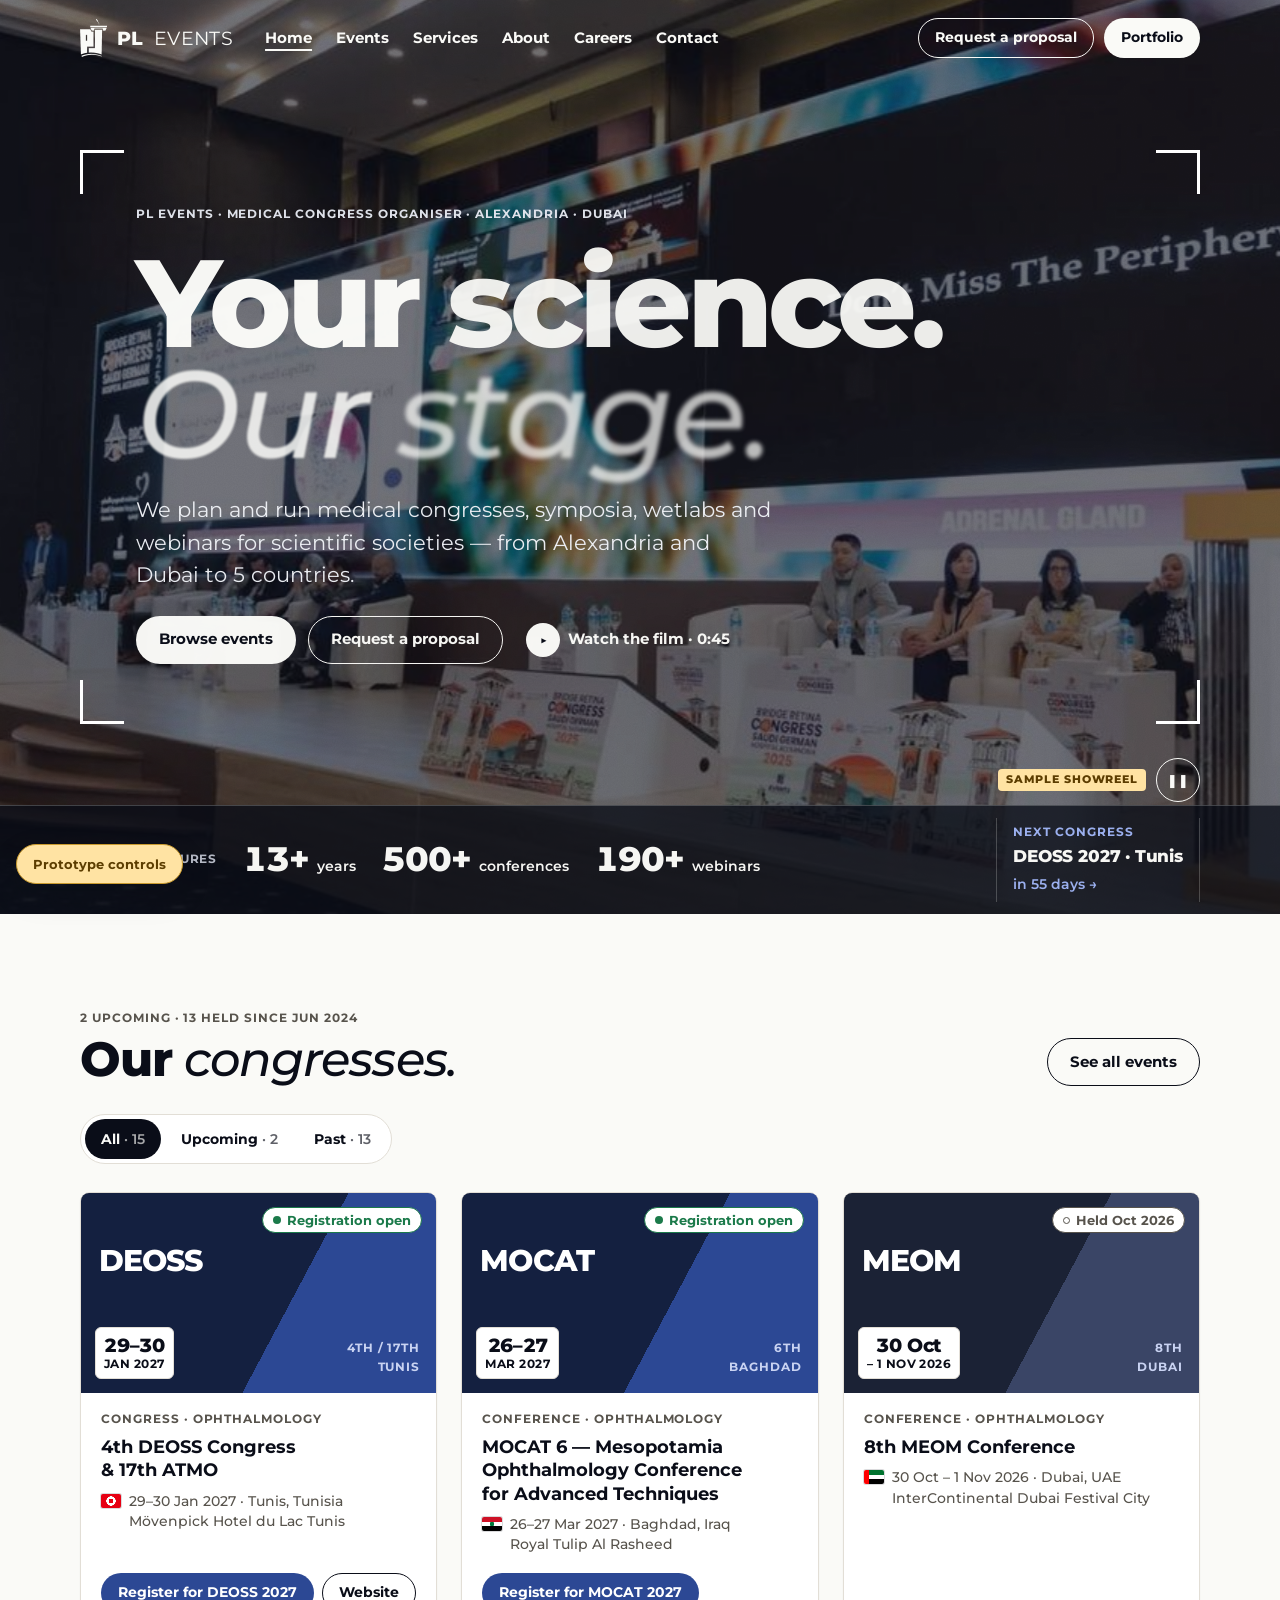
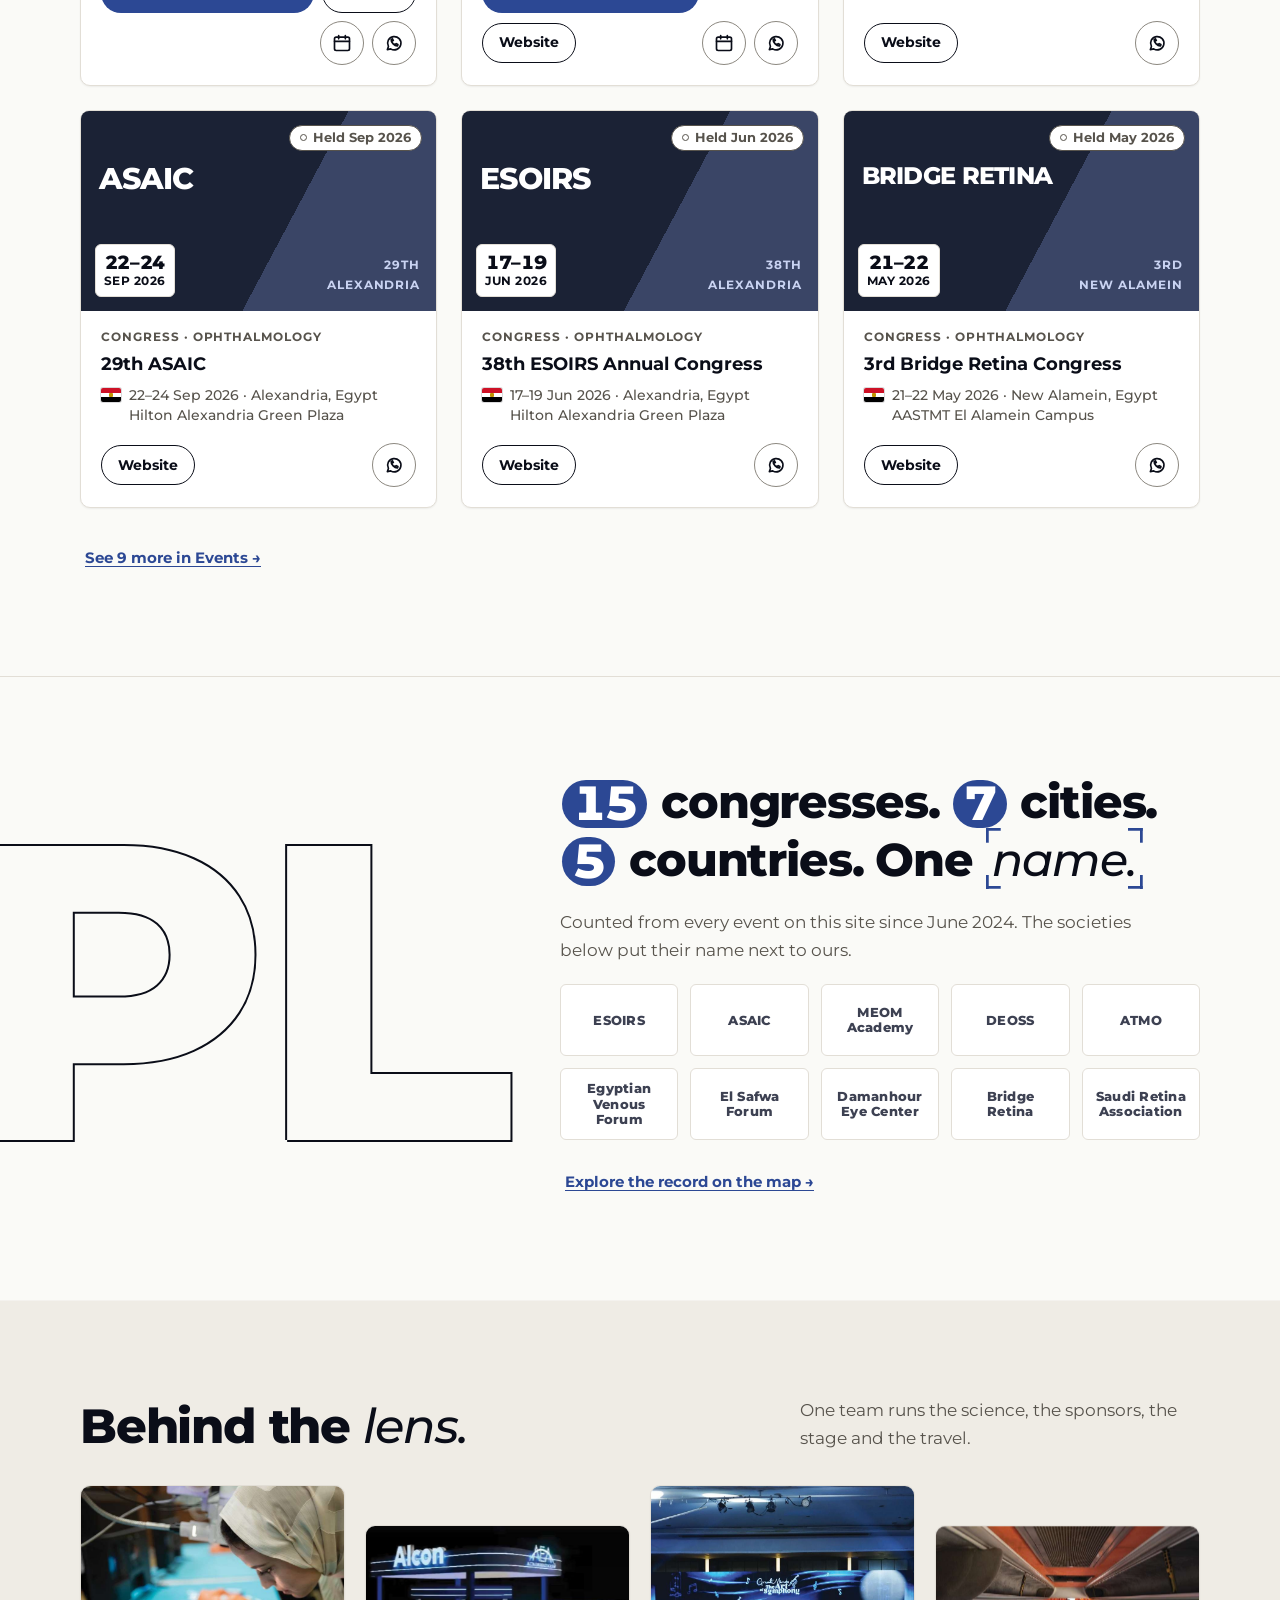
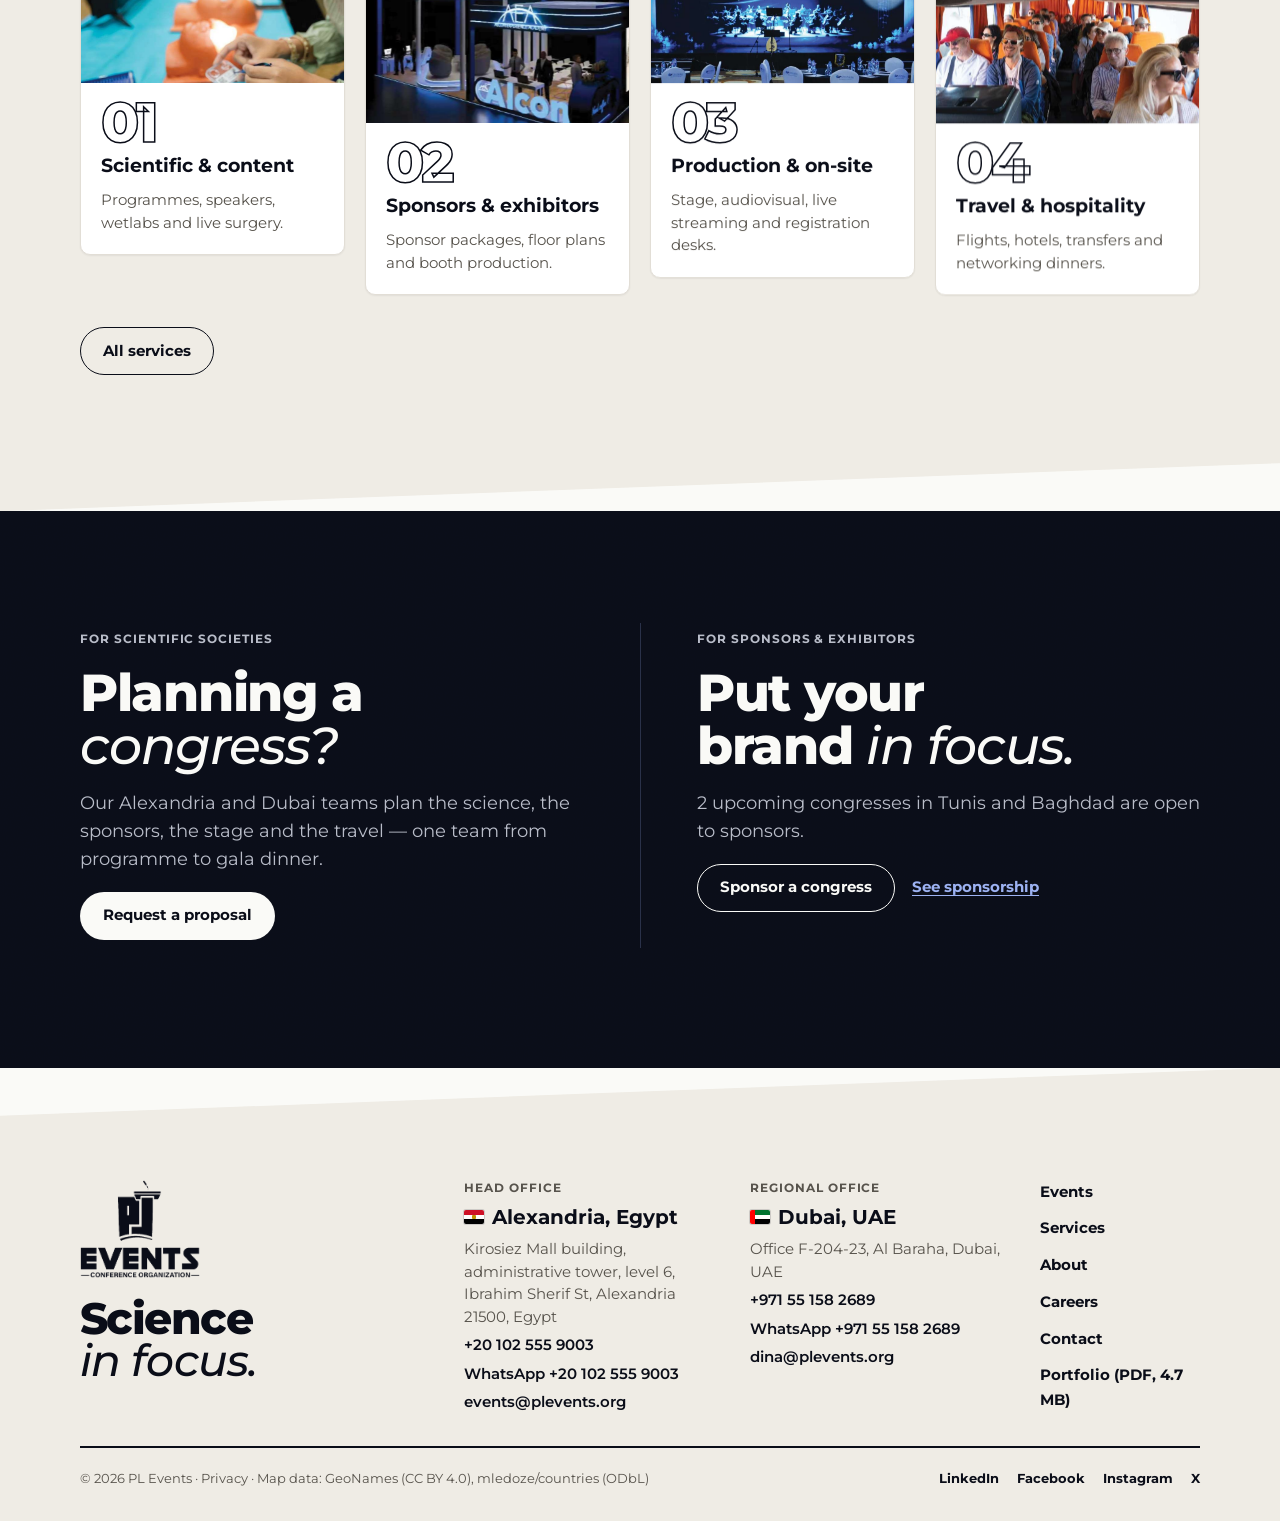
<file: reference/prototype/site/index.html>
<!DOCTYPE html>
<html lang="en">
<head>
<meta charset="utf-8">
<link rel="icon" href="data:,">
<meta name="viewport" content="width=device-width, initial-scale=1">
<title>PL Events — Prototype v1</title>
<meta name="description" content="PL Events plans and runs medical congresses, symposia, wetlabs and webinars for scientific societies, from Alexandria and Dubai.">
<link rel="preconnect" href="https://fonts.googleapis.com">
<link rel="preconnect" href="https://fonts.gstatic.com" crossorigin>
<link rel="stylesheet" href="https://fonts.googleapis.com/css2?family=Montserrat:ital,wght@0,400;0,500;0,600;0,700;0,800;1,500&display=swap">
<style>
.pl{--paper:#FAFAF7;--sand:#EFECE5;--surface:#FFFFFF;--line:#E2DED6;--cb:#8C8880;--ink:#0A0D18;--ink2:#161C30;--navy:#142040;--blue:#2C4894;--blueh:#233A78;--bsoft:#E6EBF7;--boi:#9DB2F2;--mut:#57534C;--oi:#FAFAF7;--oim:#B9BDC9;--live:#C62828;--liveoi:#E24C4C;--open:#1B7A4A;--soon:#8A5A00;
font-family:"Montserrat","Segoe UI",system-ui,sans-serif;color:var(--ink);background:var(--paper);-webkit-font-smoothing:antialiased;overflow:hidden;font-size:17px;line-height:1.65}
.pl *{box-sizing:border-box}
.pl a{color:inherit}
.pl h1,.pl h2,.pl h3,.pl h4,.pl p{margin:0}
.wrap{max-width:1200px;margin:0 auto;padding:0 40px}
.m .wrap{padding:0 20px}
.lab{font-size:12px;line-height:1.4;font-weight:700;letter-spacing:.08em;text-transform:uppercase}
.em{font-style:italic;font-weight:500;letter-spacing:-.02em}
.num{font-variant-numeric:tabular-nums;font-weight:800;letter-spacing:-.03em;line-height:1}
.mut{color:var(--mut)}
.ink{background:var(--ink);color:var(--oi)}
.ink .mut{color:var(--oim)}
.sand{background:var(--sand)}
.btn{font:inherit;font-size:15px;font-weight:700;line-height:1.25;display:inline-flex;align-items:center;justify-content:center;gap:8px;min-height:48px;padding:0 22px;border-radius:999px;border:1.5px solid transparent;text-decoration:none;cursor:pointer;text-align:center;white-space:nowrap}
.pl .bp{background:var(--blue);color:#fff}
.pl .bp:hover{background:var(--blueh)}
.pl .bs{background:transparent;color:var(--ink);border-color:var(--ink)}
.pl .bw{background:var(--oi);color:var(--ink)}
.pl .bso{background:transparent;color:var(--oi);border-color:var(--oi)}
.pl .bg{background:transparent;color:var(--blue);padding:0 4px;text-decoration:underline;text-underline-offset:3px;min-height:44px}
.pl .ink .bg{color:var(--boi)}
.sm{min-height:40px;padding:0 16px;font-size:14px}
.ic{width:44px;min-height:44px;padding:0}
.pl .btn:focus-visible,.pl button:focus-visible,.pl select:focus-visible,.pl input:focus-visible{outline:3px solid var(--blue);outline-offset:2px}
.ink .btn:focus-visible,.ink button:focus-visible,.ink select:focus-visible{outline-color:var(--boi)}
.badge{display:inline-flex;align-items:center;gap:6px;min-height:26px;padding:0 10px;border-radius:999px;font-size:13px;font-weight:700;white-space:nowrap;border:1.5px solid currentColor;background:var(--surface);line-height:1}
.badge i{width:8px;height:8px;border-radius:50%;background:currentColor;display:inline-block}
.b-live{background:var(--live);border-color:var(--live);color:#fff}
.b-open{color:var(--open)}
.b-soon{color:var(--soon)}
.b-past{color:var(--mut)}
.b-past i{background:transparent;border:1.5px solid currentColor;width:7px;height:7px}
.date{display:inline-flex;flex-direction:column;align-items:center;justify-content:center;min-width:76px;padding:8px 8px;border-radius:6px;background:var(--surface);border:1.5px solid var(--line);color:var(--ink);text-align:center;line-height:1.1}
.date b{font-size:19px;font-weight:800;letter-spacing:-.02em;font-variant-numeric:tabular-nums}
.date span{font-size:12px;font-weight:700;letter-spacing:.04em;text-transform:uppercase}
.card{display:flex;flex-direction:column;background:var(--surface);border:1.5px solid var(--line);border-radius:10px;box-shadow:0 1px 2px rgba(10,13,24,.06);min-width:0;position:relative}
.poster{position:relative;aspect-ratio:16/9;border-radius:8px 8px 0 0;overflow:hidden;background:linear-gradient(118deg,#142040 0 58%,#2C4894 58% 100%);color:#fff}
.poster.past{background:linear-gradient(118deg,#1B2235 0 58%,#3A4566 58% 100%)}
.pw{position:absolute;left:18px;top:16px;right:18px;font-weight:800;font-size:30px;line-height:.95;letter-spacing:-.03em;text-transform:uppercase;overflow-wrap:anywhere}
.pe{position:absolute;right:16px;bottom:16px;font-size:12px;font-weight:700;letter-spacing:.08em;text-transform:uppercase;color:#C9D3F2;text-align:right;max-width:55%}
.poster .date{position:absolute;left:14px;bottom:14px}
.poster .badge{position:absolute;right:14px;top:14px}
.cb{display:flex;flex-direction:column;gap:8px;padding:18px 20px 20px;flex-grow:1}
.ct{font-size:18px;line-height:1.3;font-weight:700;overflow-wrap:anywhere;text-wrap:balance}
.cm{font-size:14px;line-height:1.45;font-weight:500;color:var(--mut);overflow-wrap:anywhere}
.ca{display:flex;flex-wrap:wrap;gap:8px;align-items:center;margin-top:auto;padding-top:10px}
.save{font:inherit;width:44px;min-height:44px;border-radius:999px;border:1.5px solid var(--cb);background:var(--surface);color:var(--ink);cursor:pointer;display:inline-flex;align-items:center;justify-content:center;margin-left:auto}
.save.on{background:var(--blue);border-color:var(--blue);color:#fff}
.vf{position:relative}
.vf::before{content:"";position:absolute;inset:-10px;pointer-events:none;color:var(--ink);z-index:2;background:linear-gradient(currentColor,currentColor) top left/24px 3px no-repeat,linear-gradient(currentColor,currentColor) top left/3px 24px no-repeat,linear-gradient(currentColor,currentColor) top right/24px 3px no-repeat,linear-gradient(currentColor,currentColor) top right/3px 24px no-repeat,linear-gradient(currentColor,currentColor) bottom left/24px 3px no-repeat,linear-gradient(currentColor,currentColor) bottom left/3px 24px no-repeat,linear-gradient(currentColor,currentColor) bottom right/24px 3px no-repeat,linear-gradient(currentColor,currentColor) bottom right/3px 24px no-repeat}
.vfw::before{color:#fff;inset:0;background-size:44px 3px,3px 44px,44px 3px,3px 44px,44px 3px,3px 44px,44px 3px,3px 44px}
.vfoi::before{color:var(--oi)}
.tabs{display:inline-flex;gap:4px;padding:4px;border-radius:999px;background:var(--surface);border:1.5px solid var(--line);flex-wrap:wrap}
.tab{font:inherit;font-size:14px;font-weight:700;min-height:40px;padding:0 16px;border:none;border-radius:999px;background:transparent;color:var(--ink);cursor:pointer;white-space:nowrap}
.tab.on{background:var(--ink);color:var(--oi)}
.tab .n{opacity:.65;font-weight:600}
.chip{font:inherit;display:inline-flex;align-items:center;gap:8px;min-height:36px;padding:0 6px 0 14px;border-radius:999px;border:1.5px solid var(--blue);background:var(--bsoft);color:var(--blue);font-size:13px;font-weight:700;cursor:pointer}
.chip .x{width:24px;height:24px;border-radius:50%;background:var(--blue);color:#fff;display:inline-flex;align-items:center;justify-content:center}
.choice{font:inherit;display:inline-flex;align-items:center;gap:8px;min-height:44px;padding:0 16px;border-radius:999px;border:1.5px solid var(--ink);background:var(--surface);color:var(--ink);font-size:14px;font-weight:700;cursor:pointer;white-space:nowrap}
.choice.on{background:var(--ink);color:var(--oi)}
.ink .choice{border-color:#5A6178;background:transparent;color:var(--oi)}
.ink .choice.on{background:var(--oi);color:var(--ink);border-color:var(--oi)}
.fld{display:flex;flex-direction:column;gap:6px;min-width:0}
.fl{font-size:13px;font-weight:700}
.sel,.inp{font:inherit;font-size:16px;font-weight:500;min-height:48px;padding:0 14px;border-radius:10px;border:1.5px solid var(--cb);background:var(--surface);color:var(--ink);width:100%}
.ink .sel{background:var(--ink2);color:var(--oi);border-color:#5A6178}
.search{border-radius:999px;padding-left:44px}
.flag{display:inline-block;width:20px;height:14px;border-radius:2px;vertical-align:-2px;box-shadow:0 0 0 1px rgba(10,13,24,.15);flex-shrink:0}
.f-EG{background:radial-gradient(circle,#C09300 0 2px,transparent 2.5px),linear-gradient(#CE1126 0 33.3%,#fff 33.3% 66.6%,#000 66.6%)}
.f-IQ{background:radial-gradient(circle,#007A3D 0 2px,transparent 2.5px),linear-gradient(#CE1126 0 33.3%,#fff 33.3% 66.6%,#000 66.6%)}
.f-AE{background:linear-gradient(90deg,#FF0000 0 26%,transparent 26%),linear-gradient(#00732F 0 33.3%,#fff 33.3% 66.6%,#000 66.6%)}
.f-SA{background:linear-gradient(transparent 60%,#fff 60% 66%,transparent 66%) 30% 0/40% 100% no-repeat,#006C35}
.f-TN{background:radial-gradient(circle,#E70013 0 2.2px,#fff 2.4px 4.6px,transparent 4.8px),#E70013}
.smp{display:inline-flex;align-items:center;min-height:22px;padding:0 8px;border-radius:4px;background:#FFE3A3;color:#5C3D00;font-size:11px;font-weight:800;letter-spacing:.08em;text-transform:uppercase;line-height:1}
.nosmp .smp{display:none}
.out{color:transparent;-webkit-text-stroke:2px var(--ink);font-weight:800;letter-spacing:-.06em;line-height:.78}
.cutb{clip-path:polygon(0 0,100% 0,100% calc(100% - 48px),0 100%)}
.cutt{clip-path:polygon(0 48px,100% 0,100% 100%,0 100%)}
.m .cutb{clip-path:polygon(0 0,100% 0,100% calc(100% - 24px),0 100%)}
.m .cutt{clip-path:polygon(0 24px,100% 0,100% 100%,0 100%)}
.wm{display:inline-flex;align-items:center;gap:10px;text-decoration:none;font-size:19px;letter-spacing:.02em;line-height:1}
.wm b{font-weight:800}
.wm span{font-weight:400}
.nav a{text-decoration:none;font-weight:700;font-size:15px}
.nav a:hover{text-decoration:underline;text-underline-offset:4px}
.tile{display:flex;align-items:center;justify-content:center;min-height:72px;padding:10px 12px;border-radius:6px;border:1.5px solid var(--line);background:var(--surface);font-weight:800;font-size:15px;letter-spacing:.02em;text-align:center;line-height:1.2;color:#3D4152}
.ink .tile{background:var(--ink2);border-color:#2A3149;color:var(--oim)}
.foot a{text-decoration:none}
.foot a:hover{text-decoration:underline}
.photo{display:block;width:100%;object-fit:cover}
.mapbg{background-color:var(--navy);background-repeat:no-repeat}
.sheet{box-shadow:0 12px 32px rgba(10,13,24,.14)}
.erow{display:grid;grid-template-columns:150px minmax(0,1fr) 210px 150px auto;gap:20px;align-items:center;padding:16px 0;border-top:1.5px solid var(--line)}
.m .erow{grid-template-columns:minmax(0,1fr) auto;gap:10px}

html,body{margin:0;background:#FAFAF7}
html{overflow-x:clip;scroll-behavior:auto}
body{overflow-x:clip}
.pl{overflow:visible;min-height:100vh}
.sr{position:absolute!important;width:1px;height:1px;overflow:hidden;clip:rect(0 0 0 0);white-space:nowrap}
.skip{position:absolute;left:12px;top:-60px;z-index:100;background:var(--ink);color:var(--oi);padding:10px 16px;border-radius:999px;font-weight:700}
.skip:focus{top:12px}
img{max-width:100%}
/* header */
.topbar{position:sticky;top:0;z-index:40}.topbar.fx{position:fixed;left:0;right:0}
.hdr{position:relative;background:var(--paper);border-bottom:1.5px solid var(--line);transition:background-color .2s,border-color .2s,color .2s}
.hdr .in{display:flex;align-items:center;gap:24px;height:76px}
.hdr .nav{display:flex;gap:24px;flex-grow:1;margin-left:8px}
.hdr .nav a[aria-current="page"]{text-decoration:underline;text-underline-offset:6px;text-decoration-thickness:2px}
.hdr .acts{display:flex;gap:10px;align-items:center}
.hdr .mk-w{display:none}
.hdr.over{background:transparent;border-color:transparent;color:var(--oi)}
.hdr.over .mk-w{display:block}.hdr.over .mk-i{display:none}
.pl .hdr.over .bs{color:var(--oi);border-color:var(--oi)}
.pl .hdr.over .bp{background:var(--oi);color:var(--ink)}
.menu-btn{display:none}
@media (max-width:1023px){.hdr .nav,.hdr .acts .bs{display:none}.menu-btn{display:inline-flex}.hdr .in{height:64px;gap:8px}.hdr .wm{flex-grow:1}}
.mmenu{position:fixed;inset:0;z-index:60;background:var(--paper);display:flex;flex-direction:column;padding:16px 20px 28px;gap:6px;overflow:auto}
.mmenu a.l{font-size:28px;font-weight:800;letter-spacing:-.02em;text-decoration:none;padding:10px 0;border-bottom:1.5px solid var(--line)}
.mmenu[hidden]{display:none}
/* live ribbon */
.ribbon{background:var(--paper);border-bottom:1.5px solid var(--line);position:relative;z-index:41}
.ribbon .in{display:flex;align-items:center;gap:12px;flex-wrap:wrap;min-height:44px;padding-top:6px;padding-bottom:6px;font-size:14px;line-height:1.4}
.ldot{width:9px;height:9px;border-radius:50%;background:var(--live);display:inline-block;flex-shrink:0}
.ink .ldot{background:var(--liveoi)}
[data-motion="full"] .ldot,[data-motion="light"] .ldot{animation:pulse 1.2s ease-in-out 3}
@keyframes pulse{50%{opacity:.35}}
/* sections */
.sec{padding:96px 0}
.m-only{display:none}
@media (max-width:767px){.sec{padding:56px 0}.d-only{display:none!important}.m-only{display:revert}}
.h1{font-size:88px;line-height:.92;font-weight:800;letter-spacing:-.035em;text-wrap:balance}
.h2{font-size:48px;line-height:1.08;font-weight:800;letter-spacing:-.025em;text-wrap:balance}
.h3{font-size:28px;line-height:1.2;font-weight:700;letter-spacing:-.015em}
.lead{font-size:20px;line-height:1.55;max-width:62ch}
@media (max-width:767px){.h1{font-size:52px}.h2{font-size:32px}.h3{font-size:22px}.lead{font-size:17px}}
.grid3{display:grid;grid-template-columns:repeat(3,minmax(0,1fr));gap:24px}
@media (max-width:1023px){.grid3{grid-template-columns:repeat(2,minmax(0,1fr))}}
@media (max-width:767px){.grid3{grid-template-columns:minmax(0,1fr);gap:18px}}
.row{display:flex;gap:12px;flex-wrap:wrap;align-items:center}
.sh{display:flex;justify-content:space-between;align-items:flex-end;gap:24px;flex-wrap:wrap}
/* hero */
.hero{position:relative;min-height:calc(100vh - 0px);min-height:max(760px,100svh);overflow:hidden;background:var(--paper);color:var(--oi)}
.hero .media{position:absolute;inset:0}
.iris{position:absolute;border-radius:50%;overflow:hidden;will-change:transform}
.iris-in{position:absolute;will-change:transform}
.still{position:absolute;inset:0;width:100%;height:100%;object-fit:cover;opacity:0;transition:opacity .2s}
.still.on{opacity:1}
.shade{position:absolute;inset:0;background:rgba(10,13,24,.6)}
.hero .copy{position:relative;z-index:3;padding-top:150px;padding-bottom:150px}
.hero h1{font-size:124px;line-height:.9;font-weight:800;letter-spacing:-.045em}
@media (max-width:1023px){.hero h1{font-size:76px}.hero .copy{padding-top:100px;padding-bottom:40px}}
@media (max-width:767px){.hero h1{font-size:60px}.hero{min-height:0}}
.figbar{position:absolute;left:0;right:0;bottom:0;z-index:3;border-top:1.5px solid rgba(250,250,247,.22);background:rgba(10,13,24,.78)}
.figbar .in{display:flex;gap:24px;align-items:center;justify-content:space-between;min-height:92px;flex-wrap:wrap;padding-top:12px;padding-bottom:12px}
@media (max-width:1023px){.figbar{position:relative}}
.brk{position:absolute;inset:0;pointer-events:none}
/* event card extras */
.ic-btn{font:inherit;width:44px;height:44px;min-height:44px;border-radius:999px;border:1.5px solid var(--cb);background:var(--surface);color:var(--ink);display:inline-flex;align-items:center;justify-content:center;cursor:pointer;text-decoration:none;flex-shrink:0}
.ic-btn:hover{border-color:var(--ink)}
.ca .push{margin-left:auto}
.card .badge{position:absolute;right:14px;top:14px;z-index:3}
.card{transition:border-color .15s}
.card:hover{border-color:var(--cb)}
/* events bar */
.ebar{position:sticky;top:var(--top,76px);z-index:30;background:var(--paper);border-top:1.5px solid var(--ink);border-bottom:1.5px solid var(--ink)}
.ebar .in{display:flex;flex-direction:column;gap:14px;padding-top:14px;padding-bottom:14px}
.frow{display:grid;grid-template-columns:repeat(4,minmax(0,1fr)) auto;gap:12px;align-items:end}
@media (max-width:1023px){.frow{display:none}}
.sbox{position:relative;flex:1 1 260px;display:block}
.sbox svg{position:absolute;left:16px;top:15px}
.vf-float{position:absolute;left:0;top:0;pointer-events:none;z-index:5;color:var(--ink)}
.vf-float::before{content:"";position:absolute;inset:-10px;background:linear-gradient(currentColor,currentColor) top left/24px 3px no-repeat,linear-gradient(currentColor,currentColor) top left/3px 24px no-repeat,linear-gradient(currentColor,currentColor) top right/24px 3px no-repeat,linear-gradient(currentColor,currentColor) top right/3px 24px no-repeat,linear-gradient(currentColor,currentColor) bottom left/24px 3px no-repeat,linear-gradient(currentColor,currentColor) bottom left/3px 24px no-repeat,linear-gradient(currentColor,currentColor) bottom right/24px 3px no-repeat,linear-gradient(currentColor,currentColor) bottom right/3px 24px no-repeat}
[data-motion="reduced"] .vf-float{display:none}
.results{position:relative}
/* sheet */
.backdrop{position:fixed;inset:0;z-index:70;background:rgba(10,13,24,.45);opacity:0;transition:opacity .2s}
.sheetp{position:fixed;left:0;right:0;bottom:0;z-index:71;background:var(--paper);border-radius:18px 18px 0 0;padding:20px 20px 24px;display:flex;flex-direction:column;gap:14px;max-height:88vh;overflow:auto;transform:translateY(100%);transition:transform .3s cubic-bezier(.22,1,.36,1);box-shadow:0 12px 32px rgba(10,13,24,.14)}
.sheet-open .backdrop{opacity:1}.sheet-open .sheetp{transform:none}
[data-motion="reduced"] .sheetp{transition:opacity .15s;transform:none;opacity:0}
[data-motion="reduced"] .sheet-open .sheetp{opacity:1}
/* modal */
.modal{position:fixed;inset:0;z-index:80;display:flex;align-items:center;justify-content:center;background:rgba(0,0,0,.82);padding:24px}
.modal[hidden]{display:none}
.modal .box{width:min(960px,100%);background:#000;border-radius:12px;padding:16px;color:#fff;display:flex;flex-direction:column;gap:12px}
/* map */
.map{position:relative;border-radius:10px;overflow:hidden;background:var(--navy)}
.map svg{display:block;width:100%;height:auto}
.arc{fill:none;stroke:#9DB2F2;stroke-width:1.6;stroke-linecap:round}
.pin text{font-family:Montserrat,sans-serif}
.story{display:grid;grid-template-columns:repeat(12,minmax(0,1fr));gap:32px;align-items:start}
.story .mapcol{grid-column:span 8}.story .side{grid-column:span 4}
@media (max-width:1023px){.story{display:flex;flex-direction:column;gap:20px}}
.chips{display:flex;gap:8px;flex-wrap:wrap}
@media (max-width:767px){.chips{flex-wrap:nowrap;overflow-x:auto;padding-bottom:4px;margin-right:-20px;padding-right:20px}}
/* forms */
.form{display:grid;grid-template-columns:repeat(2,minmax(0,1fr));gap:16px}
.form .full{grid-column:1/-1}
@media (max-width:767px){.form{grid-template-columns:minmax(0,1fr)}}
textarea.inp{min-height:140px;padding:12px 14px;resize:vertical}
.note{padding:14px 18px;border-radius:10px;background:var(--bsoft);color:var(--ink);font-size:15px;font-weight:600}
/* prototype controls */
.pc-btn{position:fixed;left:16px;bottom:16px;z-index:90;font:700 13px/1 Montserrat,sans-serif;background:#FFE3A3;color:#5C3D00;border:1.5px solid #C99A2E;border-radius:999px;min-height:40px;padding:0 16px;cursor:pointer;box-shadow:0 12px 32px rgba(10,13,24,.14)}
.pc{position:fixed;left:16px;bottom:64px;z-index:91;width:min(380px,calc(100vw - 32px));max-height:72vh;overflow:auto;background:#FFFBEF;border:1.5px solid #C99A2E;border-radius:14px;padding:16px;font-size:14px;line-height:1.45;box-shadow:0 12px 32px rgba(10,13,24,.2);display:flex;flex-direction:column;gap:12px}
.pc[hidden]{display:none}
.pc h3{font-size:14px;margin:0;text-transform:uppercase;letter-spacing:.08em}
.pc .sel{min-height:40px;font-size:14px}
.pc label.ck{display:flex;gap:8px;align-items:flex-start;font-size:13px}
.pc .evlist{display:flex;flex-direction:column;gap:6px;max-height:200px;overflow:auto;border:1px solid #E7D7A8;border-radius:8px;padding:8px;background:#fff}
/* page enter */
main:focus{outline:none}
.ev-hero{background:var(--ink);color:var(--oi)}
.dl{margin:0;display:grid;grid-template-columns:auto minmax(0,1fr);gap:10px 18px;font-size:15px;line-height:1.45}
.dl dt{color:var(--mut);font-weight:600}.ink .dl dt{color:var(--oim)}
.dl dd{margin:0;font-weight:700}
.svc{display:grid;grid-template-columns:repeat(12,minmax(0,1fr));gap:32px;align-items:center;padding:48px 0;border-top:1.5px solid var(--line)}
.svc .ph{grid-column:span 5}.svc .tx{grid-column:span 7}
@media (max-width:767px){.svc{display:flex;flex-direction:column;align-items:stretch;gap:18px;padding:32px 0}}
.svc ul{margin:0;padding-left:20px;display:flex;flex-direction:column;gap:6px;font-size:17px}
.split{display:grid;grid-template-columns:repeat(2,minmax(0,1fr))}
.split > div{padding:80px 40px}
.split .r{clip-path:polygon(56px 0,100% 0,100% 100%,0 100%);margin-left:-56px;padding-left:96px}
@media (max-width:767px){.split{display:flex;flex-direction:column}.split > div{padding:44px 20px}.split .r{clip-path:none;margin-left:0;padding-left:20px}}

[data-motion="reduced"] .hdr,[data-motion="reduced"] .still{transition:none}
.flag{background:#B9B6AE}
.f-JO{background:linear-gradient(90deg,#CE1126 0 30%,transparent 30%),linear-gradient(#000 0 33.3%,#fff 33.3% 66.6%,#007A3D 66.6%)}
.f-EG{background:radial-gradient(circle,#C09300 0 2px,transparent 2.5px),linear-gradient(#CE1126 0 33.3%,#fff 33.3% 66.6%,#000 66.6%)}
.f-IQ{background:radial-gradient(circle,#007A3D 0 2px,transparent 2.5px),linear-gradient(#CE1126 0 33.3%,#fff 33.3% 66.6%,#000 66.6%)}
.f-AE{background:linear-gradient(90deg,#FF0000 0 26%,transparent 26%),linear-gradient(#00732F 0 33.3%,#fff 33.3% 66.6%,#000 66.6%)}
.f-SA{background:linear-gradient(transparent 60%,#fff 60% 66%,transparent 66%) 30% 0/40% 100% no-repeat,#006C35}
.f-TN{background:radial-gradient(circle,#E70013 0 2.2px,#fff 2.4px 4.6px,transparent 4.8px),#E70013}
.erow{grid-template-columns:200px minmax(0,1fr) 210px 170px auto}
@media (max-width:1023px){
 main [style*="grid-template-columns:repeat(12"],footer [style*="grid-template-columns:repeat(12"]{display:flex!important;flex-direction:column;align-items:stretch!important;gap:28px!important}
 main [style*="grid-column:8"]{grid-column:auto!important}
 .svc4,.pl-tiles,.sp-tiles{grid-template-columns:repeat(2,minmax(0,1fr))!important}
 .svc4 > *{margin-top:0!important}
 .hero .copy #heroFrame{padding:36px 24px 32px!important}
}
@media (max-width:767px){
 .wrap{padding:0 20px}
 .fg-r{grid-template-columns:minmax(0,1fr)!important}
 .fg-r .num{font-size:56px!important}
 .svc4{grid-template-columns:minmax(0,1fr)!important}
 .ab-int p{font-size:17px}
 .sp-h{font-size:32px!important}
 #helpPanel{padding:22px!important;min-height:0!important}
 .hero .copy{padding-top:96px}
 .hero .row .btn{width:100%}
 .figbar .in{flex-direction:column;align-items:flex-start}
 .erow{grid-template-columns:minmax(0,1fr) auto}
 .ca .btn{flex:1 1 auto}
 .cutb{clip-path:polygon(0 0,100% 0,100% calc(100% - 24px),0 100%)}.cutt{clip-path:polygon(0 24px,100% 0,100% 100%,0 100%)}
 footer.foot{padding:64px 0 28px!important}
 .pc{bottom:64px}
}
.backdrop{visibility:hidden;pointer-events:none}
.sheetp{visibility:hidden;transition:transform .3s cubic-bezier(.22,1,.36,1),visibility 0s .3s}
.sheet-open .backdrop{visibility:visible;pointer-events:auto}
.sheet-open .sheetp{visibility:visible;transition:transform .3s cubic-bezier(.22,1,.36,1)}
@media (min-width:1024px){#sheet{display:none}}
.pw{top:54px}
.pw.long{font-size:24px}

.h1xl{font-size:112px;line-height:.9;max-width:1100px}
.h2xl{font-size:64px;line-height:1.02}.h2xxl{font-size:72px;line-height:.98}.h2l{font-size:52px;line-height:1.02}
.h1ev{font-size:64px;line-height:1}.nmh{font-size:46px}
.of-c{font-size:56px;line-height:1;font-weight:800;letter-spacing:-.035em;display:flex;align-items:center;gap:14px}
@media (max-width:1023px){.h1xl{font-size:76px}.h2xl,.h2xxl{font-size:48px}}
@media (max-width:767px){.h1xl{font-size:48px}.h2xl,.h2xxl,.h2l{font-size:34px}.h1ev{font-size:38px}.nmh{font-size:30px}.of-c{font-size:36px}}

@media (max-width:767px){.hero .copy p{font-size:17px!important}.pc-btn{min-height:34px;font-size:12px;left:8px;bottom:8px}}

/* Lenis recommended CSS + stable pinned height */
html.lenis,html.lenis body{height:auto}
.lenis.lenis-smooth{scroll-behavior:auto!important}
.lenis.lenis-stopped{overflow:hidden}

.ctag > .ctacol{padding-right:56px!important}
@media (max-width:767px){.ctag{grid-template-columns:minmax(0,1fr)!important}.ctag > .ctacol{padding-right:0!important}.ctar{border-left:0!important;padding-left:0!important;border-top:1.5px solid #2A3149;margin-top:40px;padding-top:32px}}

/* About v1.3: sticky map + scrolling chapters */
.story2{display:grid;grid-template-columns:repeat(12,minmax(0,1fr));gap:48px;align-items:start}
.story2 .mapcol{grid-column:span 7;align-self:stretch}
.story2 .steps{grid-column:span 5}
.stick{position:sticky;top:calc(var(--top,76px) + 40px)}
.step{min-height:72vh;display:flex;flex-direction:column;justify-content:center;gap:16px;padding:48px 0;border-top:1.5px solid #2A3149;opacity:.45;transition:opacity .3s}
.step.on,.step:first-child{opacity:1}
.stepx{min-height:80vh}
[data-motion="reduced"] .step{transition:none}
@media (max-width:1023px){.story2{display:flex;flex-direction:column;gap:20px}.stick{position:static}.step{min-height:0;padding:0;border:0;opacity:1}}
/* About H1 highlights */
.hl-city{position:relative;display:inline-block;padding:0 .12em;margin:0 .04em}
.hl-city::before{content:"";position:absolute;inset:-.06em -.02em -.02em;pointer-events:none;color:var(--blue);background:linear-gradient(currentColor,currentColor) top left/.32em .06em no-repeat,linear-gradient(currentColor,currentColor) top left/.06em .32em no-repeat,linear-gradient(currentColor,currentColor) top right/.32em .06em no-repeat,linear-gradient(currentColor,currentColor) top right/.06em .32em no-repeat,linear-gradient(currentColor,currentColor) bottom left/.32em .06em no-repeat,linear-gradient(currentColor,currentColor) bottom left/.06em .32em no-repeat,linear-gradient(currentColor,currentColor) bottom right/.32em .06em no-repeat,linear-gradient(currentColor,currentColor) bottom right/.06em .32em no-repeat}
.hl-num{display:inline-flex;align-items:center;justify-content:center;font-size:1.35em;line-height:.8;color:#fff;background:var(--blue);border-radius:999px;min-width:1em;height:1em;padding:.08em .22em .1em;vertical-align:-.1em;font-variant-numeric:tabular-nums;letter-spacing:-.04em}
/* Home stats line: numbers in brand blue, the rest ink */
.hn{color:var(--blue);font-variant-numeric:tabular-nums}
.nmh{font-size:46px}
@media (max-width:767px){.nmh{font-size:30px}}
/* header stays sticky: its wrapper must not be its own short containing block */
#shell{display:contents}
#heroH1{max-width:1100px}

/* giant PL outline: hide the variable font's overlapping contours (fill paints over the inner half of the stroke) */
.pl-out{color:var(--paper)!important;-webkit-text-stroke-width:4px!important;paint-order:stroke fill}

/* focus set: numbers in blue pills + viewfinder on one word (Home stats + About H1) */
.nmh{line-height:1.25!important}
.nmh .hl-num{font-size:1.05em;vertical-align:-.04em;margin:0 .04em}
.hl-city::before{transition:transform .6s cubic-bezier(.22,1,.36,1),opacity .6s}
.focus-set.pre .hl-city::before{transform:scale(1.18);opacity:0}
[data-motion="reduced"] .hl-city::before{transition:none}

/* ===== v1.6 ===== */
/* film grain (static, from the portfolio cover) */
.grain,.ink{position:relative}
.grain::after,.ink::after{content:"";position:absolute;inset:0;pointer-events:none;z-index:2;opacity:.09;mix-blend-mode:overlay;background-image:url("data:image/svg+xml,%3Csvg xmlns='http://www.w3.org/2000/svg' width='160' height='160'%3E%3Cfilter id='n'%3E%3CfeTurbulence type='fractalNoise' baseFrequency='.9' numOctaves='2' stitchTiles='stitch'/%3E%3CfeColorMatrix values='0 0 0 0 1 0 0 0 0 1 0 0 0 0 1 0 0 0 .9 0'/%3E%3C/filter%3E%3Crect width='100%25' height='100%25' filter='url(%23n)'/%3E%3C/svg%3E")}
.ink > *{position:relative;z-index:3}
.hero .media.grain::after{z-index:1}
/* Ken Burns on the showreel stills (Full only; pauses with the Pause button) */
@keyframes kb{from{transform:scale(1)}to{transform:scale(1.07)}}
[data-motion="full"] .still.on{animation:kb 7s ease-out forwards}
.hero.paused .still{animation-play-state:paused}
#heroH1 .w{display:inline-block}
/* next congress strip */
.nextc{display:flex;flex-direction:column;gap:2px;text-decoration:none;color:var(--oi);padding:8px 18px;border-left:1.5px solid rgba(250,250,247,.22);border-right:1.5px solid rgba(250,250,247,.22)}
.nextc .nc-n{font-size:17px;font-weight:800;letter-spacing:-.01em}
.nextc .nc-d{font-size:14px;font-weight:600;color:var(--boi)}
.nextc:hover .nc-n{text-decoration:underline;text-underline-offset:4px}
/* card hover: light sweep across the poster diagonal (desktop, not reduced) */
.poster .pw,.poster .pe,.poster .date{z-index:2}
.poster::after{content:"";position:absolute;inset:0;z-index:1;pointer-events:none;background:linear-gradient(118deg,transparent 35%,rgba(255,255,255,.16) 50%,transparent 65%);transform:translateX(-110%);transition:transform .7s cubic-bezier(.22,1,.36,1)}
@media (hover:hover) and (pointer:fine){[data-motion="full"] .card:hover .poster::after{transform:translateX(110%)}}
/* services sticky stack */
.svcstack{display:grid;grid-template-columns:repeat(12,minmax(0,1fr));gap:56px;align-items:start}
.svc-photos{grid-column:span 6;align-self:stretch}
.svc-steps{grid-column:span 6}
.svc-frame{aspect-ratio:4/3;border-radius:12px;overflow:hidden;background:var(--ink)}
.svc-ph{position:absolute;inset:0;width:100%;height:100%;object-fit:cover;opacity:0;transition:opacity .5s ease}
.svc-ph.on{opacity:1}
.svc-count{position:absolute;left:16px;bottom:14px;z-index:3;color:#fff;background:rgba(10,13,24,.6);padding:6px 10px;border-radius:6px}
.svc-step{min-height:72vh;display:flex;flex-direction:column;justify-content:center;gap:14px;border-top:1.5px solid var(--line);opacity:.4;transition:opacity .3s}
.svc-step.on,.svc-step:first-child{opacity:1}
.svc-step ul{margin:0;padding-left:20px;display:flex;flex-direction:column;gap:6px;font-size:17px}
[data-motion="reduced"] .svc-ph,[data-motion="reduced"] .svc-step{transition:none}
/* event mini map */
.evmap{border:1.5px solid #2A3149}
/* page transitions in the build (cross-document View Transitions; ignored where unsupported) */
@view-transition{navigation:auto}
@media (prefers-reduced-motion:reduce){@view-transition{navigation:none}}
/* mobile hero: shorter */
@media (max-width:767px){
 .hero .copy{padding-top:84px!important;padding-bottom:24px!important}
 .hero .hsub{font-size:16px!important;line-height:1.5!important}
 #heroFrame{gap:16px!important;padding:28px 20px 26px!important}
 .hero .row.hfade{gap:8px}
 .hero .row.hfade .btn[data-act="film"]{width:auto!important;min-height:40px}
 .figbar .in{flex-direction:row!important;flex-wrap:wrap;gap:12px!important;align-items:center!important;min-height:0;padding-top:12px;padding-bottom:12px}
 .figs-row{gap:16px!important}
 .figs-row .num{font-size:24px!important}
 .nextc{border:0;padding:0;width:100%}
}
.hero .media.grain{position:absolute}
.stick.grain{position:sticky}
@media (max-width:1023px){.stick.grain{position:relative}}
.hero .copy{padding-bottom:190px}
@media (max-width:767px){
 .hero .copy > #heroFrame > .lab.hfade{display:none}
 .hero h1{font-size:50px!important}
 .hero .row.hfade{display:grid!important;grid-template-columns:1fr 1fr;gap:8px}
 .hero .row.hfade .btn{width:100%!important;min-height:44px;font-size:14px;padding:0 10px}
 .hero .row.hfade .btn[data-act="film"]{grid-column:1/-1;justify-self:start;padding:0}
 .hero .copy{padding-bottom:16px!important}
}
.figs-row{gap:26px!important}
.figbar .in{flex-wrap:nowrap}
.nextc{margin-left:auto;padding:6px 16px}
.figbar .btn.ic{width:44px!important;flex:0 0 44px}
@media (max-width:1023px){.figbar .in{flex-wrap:wrap}.nextc{margin-left:0}}
.hero-ctrl{position:absolute;right:max(40px,calc((100vw - 1200px)/2 + 40px));bottom:112px;z-index:4;gap:10px}
.figbar .in{flex-wrap:nowrap}
@media (max-width:1023px){.hero-ctrl{position:relative;right:auto;bottom:auto;padding:12px 20px;background:rgba(10,13,24,.8)}}
.hero-ctrl .btn.ic{width:44px!important;flex:0 0 44px}

/* v1.7 — Services zigzag (photo beside its own service) */
.svc .ph{grid-column:span 6}.svc .tx{grid-column:span 6}
.svc.svc-r .ph{order:2}
.svc{gap:56px;padding:64px 0}
@media (max-width:767px){.svc.svc-r .ph{order:0}.svc{padding:32px 0;gap:18px}}

</style>
</head>
<body>
<div class="pl" id="pl">
<div id="shell"></div>
<main id="main" tabindex="-1"><div class="wrap" style="padding:120px 20px"><p class="lead">Loading PL Events…</p></div></main>
<div id="foot"></div>
<div class="modal" id="film" hidden role="dialog" aria-modal="true" aria-label="PL Events — the film">
<div class="box"><div class="row" style="justify-content:space-between"><strong>PL Events — the film (with sound and captions)</strong><button type="button" class="btn ic bso" data-act="film-close" aria-label="Close the film">✕</button></div>
<div style="aspect-ratio:16/9;border-radius:10px;overflow:hidden;position:relative;background:#111"><img src="assets/av-stage.jpg" alt="" style="width:100%;height:100%;object-fit:cover;opacity:.55"><div style="position:absolute;inset:0;display:flex;flex-direction:column;align-items:center;justify-content:center;gap:10px;text-align:center;padding:20px"><span class="smp">Sample</span><span style="font-size:18px;font-weight:700">The 45-second film plays here once PL sends real congress footage.</span><span style="font-size:14px;color:#B9BDC9">The file loads only when this window opens; captions on by default.</span></div></div>
</div></div>
<button type="button" class="pc-btn" data-pc="toggle" aria-expanded="false" aria-controls="pc">Prototype controls</button>
<div class="pc" id="pc" hidden></div>
</div>
<script src="vendor/gsap.min.js" defer></script>
<script src="vendor/ScrollTrigger.min.js" defer></script>
<script src="vendor/lenis.min.js" defer></script>
<script>
document.addEventListener('DOMContentLoaded', function () {
/* ===== PL data layer (prototype) — mirrors pl-events-core: one JSON in, everything computed ===== */
const PL = { raw: null, removed: new Set(), sampleOn: false, sim: '', showSample: true, motionOverride: 'auto' };
const M3 = ['Jan','Feb','Mar','Apr','May','Jun','Jul','Aug','Sep','Oct','Nov','Dec'];
const MF = ['January','February','March','April','May','June','July','August','September','October','November','December'];
const WORDS = ['zero','one','two','three','four','five','six','seven','eight','nine','ten','eleven','twelve'];
const esc = (s) => String(s == null ? '' : s).replace(/[&<>"']/g, (c) => ({ '&': '&amp;', '<': '&lt;', '>': '&gt;', '"': '&quot;', "'": '&#39;' }[c]));
const uniq = (a) => a.filter((x, i) => a.indexOf(x) === i);
const plural = (n, one, many) => n + ' ' + (n === 1 ? one : (many || one + 's'));

function nowDate() { return PL.sim ? new Date(PL.sim + 'T12:00:00Z') : new Date(); }
function localDay(tz, d) {
  try { return new Intl.DateTimeFormat('en-CA', { timeZone: tz, year: 'numeric', month: '2-digit', day: '2-digit' }).format(d); }
  catch (e) { return d.toISOString().slice(0, 10); }
}
function parts(iso) { const [y, m, d] = iso.split('-').map(Number); return { y, m: m - 1, d }; }
function dayDiff(a, b) { return Math.round((Date.UTC(...ymd(b)) - Date.UTC(...ymd(a))) / 864e5); }
function ymd(iso) { const p = parts(iso); return [p.y, p.m, p.d]; }

function dateText(s, e) {
  const a = parts(s), b = parts(e);
  if (s === e) return a.d + ' ' + M3[a.m] + ' ' + a.y;
  if (a.y === b.y && a.m === b.m) return a.d + '–' + b.d + ' ' + M3[a.m] + ' ' + a.y;
  if (a.y === b.y) return a.d + ' ' + M3[a.m] + ' – ' + b.d + ' ' + M3[b.m] + ' ' + b.y;
  return a.d + ' ' + M3[a.m] + ' ' + a.y + ' – ' + b.d + ' ' + M3[b.m] + ' ' + b.y;
}

/* Build the computed model from the raw JSON. Called after every data change. */
function model() {
  const R = PL.raw, G = R.geo, NOW = nowDate();
  let src = R.events.slice();
  if (PL.sampleOn && R._sample_event) src.push(R._sample_event);
  src = src.filter((e) => e.show_on_site && !PL.removed.has(e.id));
  const evs = src.map((e) => {
    const c = G.countries[e.country] || { name: e.country, tz: 'UTC', centre: [30, 30] };
    const today = localDay(c.tz, NOW);
    const st = today > e.end ? 'past' : today >= e.start ? 'live' : 'upcoming';
    const a = parts(e.start), b = parts(e.end);
    const canReg = st !== 'past' && e.registration === 'open' && /^https?:\/\//.test(e.registration_url || '');
    const badge = st === 'live' ? ['Live now', 'b-live'] : st === 'past' ? ['Held ' + M3[a.m] + ' ' + a.y, 'b-past'] : canReg ? ['Registration open', 'b-open'] : ['Registration opens soon', 'b-soon'];
    const pt = G.cities[e.city] || c.centre;
    const dayN = st === 'live' ? dayDiff(e.start, today) + 1 : 0, dayT = dayDiff(e.start, e.end) + 1;
    return Object.assign({}, e, {
      st, today, year: a.y, monthShort: M3[a.m] + ' ' + a.y, range: dateText(e.start, e.end),
      tileD: e.start === e.end ? String(a.d) : (a.m === b.m ? a.d + '–' + b.d : a.d + ' ' + M3[a.m].slice(0, 3)), tileMY: a.m === b.m || e.start === e.end ? M3[a.m] + ' ' + a.y : '– ' + b.d + ' ' + M3[b.m] + ' ' + b.y,
      countryName: c.name, place: e.city + ', ' + c.name, canReg, badge, lonlat: pt, onCentre: !G.cities[e.city],
      regLabel: 'Register for ' + (e.series === 'Bridge Retina' ? 'BRC' : e.series) + ' ' + a.y,
      specLine: e.type + ' · ' + e.specialties.join(', '), liveDay: st === 'live' ? 'day ' + dayN + ' of ' + dayT : '',
      posterWord: e.series.length > 12 ? e.series.replace(/([a-z])([A-Z])/g, '$1 $2') : e.series, posterEd: e.edition
    });
  }).sort((x, y) => (x.start < y.start ? -1 : 1));
  const live = evs.filter((e) => e.st === 'live'), upcoming = evs.filter((e) => e.st === 'upcoming'), past = evs.filter((e) => e.st === 'past').reverse();
  const countries = uniq(evs.map((e) => e.country)), cities = uniq(evs.map((e) => e.city));
  const first = evs[0];
  return {
    NOW, evs, live, upcoming, past, ordered: live.concat(upcoming, past), countries, cities,
    since: first ? M3[parts(first.start).m] + ' ' + first.year : '—', sinceLong: first ? MF[parts(first.start).m] + ' ' + first.year : '—',
    specs: uniq(evs.reduce((a, e) => a.concat(e.specialties), [])), types: uniq(evs.map((e) => e.type)), years: uniq(evs.map((e) => e.year)),
    cn: (cc) => (G.countries[cc] || { name: cc }).name, word: (n) => WORDS[n] || String(n)
  };
}

/* Map projection shared by hero/story/explorer (equirectangular, same as v0.1 dots). */
const proj = (ll) => [(ll[0] + 14) * 10, (52 - ll[1]) * 10];
function arcPath(a, b) {
  const [x1, y1] = proj(a), [x2, y2] = proj(b); const mx = (x1 + x2) / 2, my = (y1 + y2) / 2, len = Math.hypot(x2 - x1, y2 - y1);
  const lift = Math.max(20, len * 0.3); return 'M' + x1.toFixed(1) + ',' + y1.toFixed(1) + ' Q' + mx.toFixed(1) + ',' + (my - lift).toFixed(1) + ' ' + x2.toFixed(1) + ',' + y2.toFixed(1);
}
/* Google Calendar link (all-day). Downloads (.ics) are blocked inside the artifact frame; the build serves .ics from the plugin. */
function gcalUrl(e) {
  const end = new Date(Date.UTC(...ymd(e.end)) + 864e5).toISOString().slice(0, 10).replace(/-/g, '');
  return 'https://calendar.google.com/calendar/render?action=TEMPLATE&text=' + encodeURIComponent(e.name) + '&dates=' + e.start.replace(/-/g, '') + '/' + end + '&location=' + encodeURIComponent(e.venue + ', ' + e.place) + '&details=' + encodeURIComponent((e.website || '') + ' — organised by PL Events');
}
function waUrl(e) { return 'https://wa.me/?text=' + encodeURIComponent(e.name + ' · ' + e.range + ' · ' + e.place + ' — https://plevents.org/events/' + e.id + '/'); }
function flag(cc, big) { return '<span class="flag f-' + esc(cc) + '" aria-hidden="true"' + (big ? ' style="width:30px;height:21px"' : '') + '></span>'; }

const HEADLINES = [
  { id: 'stage', text: 'Your science.', em: 'Our stage.' },
  { id: 'remember', text: 'Congresses doctors', em: 'remember.' },
  { id: 'meets', text: 'Where medicine', em: 'meets.' },
  { id: 'focus', text: 'Science', em: 'in focus.' }
];
function heroHL() { const o = PL.headline && HEADLINES.find((h) => h.id === PL.headline); return o || PL.raw.company.hero_headline || HEADLINES[0]; }

/* ===== Views: each returns HTML from the computed model. Same section order and class names as the approved hi-fi. ===== */
const I = {
  cal: '<svg width="20" height="20" viewBox="0 0 24 24" aria-hidden="true" fill="none" stroke="currentColor" stroke-width="2" stroke-linecap="round"><rect x="3" y="5" width="18" height="16" rx="2"/><path d="M3 10h18M8 3v4M16 3v4"/></svg>',
  wa: '<svg width="20" height="20" viewBox="0 0 24 24" aria-hidden="true" fill="none" stroke="currentColor" stroke-width="2" stroke-linecap="round" stroke-linejoin="round"><path d="M4 20l1.3-3.9A8 8 0 1 1 8 19z"/><path d="M9 9.5c.5 2 2.5 4 4.5 4.5l1.2-1.2 2 1-.4 1.6c-3.6.4-8.1-4.1-7.7-7.7L10.2 7l1 2z"/></svg>',
  search: '<svg width="18" height="18" viewBox="0 0 20 20" aria-hidden="true"><circle cx="8.5" cy="8.5" r="6" stroke="#57534C" stroke-width="2" fill="none"/><path d="M13 13l5 5" stroke="#57534C" stroke-width="2" stroke-linecap="round"/></svg>',
  menu: '<svg width="20" height="20" viewBox="0 0 20 20" aria-hidden="true"><path d="M3 6h14M3 10h14M3 14h14" stroke="currentColor" stroke-width="2" stroke-linecap="round"/></svg>',
  x: '<svg width="18" height="18" viewBox="0 0 20 20" aria-hidden="true"><path d="M5 5l10 10M15 5L5 15" stroke="currentColor" stroke-width="2" stroke-linecap="round"/></svg>'
};
const words = (s) => esc(s).split(' ').map((w) => '<span class="w">' + w + '</span>').join(' ');
function nextStrip(D) {
  const e = D.live[0] || D.upcoming[0]; if (!e) return '';
  const days = e.st === 'live' ? 0 : dayDiff(e.today, e.start);
  const when = e.st === 'live' ? 'Live now · ' + e.liveDay : days === 1 ? 'tomorrow' : 'in ' + days + ' days';
  return '<a class="nextc" href="#event-' + esc(e.id) + '"><span class="lab" style="color:' + (e.st === 'live' ? 'var(--liveoi)' : 'var(--boi)') + '">' + (e.st === 'live' ? '<span class="ldot" aria-hidden="true"></span> ' : '') + (e.st === 'live' ? 'Happening now' : 'Next congress') + '</span><span class="nc-n">' + esc(e.series === 'Bridge Retina' ? 'BRC' : e.series) + ' ' + e.year + ' · ' + esc(e.city) + '</span><span class="nc-d">' + esc(when) + ' →</span></a>';
}
const smp = (label) => PL.showSample ? '<span class="smp">' + esc(label || 'Sample') + '</span>' : '';

function card(e, opt) {
  opt = opt || {};
  return '<article class="card pl-card" data-ev="' + esc(e.id) + '">' +
    '<div class="' + (e.st === 'past' ? 'poster past' : 'poster') + '" aria-hidden="true"><span class="pw' + (e.posterWord.length > 9 ? ' long' : '') + '">' + esc(e.posterWord) + '</span><span class="pe">' + esc(e.posterEd) + '<br>' + esc(e.city) + '</span><span class="date"><b>' + esc(e.tileD) + '</b><span>' + esc(e.tileMY) + '</span></span></div>' +
    '<span class="badge ' + e.badge[1] + '">' + (e.st === 'live' ? '<span class="ldot" style="background:#fff" aria-hidden="true"></span>' : '<i aria-hidden="true"></i>') + esc(e.badge[0]) + '</span>' +
    '<div class="cb"><span class="lab mut">' + esc(e.specLine) + (e.sample ? ' ' + smp() : '') + '</span>' +
    '<h3 class="ct"><a href="#event-' + esc(e.id) + '" style="text-decoration:none">' + esc(e.name) + '</a></h3>' +
    '<span class="cm" style="display:flex;gap:8px;align-items:flex-start">' + flag(e.country).replace('aria-hidden', 'style="margin-top:3px" aria-hidden') + '<span>' + esc(e.range) + ' · ' + esc(e.place) + '<br>' + esc(e.venue) + '</span></span>' +
    '<div class="ca">' + (e.canReg ? '<a href="' + esc(e.registration_url) + '" class="btn bp sm" target="_blank" rel="noopener">' + esc(e.regLabel) + '</a>' : '') +
    (e.website ? '<a href="' + esc(e.website) + '" class="btn bs sm" target="_blank" rel="noopener">Website</a>' : '') +
    '<span class="push"></span>' +
    (e.st !== 'past' ? '<a class="ic-btn" href="' + esc(gcalUrl(e)) + '" target="_blank" rel="noopener" aria-label="Add ' + esc(e.name) + ' to Google Calendar">' + I.cal + '</a>' : '') +
    '<a class="ic-btn" href="' + esc(waUrl(e)) + '" target="_blank" rel="noopener" aria-label="Share ' + esc(e.name) + ' on WhatsApp">' + I.wa + '</a>' +
    '</div></div></article>';
}
function erow(e) {
  return '<div class="erow pl-card" data-ev="' + esc(e.id) + '"><span style="font-weight:800;font-size:16px;font-variant-numeric:tabular-nums">' + esc(e.range) + '</span>' +
    '<span style="display:flex;flex-direction:column;gap:2px;min-width:0"><a href="#event-' + esc(e.id) + '" style="font-weight:700;font-size:16px;line-height:1.3;text-decoration:none;overflow-wrap:anywhere">' + esc(e.name) + '</a><span class="mut" style="font-size:13px">' + esc(e.specLine) + '</span><span class="mut m-only" style="font-size:13px">' + esc(e.place) + '</span></span>' +
    '<span class="d-only" style="display:flex;gap:8px;align-items:center;font-size:14px;font-weight:600">' + flag(e.country) + esc(e.place) + '</span>' +
    '<span class="d-only"><span class="badge ' + e.badge[1] + '"><i aria-hidden="true"></i>' + esc(e.badge[0]) + '</span></span>' +
    '<span style="display:flex;gap:8px;align-items:center;justify-content:flex-end">' + (e.canReg ? '<a href="' + esc(e.registration_url) + '" class="btn bp sm" target="_blank" rel="noopener">Register</a>' : '') + (e.website ? '<a href="' + esc(e.website) + '" class="btn bs sm d-only" target="_blank" rel="noopener">Website</a>' : '') + '</span></div>';
}

function header(route, D, over) {
  const cur = (r) => (route === r ? ' aria-current="page"' : '');
  return '<a class="skip" href="#main" data-skip>Skip to content</a><div class="topbar' + (over ? ' fx' : '') + '">' + ribbon(D) +
    '<header class="hdr' + (over ? ' over' : '') + '" id="hdr"><div class="wrap in">' +
    '<a href="#home" class="wm" aria-label="PL Events — Home"><img class="mk-i" src="assets/mark-ink.png" alt="" style="height:38px;width:auto"><img class="mk-w" src="assets/mark-white.png" alt="" style="height:38px;width:auto"><b>PL</b><span>EVENTS</span></a>' +
    '<nav aria-label="Main" class="nav"><a href="#home"' + cur('home') + '>Home</a><a href="#events"' + cur('events') + '>Events</a><a href="#services"' + cur('services') + '>Services</a><a href="#about"' + cur('about') + '>About</a><a href="#careers"' + cur('careers') + '>Careers</a><a href="#contact"' + cur('contact') + '>Contact</a></nav>' +
    '<div class="acts"><a href="#contact" data-prefill="proposal" class="btn bs sm">Request a proposal</a><a href="' + esc(PL.raw.company.portfolio.url) + '" class="btn bp sm" target="_blank" rel="noopener" aria-label="Portfolio, PDF, ' + esc(PL.raw.company.portfolio.size) + '">Portfolio</a>' +
    '<button type="button" class="btn ic menu-btn" data-act="menu" aria-label="Open menu" aria-expanded="false" style="border:1.5px solid currentColor;background:transparent;color:inherit">' + I.menu + '</button></div>' +
    '</div></header></div>' +
    '<div class="mmenu" id="mmenu" hidden role="dialog" aria-modal="true" aria-label="Menu"><div class="row" style="justify-content:space-between;margin-bottom:12px"><span class="wm"><img src="assets/mark-ink.png" alt="" style="height:32px"><b>PL</b><span>EVENTS</span></span><button type="button" class="btn ic" data-act="menu-close" aria-label="Close menu" style="border:1.5px solid var(--cb)">' + I.x + '</button></div>' +
    ['home', 'events', 'services', 'about', 'careers', 'contact'].map((r) => '<a class="l" href="#' + r + '"' + cur(r) + '>' + r[0].toUpperCase() + r.slice(1) + '</a>').join('') +
    '<a href="#contact" data-prefill="proposal" class="btn bp" style="margin-top:18px">Request a proposal</a></div>';
}
function ribbon(D) {
  const e = D.live[0]; if (!e) return '';
  return '<div class="ribbon"><div class="wrap in"><span class="lab" style="display:inline-flex;align-items:center;gap:8px;color:var(--live)"><span class="ldot" aria-hidden="true"></span>Live now</span>' +
    '<span style="font-weight:600">' + esc(e.name) + ' · ' + flag(e.country) + ' ' + esc(e.city) + ' · ' + esc(e.liveDay) + (D.live.length > 1 ? ' · +' + (D.live.length - 1) + ' more' : '') + '</span>' +
    (e.website ? '<a href="' + esc(e.website) + '" target="_blank" rel="noopener" style="margin-left:auto;font-weight:700;color:var(--blue)">Congress website →</a>' : '<a href="#event-' + esc(e.id) + '" style="margin-left:auto;font-weight:700;color:var(--blue)">Details →</a>') + '</div></div>';
}
function footer(route) {
  const R = PL.raw, offs = route === 'contact' ? [] : R.offices.filter((o) => o.show_on_site);
  return '<footer class="sand cutt foot" style="padding:112px 0 32px"><div class="wrap" style="display:grid;grid-template-columns:repeat(12,minmax(0,1fr));gap:32px" id="ft">' +
    '<div style="grid-column:span 4;display:flex;flex-direction:column;gap:20px" class="ftc"><img src="assets/logo-ink-sm.png" alt="PL Events — Conference organization" style="width:120px;height:auto"><p style="font-size:44px;font-weight:800;line-height:.95;letter-spacing:-.035em">Science<br><span class="em">in focus.</span></p></div>' +
    '<div style="grid-column:span 6;display:grid;grid-template-columns:repeat(2,minmax(0,1fr));gap:28px;font-size:15px;line-height:1.5;align-content:start" class="ftc">' + (offs.length ? offs.map(officeBlock).join('') : '<p class="mut" style="grid-column:1/-1;font-size:17px;margin:0">Both offices are listed above, with phones, WhatsApp and email.</p>') + '</div>' +
    '<nav aria-label="Footer" class="nav ftc" style="grid-column:span 2;display:flex;flex-direction:column;gap:12px"><a href="#events">Events</a><a href="#services">Services</a><a href="#about">About</a><a href="#careers">Careers</a><a href="#contact">Contact</a><a href="' + esc(R.company.portfolio.url) + '" target="_blank" rel="noopener">Portfolio (PDF, ' + esc(R.company.portfolio.size) + ')</a></nav>' +
    '<div style="grid-column:1/-1;display:flex;justify-content:space-between;align-items:center;gap:16px;flex-wrap:wrap;border-top:2px solid var(--ink);padding-top:20px;font-size:13px"><span class="mut">© ' + nowDate().getFullYear() + ' PL Events · <a href="#privacy">Privacy</a> · ' + esc(R.geo.credits) + '</span><span style="display:flex;gap:18px;font-weight:700;flex-wrap:wrap">' + R.company.social.map((s) => '<a href="' + esc(s.url) + '" target="_blank" rel="noopener">' + esc(s.label) + '</a>').join('') + '</span></div>' +
    '</div></footer>';
}
function officeBlock(o) {
  const c = PL.raw.geo.countries[o.country];
  return '<div style="display:flex;flex-direction:column;gap:6px"><span class="lab mut">' + esc(o.role) + '</span><strong style="font-size:20px;display:flex;align-items:center;gap:8px">' + flag(o.country) + esc(o.city) + ', ' + esc(c.name) + '</strong><span class="mut" style="overflow-wrap:anywhere">' + esc(o.address) + '</span>' +
    o.phones.map((p) => '<a href="tel:' + esc(p.number.replace(/\s/g, '')) + '" style="font-weight:600">' + esc(p.number) + '</a>' + (p.whatsapp ? '<a href="https://wa.me/' + esc(p.number.replace(/\D/g, '')) + '" target="_blank" rel="noopener" style="font-weight:600">WhatsApp ' + esc(p.number) + '</a>' : '')).join('') +
    o.emails.map((m) => '<a href="mailto:' + esc(m) + '" style="font-weight:600;overflow-wrap:anywhere">' + esc(m) + '</a>').join('') + '</div>';
}

/* --- shared map SVG (hero-free; About story/explorer and event page) --- */
/* viewBox (aspect 2.1) that frames a set of lon/lat points; min width keeps labels readable when zoomed in */
function viewBoxFor(lls, minW, aspect) {
  const all = lls.map(proj); minW = minW || 300; aspect = aspect || 2.1;
  let x0 = Math.min(...all.map((p) => p[0])) - 70, x1 = Math.max(...all.map((p) => p[0])) + 90, y0 = Math.min(...all.map((p) => p[1])) - 70, y1 = Math.max(...all.map((p) => p[1])) + 60;
  let w = Math.max(minW, x1 - x0, (y1 - y0) * aspect), h = w / aspect;
  if (h > 469) { h = 469; w = h * aspect; }
  x0 = Math.max(0, Math.min(783.5 - w, (x0 + x1) / 2 - w / 2)); y0 = Math.max(0, Math.min(469 - h, (y0 + y1) / 2 - h / 2));
  return [x0, y0, w, h].map((n) => n.toFixed(1)).join(' ');
}
function mapSvg(D, opt) {
  opt = opt || {};
  const hq = PL.raw.geo.cities.Alexandria;
  const pts = D.cities.map((c) => { const e = D.evs.find((x) => x.city === c); return { c, cc: e.country, ll: e.lonlat }; });
  const vb = viewBoxFor(pts.map((p) => p.ll).concat([hq]), 300, opt.aspect), [x0, y0, w, h] = vb.split(' ').map(Number);
  const arcs = pts.filter((p) => p.c !== 'Alexandria' && Math.hypot(...proj(p.ll).map((v, i) => v - proj(hq)[i])) > 18)
    .map((p) => '<path class="arc" data-city="' + esc(p.c) + '" data-cc="' + p.cc + '" d="' + arcPath(hq, p.ll) + '"/>').join('');
  const L = { Alexandria: [12, -10, 'start'], 'New Alamein': [-10, 16, 'end'], Tunis: [-10, -10, 'end'], Jeddah: [-10, 14, 'end'], Luxor: [10, 14, 'start'] };
  const pins = pts.map((p) => { const [x, y] = proj(p.ll); const l = L[p.c] || [10, -10, 'start']; const hqp = p.c === 'Alexandria'; const sub = hqp ? 'Head office' : p.c === 'Dubai' ? 'Regional office' : D.cn(p.cc);
    return '<g class="pin" data-city="' + esc(p.c) + '" data-cc="' + p.cc + '"><circle class="ring" cx="' + x.toFixed(1) + '" cy="' + y.toFixed(1) + '" r="4" fill="none" stroke="#FAFAF7" stroke-width="1" opacity="0"/><circle cx="' + x.toFixed(1) + '" cy="' + y.toFixed(1) + '" r="' + (hqp ? 5 : 4) + '" fill="' + (hqp ? '#FAFAF7' : '#9DB2F2') + '" stroke="#0A0D18" stroke-width="1.2"/>' +
      '<text class="ml" x="' + (x + l[0]).toFixed(1) + '" y="' + (y + l[1]).toFixed(1) + '" text-anchor="' + l[2] + '" fill="#FAFAF7" font-family="Montserrat,sans-serif" font-weight="700" font-size="10">' + esc(p.c) + '</text><text class="ms" x="' + (x + l[0]).toFixed(1) + '" y="' + (y + l[1] + 10).toFixed(1) + '" text-anchor="' + l[2] + '" fill="#B9BDC9" font-family="Montserrat,sans-serif" font-weight="600" font-size="7.5">' + esc(sub) + '</text></g>'; }).join('');
  return '<div class="map grain ' + (opt.cls || '') + '"><svg viewBox="' + vb + '" data-full="' + vb + '" data-aspect="' + (opt.aspect || 2.1) + '" role="img" aria-label="Map of PL Events congresses: ' + esc(D.cities.join(', ')) + '"><image href="assets/map-dots-ink.svg" x="0" y="0" width="783.5" height="469"/>' + arcs + pins + '</svg></div>';
}

/* ===================== PAGES ===================== */
const V = {};
V.home = (D, S) => {
  const C = PL.raw.company, ht = S.ht;
  const pools = { all: D.ordered, live: D.live, upcoming: D.upcoming, past: D.past };
  const pool = (pools[ht] && pools[ht].length) ? pools[ht] : D.ordered;
  const shown = pool.slice(0, 6), more = pool.length - shown.length;
  const tabs = [['all', 'All', D.evs.length], ['live', 'Live now', D.live.length], ['upcoming', 'Upcoming', D.upcoming.length], ['past', 'Past', D.past.length]].filter((t) => t[0] !== 'live' || D.live.length);
  const stills = C.showreel.stills.map((s, i) => '<img class="still' + (i === 0 ? ' on' : '') + '" src="' + esc(s) + '" alt=""' + (i ? ' loading="lazy"' : '') + '>').join('');
  return '<section class="hero" id="hero" aria-label="Introduction"><div class="media grain" id="heroMedia"><div class="iris" id="iris"><div class="iris-in" id="irisIn">' + stills + '</div></div><div class="shade" id="shade"></div></div>' +
    '<span id="apLogo" class="wm" aria-hidden="true" style="position:absolute;left:40px;top:24px;z-index:4;color:var(--ink);opacity:0"><img src="assets/mark-ink.png" alt="" style="height:38px"><b>PL</b><span>EVENTS</span></span><div class="wrap copy"><div id="heroFrame" style="position:relative;padding:56px 56px 60px;display:flex;flex-direction:column;gap:24px;max-width:1160px"><div class="brk vf vfw" aria-hidden="true"></div>' +
    '<span class="lab hfade" style="color:#E3E6EE">PL Events · Medical congress organiser · Alexandria · Dubai</span>' +
    '<h1 id="heroH1">' + words(heroHL().text) + '<br><span class="em">' + words(heroHL().em) + '</span></h1>' +
    '<p class="hfade hsub" style="font-size:21px;line-height:1.55;max-width:640px;color:#EEF0F5">We plan and run medical congresses, symposia, wetlabs and webinars for scientific societies — from Alexandria and Dubai to ' + D.countries.length + ' countries.</p>' +
    '<div class="row hfade"><a href="#our-congresses" data-scroll="congresses" class="btn bw">Browse events</a><a href="#contact" data-prefill="proposal" class="btn bso">Request a proposal</a><button type="button" class="btn" data-act="film" style="background:transparent;color:var(--oi);padding:0 10px"><span aria-hidden="true" style="width:34px;height:34px;border-radius:50%;background:var(--oi);color:var(--ink);display:inline-flex;align-items:center;justify-content:center;font-size:12px">▶</span>Watch the film · 0:45</button></div></div></div>' +
    '<div class="figbar hfade"><div class="wrap in"><div class="row figs-row" style="gap:36px"><span class="lab d-only" style="color:var(--oim)">Company figures</span>' + C.figures.map((f) => '<span style="display:inline-flex;align-items:baseline;gap:8px"><span class="num" style="font-size:34px">' + esc(f.value) + '</span><span style="font-size:14px;font-weight:600">' + esc(f.label) + '</span></span>').join('') + '</div>' +
    nextStrip(D) + '</div></div><div class="hero-ctrl row">' + (C.showreel.sample ? smp('Sample showreel') : '') + '<button type="button" class="btn ic bso" data-act="pause" aria-label="Pause background video" style="font-size:13px">❚❚</button></div></section>' +

    '<section class="sec" id="congresses"><div class="wrap" style="display:flex;flex-direction:column;gap:28px"><div class="sh"><div style="display:flex;flex-direction:column;gap:8px"><span class="lab mut">' + plural(D.upcoming.length + D.live.length, 'upcoming', 'upcoming') + ' · ' + D.past.length + ' held since ' + D.since + '</span><h2 class="h2 m-title">Our <span class="em">congresses.</span></h2></div><a href="#events" class="btn bs">See all events</a></div>' +
    '<div role="tablist" aria-label="Show" class="tabs" style="align-self:flex-start">' + tabs.map((t) => '<button type="button" role="tab" aria-selected="' + (ht === t[0]) + '" class="tab' + (ht === t[0] ? ' on' : '') + '" data-ht="' + t[0] + '">' + t[1] + ' <span class="n">· ' + t[2] + '</span></button>').join('') + '</div>' +
    '<div class="grid3 swap" id="homeGrid">' + (shown.length ? shown.map((e) => card(e)).join('') : '<div class="pl-empty"><strong>No events published yet.</strong></div>') + '</div>' +
    (more > 0 ? '<a href="#events" class="btn bg" style="align-self:flex-start">See ' + more + ' more in Events →</a>' : '') + '</div></section>' +

    '<section class="sec" style="border-top:1.5px solid var(--line);overflow:hidden;position:relative"><div class="wrap" style="display:grid;grid-template-columns:repeat(12,minmax(0,1fr));gap:32px;align-items:center">' +
    '<div class="d-only" style="grid-column:span 5;margin-left:-120px" aria-hidden="true"><svg viewBox="0 0 520 330" width="520" height="330" style="overflow:visible"><text id="plOutline" x="0" y="320" fill="#FAFAF7" stroke="#0A0D18" stroke-width="4" style="font:800 420px Montserrat,sans-serif;letter-spacing:-.02em;paint-order:stroke fill">PL</text></svg></div>' +
    '<div style="grid-column:span 7;display:flex;flex-direction:column;gap:20px" class="nm"><p class="h2 nmh focus-set"><span class="hl-num">' + D.evs.length + '</span> congresses. <span class="hl-num">' + D.cities.length + '</span> cities. <span class="hl-num">' + D.countries.length + '</span> countries. One <span class="hl-city em">name.</span></p>' +
    '<p class="mut" style="font-size:17px;max-width:56ch">Counted from every event on this site since ' + D.sinceLong + '. The societies below put their name next to ours.</p>' +
    '<div class="grid5 pl-tiles" style="display:grid;grid-template-columns:repeat(5,minmax(0,1fr));gap:12px">' + PL.raw.societies.filter((s) => s.show_on_site).map((s) => '<div class="tile" style="font-size:13px">' + esc(s.name) + '</div>').join('') + '</div>' +
    '<a href="#about" class="btn bg" style="align-self:flex-start">Explore the record on the map →</a></div></div></section>' +

    '<section class="sand cutb" style="padding:96px 0 136px"><div class="wrap" style="display:flex;flex-direction:column;gap:32px"><div class="sh"><h2 class="h2 m-title">Behind the <span class="em">lens.</span></h2><p class="mut" style="font-size:17px;max-width:400px">One team runs the science, the sponsors, the stage and the travel.</p></div>' +
    '<div class="svc4" style="display:grid;grid-template-columns:repeat(4,minmax(0,1fr));gap:20px;align-items:start">' + PL.raw.services.map((s, i) => '<a href="#services" class="card pl-panel" style="text-decoration:none;overflow:hidden;' + (i % 2 ? 'margin-top:40px' : '') + '"><img src="' + esc(s.image) + '" alt="' + esc(s.image_alt) + '" class="photo rack" style="aspect-ratio:4/3" loading="lazy"><div class="cb" style="gap:10px"><span class="out" style="font-size:56px;-webkit-text-stroke-width:1.5px">0' + (i + 1) + '</span><strong style="font-size:19px;line-height:1.3">' + esc(s.group) + '</strong><span class="mut" style="font-size:15px;line-height:1.5">' + esc(s.line) + '</span></div></a>').join('') + '</div>' +
    '<a href="#services" class="btn bs" style="align-self:flex-start">All services</a></div></section>' +

    V.cta(D) +
    '';
};
V.cta = (D) => {
  const up = D.live.concat(D.upcoming);
  const sp = up.length ? (up.length === 1 ? '1 upcoming congress' : up.length + ' upcoming congresses') + ' in ' + uniq(up.map((e) => e.city)).join(' and ') + (up.length === 1 ? ' is' : ' are') + ' open to sponsors.' : 'Tell us the specialty you want to reach — we’ll match you to the right congress.';
  const col = (lab, h, line, btn, cls, pre, extra) => '<div class="ctacol" style="display:flex;flex-direction:column;gap:18px;padding:8px 0">' +
    '<span class="lab mut">' + lab + '</span><h2 class="h2 m-title h2l">' + h + '</h2><p style="font-size:18px;line-height:1.55;color:var(--oim);max-width:46ch">' + esc(line) + '</p>' +
    '<div class="row"><a href="#contact" data-prefill="' + pre + '" class="btn ' + cls + '">' + btn + '</a>' + (extra || '') + '</div></div>';
  return '<section class="ink" style="padding:112px 0 120px" id="cta"><div class="wrap ctag" style="display:grid;grid-template-columns:repeat(2,minmax(0,1fr));gap:0">' +
    col('For scientific societies', 'Planning a <span class="em">congress?</span>', 'Our Alexandria and Dubai teams plan the science, the sponsors, the stage and the travel — one team from programme to gala dinner.', 'Request a proposal', 'bw', 'proposal') +
    '<div class="ctar" style="border-left:1.5px solid #2A3149;padding-left:56px">' + col('For sponsors & exhibitors', 'Put your brand <span class="em">in focus.</span>', sp, 'Sponsor a congress', 'bso', 'sponsor', '<a href="#services" class="btn bg">See sponsorship</a>') + '</div>' +
    '</div></section>';
};

function officeFor(countryName) {
  const offs = PL.raw.offices.filter((o) => o.show_on_site);
  const cc = Object.keys(PL.raw.geo.countries).find((k) => PL.raw.geo.countries[k].name === countryName);
  return offs.find((o) => cc && o.covers.indexOf(cc) >= 0) || offs[0];
}

V.events = (D, S) => {
  const E = S.ev, hasLive = D.live.length > 0, tab = E.tab === 'live' && !hasLive ? 'all' : E.tab;
  const tabs = [['all', 'All', D.evs.length], ['live', 'Live now', D.live.length], ['upcoming', 'Upcoming', D.upcoming.length], ['past', 'Past', D.past.length]].filter((t) => t[0] !== 'live' || hasLive);
  const F = E.f, opts = (k, all, vals) => '<option value="">' + all + '</option>' + vals.map((v) => '<option value="' + esc(v[0]) + '"' + (F[k] === v[0] ? ' selected' : '') + '>' + esc(v[1]) + '</option>').join('');
  const fdefs = [['spec', 'Specialty', 'All specialties', D.specs.map((s) => [s, s])], ['cc', 'Country', 'All countries', D.countries.map((c) => [c, D.cn(c)])], ['year', 'Year', 'All years', D.years.slice().reverse().map((y) => [String(y), String(y)])], ['type', 'Type', 'All types', D.types.map((t) => [t, t])]];
  const filtersHtml = fdefs.map((f) => '<label class="fld"><span class="fl">' + f[1] + '</span><select class="sel" data-f="' + f[0] + '">' + opts(f[0], f[2], f[3]) + '</select></label>').join('');
  const fCount = fdefs.filter((f) => F[f[0]]).length;
  return '<section style="padding:72px 0 36px" class="pg-head"><div class="wrap sh" style="gap:32px"><div style="display:flex;flex-direction:column;gap:14px"><span class="lab mut">Calendar · ' + D.evs.length + ' events since ' + D.since + '</span><h1 class="h1">Events</h1></div><p class="mut lead" style="max-width:520px;font-size:18px">Every PL Events congress, symposium, course and webinar — live, upcoming and past, with dates, cities and registration.</p></div></section>' +
    '<div class="ebar" id="ebar"><div class="wrap in">' +
    '<div class="row" style="gap:16px"><div role="tablist" aria-label="When" class="tabs">' + tabs.map((t) => '<button type="button" role="tab" aria-selected="' + (tab === t[0]) + '" class="tab' + (tab === t[0] ? ' on' : '') + '" data-tab="' + t[0] + '">' + (t[0] === 'live' ? '<span class="ldot" aria-hidden="true" style="margin-right:6px"></span>' : '') + t[1] + ' <span class="n">· ' + t[2] + '</span></button>').join('') + '</div>' +
    '<label class="sbox"><span class="sr">Search events</span>' + I.search + '<input class="inp search" id="q" type="search" placeholder="Name, city or society" value="' + esc(E.q) + '" autocomplete="off"></label>' +
    '<button type="button" class="btn bs sm m-only" data-act="sheet" style="flex-grow:1">Filters (' + fCount + ')</button>' +
    '<div role="group" aria-label="View" class="tabs">' + [['grid', '▦ Grid', 'Grid view'], ['list', '☰ List', 'List view']].map((v) => '<button type="button" aria-pressed="' + (E.view === v[0]) + '" aria-label="' + v[2] + '" class="tab' + (E.view === v[0] ? ' on' : '') + '" data-view="' + v[0] + '">' + v[1] + '</button>').join('') + '</div></div>' +
    '<div class="frow">' + filtersHtml + '<span id="count" aria-live="polite" style="font-weight:800;font-size:16px;min-height:48px;display:flex;align-items:center;white-space:nowrap"></span></div>' +
    '<div class="row" id="chips" style="gap:8px"></div></div></div>' +
    (hasLive ? '<section class="ink" id="liveBand" style="padding:28px 0"><div class="wrap" style="display:flex;flex-direction:column;gap:16px">' + D.live.map((e) => '<div class="row" style="gap:24px"><span class="lab" style="display:inline-flex;align-items:center;gap:8px;color:var(--liveoi)"><span class="ldot" aria-hidden="true"></span>Live now</span><div style="flex:1 1 400px;display:flex;flex-direction:column;gap:2px"><a href="#event-' + esc(e.id) + '" style="font-size:22px;font-weight:700;text-decoration:none">' + esc(e.name) + '</a><span class="mut" style="font-size:15px">' + esc(e.range) + ' · ' + esc(e.place) + ' · ' + esc(e.venue) + ' · ' + esc(e.liveDay) + '</span></div>' + (e.website ? '<a href="' + esc(e.website) + '" target="_blank" rel="noopener" class="btn bw">Congress website</a>' : '') + '</div>').join('') + '</div></section>' : '') +
    '<section style="padding:44px 0 96px;min-height:520px"><div class="wrap"><div class="results swap" id="results"></div></div></section>' +
    '<section class="ink cutt" style="padding:120px 0 96px"><div class="wrap sh"><h2 class="h2 m-title" style="max-width:720px">Running a congress? See how we can <span class="em">help.</span></h2><a href="#contact" data-prefill="proposal" class="btn bw">Request a proposal</a></div></section>' +
    '<div id="sheet"><div class="backdrop" data-act="sheet-close"></div><div class="sheetp" role="dialog" aria-modal="true" aria-label="Filters"><div class="row" style="justify-content:space-between"><strong style="font-size:20px">Filters</strong><button type="button" class="btn ic" style="border:1.5px solid var(--cb);background:var(--surface)" aria-label="Close filters" data-act="sheet-close">' + I.x + '</button></div>' + filtersHtml + '<div class="row" style="margin-top:6px"><button type="button" class="btn bs" data-act="clear">Clear all</button><button type="button" class="btn bp" style="flex-grow:1" data-act="sheet-close" id="sheetGo">Show events</button></div></div></div>';
};
/* the results block is re-rendered on its own so search keeps focus */
function eventsResults(D, S) {
  const E = S.ev, F = E.f, hasLive = D.live.length > 0, tab = E.tab === 'live' && !hasLive ? 'all' : E.tab;
  const base = tab === 'live' ? D.live : tab === 'upcoming' ? D.upcoming : tab === 'past' ? D.past : (hasLive ? D.upcoming.concat(D.past) : D.ordered);
  const q = E.q.trim().toLowerCase();
  const match = (e) => (!F.spec || e.specialties.indexOf(F.spec) >= 0) && (!F.cc || e.country === F.cc) && (!F.year || String(e.year) === F.year) && (!F.type || e.type === F.type) && (!q || (e.name + ' ' + e.city + ' ' + e.countryName + ' ' + e.series + ' ' + e.venue).toLowerCase().indexOf(q) >= 0);
  const list = base.filter(match);
  const chips = [];
  if (F.spec) chips.push(['spec', 'Specialty: ' + F.spec]); if (F.cc) chips.push(['cc', 'Country: ' + D.cn(F.cc)]); if (F.year) chips.push(['year', 'Year: ' + F.year]); if (F.type) chips.push(['type', 'Type: ' + F.type]); if (q) chips.push(['q', '“' + E.q.trim() + '”']);
  let html;
  if (!list.length) {
    const near = D.ordered.find((e) => !F.spec || e.specialties.indexOf(F.spec) >= 0);
    html = chips.length ? '<div class="pl-empty" style="display:flex;flex-direction:column;align-items:flex-start;gap:12px;padding:28px;border:1.5px dashed var(--cb);border-radius:10px;background:var(--surface)"><strong style="font-size:20px">No events match these filters.</strong><span class="mut">' + (near ? 'Closest match: <a href="#event-' + esc(near.id) + '">' + esc(near.name) + '</a> · ' + esc(near.range) + ' · ' + esc(near.city) + '.' : 'Try a wider search.') + '</span><button type="button" class="btn bs" data-act="clear">Clear filters</button></div>'
      : '<div style="display:flex;flex-direction:column;align-items:flex-start;gap:12px;padding:28px;border:1.5px dashed var(--cb);border-radius:10px;background:var(--surface)"><strong style="font-size:20px">' + (tab === 'upcoming' ? 'No upcoming congresses announced yet.' : 'Nothing here yet.') + '</strong><span class="mut">New dates appear here as soon as societies confirm them.</span><button type="button" class="btn bs" data-tab="past">See past congresses</button></div>';
  } else html = E.view === 'list' ? '<div>' + list.map(erow).join('') + '</div>' : '<div class="grid3">' + list.map((e) => card(e)).join('') + '</div><div class="vf-float" id="vfFloat" aria-hidden="true"></div>';
  return { html, count: plural(list.length, 'event'), chips: chips.map((c) => '<button type="button" class="chip" data-unchip="' + c[0] + '" aria-label="Remove filter ' + esc(c[1]) + '">' + esc(c[1]) + ' <span class="x" aria-hidden="true">×</span></button>').join('') + (chips.length ? '<button type="button" class="btn bg sm" data-act="clear">Clear all</button>' : ''), n: list.length };
}

V.about = (D, S) => {
  const R = PL.raw, wide = window.innerWidth >= 1024;
  return '<section style="padding:88px 0 72px"><div class="wrap" style="display:flex;flex-direction:column;gap:36px"><span class="lab mut">About PL Events</span><h1 class="h1 h1xl focus-set">From <span class="hl-city">Alexandria</span> to <span class="hl-num">' + D.countries.length + '</span> countries.</h1>' +
    '<div style="display:grid;grid-template-columns:repeat(12,minmax(0,1fr));gap:32px" class="ab-int"><p class="lead" style="grid-column:span 6">PL Events plans and runs medical congresses for scientific societies, from a head office in Alexandria and a regional office in Dubai. Most of our work is ophthalmology; vascular, lymphology and nephrology are growing.</p><p class="mut" style="grid-column:8 / span 5;font-size:17px">One team handles the science, the sponsors, the stage and the travel — and every congress we run is on this site, with its date, city and registration.</p></div>' +
    '<figure style="margin:0"><img src="assets/hall-wide.jpg" alt="Delegates seated in a congress hall set up by PL Events" class="photo rack" style="height:420px;border-radius:10px" loading="lazy"><figcaption class="lab mut" style="margin-top:10px">From PL’s portfolio</figcaption></figure></div></section>' +
    '<section class="ink" id="story" aria-label="Our record on the map"><div class="wrap" style="padding-top:88px;padding-bottom:96px;display:flex;flex-direction:column;gap:28px">' +
    '<div style="display:flex;flex-direction:column;gap:10px"><span class="lab mut">' + (wide ? 'The story so far · ' : 'Our record · ') + plural(D.evs.length, 'event') + ' since ' + D.since + '</span><h2 class="h2 m-title">' + (wide ? 'One head office. A region of <span class="em">congresses.</span>' : 'Explore it <span class="em">yourself.</span>') + '</h2></div>' +
    '<div class="story2"><div class="mapcol"><div class="stick vf vfoi" id="mapWrap">' + mapSvg(D, { aspect: wide ? 1.3 : 2.1 }) + '</div></div><div class="steps">' +
    (wide ? chapters(D).map((ch, i, all) => '<article class="step" data-ch="' + i + '">' + storySide(D, ch, i, all.length) + '</article>').join('') : '') +
    '<div class="step stepx" data-explore="1">' + (wide ? '<h3 class="h3" style="font-size:32px">Now explore it <span class="em">yourself.</span></h3>' : '') + '<div class="chips" id="cchips"></div><div id="side" aria-live="polite"></div></div>' +
    '</div></div></div></section>' +
    '<section class="sec"><div class="wrap figs" style="display:grid;grid-template-columns:repeat(12,minmax(0,1fr));gap:32px;align-items:end"><div style="grid-column:span 4;display:flex;flex-direction:column;gap:12px" class="fg-l"><span class="lab mut">Company figures</span><h2 class="h2 m-title" style="font-size:40px">The longer <span class="em">record.</span></h2><p class="mut" style="font-size:15px">As stated by PL Events, including work before this site’s records begin in ' + D.since + '.</p></div>' +
    '<div style="grid-column:span 8;display:grid;grid-template-columns:repeat(3,minmax(0,1fr));gap:24px" class="fg-r">' + R.company.figures.map((f) => '<div style="display:flex;flex-direction:column;gap:6px;border-top:2px solid var(--ink);padding-top:16px"><span class="num" style="font-size:88px">' + esc(f.value) + '</span><span style="font-size:17px;font-weight:600">' + esc(f.label) + '</span></div>').join('') + '</div></div></section>' +
    '<section class="sand sec" style="padding:88px 0"><div class="wrap" style="display:flex;flex-direction:column;gap:24px"><h2 class="h2 m-title" style="font-size:40px">Societies that trust <span class="em">us.</span></h2><div class="pl-tiles" style="display:grid;grid-template-columns:repeat(5,minmax(0,1fr));gap:12px">' + R.societies.filter((s) => s.show_on_site).map((s) => '<div class="tile">' + esc(s.name) + '</div>').join('') + '</div></div></section>' +
    '<section class="split" aria-label="Our offices">' + R.offices.filter((o) => o.show_on_site).map((o, i) => '<div class="' + (i ? 'sand r' : '') + '" style="' + (i ? '' : 'display:flex;justify-content:flex-end') + '"><div style="max-width:520px;display:flex;flex-direction:column;gap:12px"><span class="lab mut">' + esc(o.role) + '</span><strong class="of-c">' + flag(o.country, true) + esc(o.city) + '</strong><span class="mut" style="font-size:16px;line-height:1.5">' + esc(o.address) + '</span><div class="row" style="gap:10px;margin-top:8px">' + o.phones.map((p) => '<a href="tel:' + esc(p.number.replace(/\s/g, '')) + '" class="btn bs sm">' + esc(p.number) + '</a>').join('') + '<a href="https://wa.me/' + esc(o.phones[0].number.replace(/\D/g, '')) + '" target="_blank" rel="noopener" class="btn bs sm">WhatsApp</a>' + o.emails.map((m) => '<a href="mailto:' + esc(m) + '" class="btn bs sm">' + esc(m) + '</a>').join('') + '</div>' + (o.hours.length ? '' : '') + '</div></div>').join('') + '</section>' +
    '<section class="sec" style="padding:104px 0 112px;position:relative;overflow:hidden;border-top:1.5px solid var(--line)"><div aria-hidden="true" class="out pl-out d-only" style="position:absolute;right:40px;top:50%;transform:translateY(-50%);font-size:340px;line-height:.8;-webkit-text-stroke-color:#D9D5CC">PL</div><div class="wrap" style="position:relative;display:flex;flex-direction:column;gap:22px"><h2 class="h2 h2xl h2xxl">Two cities. <span class="em">One team.</span></h2><p class="mut" style="font-size:18px;max-width:560px">Tell us about your congress — the Alexandria or Dubai team answers.</p><div class="row"><a href="#contact" data-prefill="proposal" class="btn bp">Request a proposal</a><a href="' + esc(R.company.portfolio.url) + '" target="_blank" rel="noopener" class="btn bs">Download our portfolio (PDF, ' + esc(R.company.portfolio.size) + ')</a></div></div></section>';
};
/* About side panel: story chapter or explorer */
function chapters(D) {
  const ys = D.years; if (ys.length <= 6) return ys.map((y) => ({ label: String(y), from: y, to: y }));
  const keep = ys.slice(-5); return [{ label: ys[0] + '–' + (keep[0] - 1), from: ys[0], to: keep[0] - 1 }].concat(keep.map((y) => ({ label: String(y), from: y, to: y })));
}
function storySide(D, ch, idx, n) {
  const yr = D.evs.filter((e) => e.year >= ch.from && e.year <= ch.to), upto = D.evs.filter((e) => e.year <= ch.to);
  const before = D.evs.filter((e) => e.year < ch.from).map((e) => e.city), newC = uniq(yr.map((e) => e.city)).filter((c) => before.indexOf(c) < 0);
  return '<div class="sidein" style="display:flex;flex-direction:column;gap:16px"><span class="lab mut">Chapter ' + (idx + 1) + ' / ' + n + '</span><span class="num" style="font-size:96px">' + esc(ch.label) + '</span><p style="font-size:18px;font-weight:600;line-height:1.45">' + plural(yr.length, 'event') + ' in ' + plural(uniq(yr.map((e) => e.city)).length, 'city', 'cities') + (newC.length ? ' · new on the map: ' + esc(newC.join(', ')) : '') + (yr.some((e) => e.st !== 'past') ? ' (announced)' : '') + '.</p>' +
    '<ul style="margin:0;padding:0;list-style:none;display:flex;flex-direction:column;gap:10px;font-size:15px;line-height:1.45">' + yr.map((e) => '<li style="display:flex;gap:10px;align-items:flex-start">' + flag(e.country).replace('aria-hidden', 'style="margin-top:4px" aria-hidden') + '<span><a href="#event-' + esc(e.id) + '" style="font-weight:700;text-decoration:none">' + esc(e.name) + '</a><br><span class="mut">' + esc(e.monthShort) + ' · ' + esc(e.city) + '</span></span></li>').join('') + '</ul>' +
    '<div style="border-top:1.5px solid #2A3149;padding-top:14px;display:flex;gap:22px;flex-wrap:wrap">' + [[upto.length, 'congresses'], [uniq(upto.map((e) => e.city)).length, 'cities'], [uniq(upto.map((e) => e.country)).length, 'countries']].map((t) => '<span style="display:flex;flex-direction:column;gap:2px"><span class="num" style="font-size:36px">' + t[0] + '</span><span class="mut" style="font-size:13px;font-weight:600">' + t[1] + '</span></span>').join('') + '</div><span class="lab mut">Since ' + D.since + ' · counted from the events on this site</span></div>';
}
function exploreSide(D, cc) {
  const ex = cc ? D.evs.filter((e) => e.country === cc) : D.evs, next = ex.find((e) => e.st !== 'past'), last = ex.filter((e) => e.st === 'past').slice(-1)[0];
  const name = cc ? D.cn(cc) : 'All countries';
  return '<div class="sidein" style="display:flex;flex-direction:column;gap:16px"><strong style="font-size:34px;line-height:1.1;letter-spacing:-.02em;display:flex;gap:12px;align-items:center">' + (cc ? flag(cc, true) : '') + esc(name) + '</strong><dl class="dl"><dt>Congresses</dt><dd>' + ex.length + '</dd><dt>Cities</dt><dd>' + esc(uniq(ex.map((e) => e.city)).join(', ')) + '</dd><dt>First with PL</dt><dd>' + esc(ex[0].name) + ', ' + esc(ex[0].monthShort) + '</dd><dt>Specialties</dt><dd>' + esc(uniq(ex.reduce((a, e) => a.concat(e.specialties), [])).join(', ')) + '</dd><dt>' + (next ? 'Next' : 'Latest') + '</dt><dd>' + (next ? '<a href="#event-' + esc(next.id) + '">' + esc(next.name) + '</a>, ' + esc(next.monthShort) : last ? esc(last.name) + ', ' + esc(last.monthShort) : '—') + '</dd></dl>' +
    '<div class="row" style="margin-top:6px"><a href="#events" data-preset-cc="' + esc(cc || '') + '" class="btn bw">See events in ' + esc(name) + '</a><a href="#contact" data-prefill="proposal" data-office="' + officeFor(cc ? D.cn(cc) : '').id + '" class="btn bso">Plan yours here</a></div></div>';
}

V.services = (D) => {
  const R = PL.raw;
  return '<section style="padding:72px 0 24px"><div class="wrap" style="display:flex;flex-direction:column;gap:20px"><span class="lab mut">Services</span><h1 class="h1">Behind the <span class="em">lens.</span></h1><p class="lead">One team runs the science, the sponsors, the stage and the travel — for congresses, symposia, wetlabs and webinars.</p></div></section>' +
    '<section style="padding:24px 0 72px"><div class="wrap">' + R.services.map((s, i) => '<div class="svc pl-panel' + (i % 2 ? ' svc-r' : '') + '" id="svc-' + i + '"><div class="ph grain" style="border-radius:12px;overflow:hidden"><img src="' + esc(s.image) + '" alt="' + esc(s.image_alt) + '" class="photo rack" style="aspect-ratio:4/3" loading="lazy"></div><div class="tx" style="display:flex;flex-direction:column;gap:14px"><span class="out" style="font-size:64px;-webkit-text-stroke-width:1.5px">0' + (i + 1) + '</span><h2 class="h3" style="font-size:34px">' + esc(s.group) + '</h2><p class="mut" style="font-size:18px">' + esc(s.line) + '</p><ul>' + s.items.map((x) => '<li>' + esc(x) + '</li>').join('') + '</ul></div></div>').join('') + '</div></section>' +
    '<section class="ink sec" id="sponsorship"><div class="wrap" style="display:flex;flex-direction:column;gap:24px"><span class="lab mut">Sponsorship</span><h2 class="h2 m-title">Put your brand <span class="em">in focus.</span></h2><p class="lead" style="color:var(--oim)">' + (D.upcoming.length ? plural(D.upcoming.length, 'upcoming congress', 'upcoming congresses') + ' in ' + esc(uniq(D.upcoming.map((e) => e.city)).join(' and ')) + ' are open to sponsors.' : 'Tell us the specialty you want to reach.') + ' Companies that have sponsored PL congresses:</p>' +
    '<div class="pl-tiles" style="display:grid;grid-template-columns:repeat(8,minmax(0,1fr));gap:10px">' + R.sponsors.filter((s) => s.show_on_site).map((s) => '<div class="tile" style="min-height:56px;font-size:13px">' + esc(s.name) + '</div>').join('') + '</div><div class="row"><a href="#contact" data-prefill="sponsor" class="btn bw">Sponsor a congress</a></div></div></section>' +
    '<section class="sec"><div class="wrap sh"><h2 class="h2 m-title" style="max-width:720px">Planning a congress? Talk to our <span class="em">team.</span></h2><a href="#contact" data-prefill="proposal" class="btn bp">Request a proposal</a></div></section>';
};

V.careers = () => {
  const jobs = PL.raw.jobs.filter((j) => j.show_on_site !== false);
  return '<section style="padding:72px 0 40px"><div class="wrap" style="display:flex;flex-direction:column;gap:20px"><span class="lab mut">Careers</span><h1 class="h1">Work behind the <span class="em">lens.</span></h1><p class="lead">We hire for congress operations, production, registration and sponsorship in Alexandria and Dubai.</p></div></section>' +
    '<section style="padding:24px 0 56px"><div class="wrap" style="display:flex;flex-direction:column;gap:20px"><h2 class="h3">Open roles</h2>' + (jobs.length ? jobs.map((j) => '<div class="erow"><strong>' + esc(j.title) + '</strong></div>').join('') : '<div style="display:flex;flex-direction:column;align-items:flex-start;gap:10px;padding:28px;border:1.5px dashed var(--cb);border-radius:10px;background:var(--surface)"><strong style="font-size:20px">No open roles right now.</strong><span class="mut">Send your CV below and we’ll contact you when a role fits.</span></div>') + '</div></section>' +
    '<section class="sand sec"><div class="wrap" style="max-width:860px;display:flex;flex-direction:column;gap:20px"><h2 class="h2 m-title" style="font-size:40px">Send your CV</h2>' + formHtml('careers') + '</div></section>';
};
function formHtml(kind) {
  const C = PL.state.contact, offs = PL.raw.offices.filter((o) => o.show_on_site);
  const topics = [['proposal', 'Plan a congress (proposal)'], ['sponsor', 'Sponsorship or exhibition'], ['registration', 'Help with a registration'], ['careers', 'Careers'], ['other', 'Something else']];
  const f = (id, label, input, full, help) => '<label class="fld' + (full ? ' full' : '') + '" for="' + id + '"><span class="fl">' + label + '</span>' + input + (help ? '<span class="pl-field-help mut" style="font-size:13px">' + help + '</span>' : '') + '</label>';
  return '<form class="form" id="form-' + kind + '" novalidate>' +
    f('f-name', 'Full name', '<input class="inp" id="f-name" name="name" autocomplete="name" required>') + f('f-email', 'Email', '<input class="inp" id="f-email" name="email" type="email" autocomplete="email" required>') +
    f('f-phone', 'Phone or WhatsApp (optional)', '<input class="inp" id="f-phone" name="phone" type="tel" autocomplete="tel">') +
    (kind === 'careers' ? f('f-role', 'Role you’re interested in', '<input class="inp" id="f-role" name="role">') + f('f-cv', 'CV (PDF or Word, up to 5 MB)', '<input class="inp" id="f-cv" name="cv" type="file" accept=".pdf,.doc,.docx" style="padding-top:10px">', true)
      : f('f-topic', 'Topic', '<select class="sel" id="f-topic" name="topic">' + topics.map((t) => '<option value="' + t[0] + '"' + (C.topic === t[0] ? ' selected' : '') + '>' + t[1] + '</option>').join('') + '</select>') +
        f('f-office', 'Office', '<select class="sel" id="f-office" name="office">' + offs.map((o) => '<option value="' + o.id + '"' + (C.office === o.id ? ' selected' : '') + '>' + esc(o.city) + ' — ' + esc(o.role.toLowerCase()) + '</option>').join('') + '</select>', false, 'Pre-set from the page you came from; change it if you like.')) +
    f('f-msg', kind === 'careers' ? 'A few lines about you' : 'Message', '<textarea class="inp" id="f-msg" name="message" rows="5"></textarea>', true) +
    '<div class="full row"><button type="submit" class="btn bp">' + (kind === 'careers' ? 'Send my CV' : 'Send message') + '</button></div><div class="full" id="formNote" aria-live="polite"></div></form>';
}

V.contact = () => {
  const R = PL.raw;
  return '<section style="padding:72px 0 40px"><div class="wrap" style="display:flex;flex-direction:column;gap:20px"><span class="lab mut">Contact</span><h1 class="h1">Talk to our <span class="em">team.</span></h1><p class="lead">Alexandria and Dubai. Tell us about your congress, your sponsorship or your registration — the right office answers.</p></div></section>' +
    '<section style="padding:0 0 72px"><div class="wrap" style="display:grid;grid-template-columns:repeat(12,minmax(0,1fr));gap:40px;align-items:start" class="ct-grid"><div style="grid-column:span 7" class="ct-f">' + formHtml('contact') + '</div><div style="grid-column:span 5;display:flex;flex-direction:column;gap:28px" class="ct-o">' + R.offices.filter((o) => o.show_on_site).map((o) => '<div class="card" style="padding:24px">' + officeBlock(o) + '</div>').join('') + '<span class="lab mut">Opening hours: TBC — added by PL</span></div></div></section>';
};
V.privacy = () => '<section style="padding:72px 0 96px"><div class="wrap" style="max-width:860px;display:flex;flex-direction:column;gap:18px"><span class="lab mut">Privacy</span><h1 class="h1" style="font-size:64px">Privacy policy</h1><p class="lead">The full text comes from PL Events (reveal-day request). It will cover the contact and careers forms, CV retention and cookies.</p>' + smp('Text TBC') + '</div></section>';

function evMap(e) {
  const hq = PL.raw.geo.cities.Alexandria, near = Math.hypot(...proj(e.lonlat).map((x, i) => x - proj(hq)[i])) < 18;
  const vb = viewBoxFor([hq, e.lonlat], 260), [x, y] = proj(e.lonlat), [hx, hy] = proj(hq);
  return '<div class="map grain evmap"><svg viewBox="' + vb + '" role="img" aria-label="Map: ' + esc(e.city) + ', ' + esc(e.countryName) + (near ? '' : ', linked to PL’s head office in Alexandria') + '"><image href="assets/map-dots-ink.svg" x="0" y="0" width="783.5" height="469"/>' +
    (near ? '' : '<path class="arc evarc" d="' + arcPath(hq, e.lonlat) + '"/><circle cx="' + hx.toFixed(1) + '" cy="' + hy.toFixed(1) + '" r="4" fill="#FAFAF7" stroke="#0A0D18" stroke-width="1.2"/><text x="' + (hx + 8).toFixed(1) + '" y="' + (hy - 8).toFixed(1) + '" fill="#B9BDC9" style="font:600 8px Montserrat,sans-serif">Alexandria</text>') +
    '<circle class="evring" cx="' + x.toFixed(1) + '" cy="' + y.toFixed(1) + '" r="10" fill="none" stroke="#9DB2F2" stroke-width="1.5" opacity=".7"/><circle cx="' + x.toFixed(1) + '" cy="' + y.toFixed(1) + '" r="5.5" fill="#9DB2F2" stroke="#0A0D18" stroke-width="1.2"/><text x="' + (x + 12).toFixed(1) + '" y="' + (y + 4).toFixed(1) + '" fill="#FAFAF7" style="font:700 11px Montserrat,sans-serif">' + esc(e.city) + '</text></svg></div>';
}
V.event = (D, id) => {
  const e = D.evs.find((x) => x.id === id);
  if (!e) return '<section style="padding:96px 0"><div class="wrap" style="display:flex;flex-direction:column;gap:16px"><h1 class="h1" style="font-size:64px">Event not found</h1><p class="lead">It may have been removed or renamed.</p><a href="#events" class="btn bp" style="align-self:flex-start">Back to all events</a></div></section>';
  const eds = D.evs.filter((x) => x.series === e.series).sort((a, b) => (a.start < b.start ? 1 : -1));
  const more = D.ordered.filter((x) => x.id !== e.id && x.st !== 'past' && x.specialties.some((s) => e.specialties.indexOf(s) >= 0)).slice(0, 3);
  const ho = PL.raw.offices[0];
  return '<section class="ev-hero" style="padding:64px 0 72px"><div class="wrap" style="display:grid;grid-template-columns:repeat(12,minmax(0,1fr));gap:40px;align-items:start" class="evh">' +
    '<div style="grid-column:span 7;display:flex;flex-direction:column;gap:18px" class="evh-l"><a href="#events" style="font-weight:700;color:var(--boi);text-decoration:none">← All events</a><div class="row"><span class="badge ' + e.badge[1] + '">' + (e.st === 'live' ? '<span class="ldot" style="background:#fff" aria-hidden="true"></span>' : '<i aria-hidden="true"></i>') + esc(e.badge[0]) + '</span><span class="lab" style="color:var(--oim)">' + esc(e.specLine) + ' · ' + esc(e.series) + ' series</span>' + (e.sample ? smp() : '') + '</div>' +
    '<h1 class="h1 h1ev">' + esc(e.name) + '</h1>' +
    '<dl class="dl" style="font-size:17px"><dt>When</dt><dd>' + esc(e.range) + (e.st === 'live' ? ' · ' + esc(e.liveDay) : '') + '</dd><dt>Where</dt><dd style="display:flex;gap:8px;align-items:center;flex-wrap:wrap">' + flag(e.country) + esc(e.venue) + ', ' + esc(e.place) + '</dd><dt>Edition</dt><dd>' + esc(e.edition) + '</dd></dl>' +
    '<div class="row">' + (e.canReg ? '<a href="' + esc(e.registration_url) + '" target="_blank" rel="noopener" class="btn bw">' + esc(e.regLabel) + '</a>' : '') + (e.website ? '<a href="' + esc(e.website) + '" target="_blank" rel="noopener" class="btn bso">Congress website</a>' : '') + (e.st !== 'past' ? '<a href="' + esc(gcalUrl(e)) + '" target="_blank" rel="noopener" class="btn bso">Add to Google Calendar</a>' : '') + '<a href="' + esc(waUrl(e)) + '" target="_blank" rel="noopener" class="btn bso">Share on WhatsApp</a></div>' +
    (!e.canReg && e.st !== 'past' ? '<p class="mut" style="font-size:15px">Registration opens soon — the button appears here when it does.</p>' : '') + '</div>' +
    '<div style="grid-column:span 5;display:flex;flex-direction:column;gap:16px" class="evh-r"><div class="' + (e.st === 'past' ? 'poster past' : 'poster') + ' grain" style="border-radius:10px;aspect-ratio:16/10" aria-hidden="true"><span class="pw" style="font-size:52px;top:28px">' + esc(e.posterWord) + '</span><span class="pe">' + esc(e.posterEd) + '<br>' + esc(e.city) + '</span><span class="date"><b>' + esc(e.tileD) + '</b><span>' + esc(e.tileMY) + '</span></span></div>' + evMap(e) + '<span class="lab" style="color:var(--oim)">Poster or logo at build · map: ' + esc(e.city) + (e.onCentre ? ' (country centre)' : '') + '</span></div></div></section>' +
    (eds.length > 1 ? '<section class="sec"><div class="wrap" style="display:flex;flex-direction:column;gap:18px"><h2 class="h3" style="font-size:32px">' + esc(e.series) + ' editions with PL</h2><div>' + eds.map((x) => '<div class="erow" style="grid-template-columns:200px minmax(0,1fr) auto">' + '<span style="font-weight:800">' + esc(x.range) + '</span><a href="#event-' + esc(x.id) + '" style="font-weight:700;text-decoration:none"' + (x.id === e.id ? ' aria-current="page"' : '') + '>' + esc(x.name) + (x.id === e.id ? ' (this page)' : '') + '</a><span class="badge ' + x.badge[1] + '"><i aria-hidden="true"></i>' + esc(x.badge[0]) + '</span></div>').join('') + '</div></div></section>' : '') +
    '<section class="sand sec" style="padding:64px 0"><div class="wrap" style="display:grid;grid-template-columns:repeat(12,minmax(0,1fr));gap:32px" class="evc"><div style="grid-column:span 5;display:flex;flex-direction:column;gap:10px" class="evc-l"><h2 class="h3">Contact for this event</h2><p class="mut">' + (e.phones.length ? '' : 'PL’s head office handles this event’s questions.') + '</p></div><div style="grid-column:span 7" class="evc-r">' + officeBlock(ho) + '</div></div></section>' +
    (more.length ? '<section class="sec"><div class="wrap" style="display:flex;flex-direction:column;gap:24px"><div class="sh"><h2 class="h3" style="font-size:32px">More upcoming ' + esc(e.specialties[0].toLowerCase()) + ' congresses</h2><a href="#events" class="btn bs">Back to all events</a></div><div class="grid3">' + more.map((x) => card(x)).join('') + '</div></div></section>' : '');
};

/* ===== Motion — Step 3.3 "In Focus". Full / Light / Reduced decided once per render. transform + opacity only;
   blur only for the display-heading focus pull; stroke-dashoffset only for map arcs and the PL outline. ===== */
const Motion = {
  ctx: null, lenis: null, raf: null, io: null, cleanups: [],
  detected() {
    const rm = matchMedia('(prefers-reduced-motion: reduce)').matches || (navigator.connection && navigator.connection.saveData);
    if (rm) return 'reduced';
    return matchMedia('(min-width: 1024px) and (pointer: fine)').matches ? 'full' : 'light';
  },
  ctxName() { return PL.motionOverride && PL.motionOverride !== 'auto' ? PL.motionOverride : this.detected(); },
  kill() {
    this.cleanups.forEach((f) => { try { f(); } catch (e) {} }); this.cleanups = [];
    if (this.ctx) { this.ctx.revert(); this.ctx = null; }
    if (window.ScrollTrigger) ScrollTrigger.getAll().forEach((t) => t.kill());
    if (this.lenis) { this.lenis.destroy(); this.lenis = null; } if (this.raf) { gsap.ticker.remove(this.raf); this.raf = null; }
    if (this.io) { this.io.disconnect(); this.io = null; }
    if (this.io2) { this.io2.disconnect(); this.io2 = null; }
    if (this.io3) { this.io3.disconnect(); this.io3 = null; }
  },
  setTop() { const t = document.querySelector('.topbar'); if (t) document.documentElement.style.setProperty('--top', (t.classList.contains('fx') ? 0 : t.offsetHeight) + 'px'); },
  init(route, partial) {
    this.kill();
    const C = this.ctxName(); document.documentElement.dataset.motion = C; this.setTop();
    if (route === 'home') this.irisLayout();
    if (route === 'about' && !partial) { const st = document.querySelector('.step[data-ch]'); PL.state.about.mode = st ? 'story' : 'explore'; PL.state.about.ch = 0; aboutPanel(); this.story(C); }
    if (!window.gsap) return;
    gsap.registerPlugin(ScrollTrigger);
    this.ctx = gsap.context(() => {
      if (!partial && C !== 'reduced' && route !== 'home') gsap.from('#main', { opacity: 0, duration: 0.25, ease: 'power1.out', clearProps: 'opacity' });
      this.headerState(route);
      if (C !== 'reduced') this.patterns(C);
      if (route === 'home' && !partial) this.hero(C);
    });
    const canScroll = document.documentElement.scrollHeight - window.innerHeight > 200; /* the frame can scroll itself */
    this.canScroll = canScroll;
    if (C === 'full' && route === 'home' && canScroll && window.Lenis) {
      this.lenis = new Lenis({ lerp: 0.1, wheelMultiplier: 1 });
      this.lenis.on('scroll', ScrollTrigger.update);
      this.raf = (t) => this.lenis && this.lenis.raf(t * 1000); gsap.ticker.add(this.raf); gsap.ticker.lagSmoothing(0);
    }
    requestAnimationFrame(() => ScrollTrigger.refresh());
    const rf = () => window.ScrollTrigger && ScrollTrigger.refresh();
    if (document.fonts && document.fonts.ready) document.fonts.ready.then(rf);
    window.addEventListener('load', rf, { once: true });
    document.querySelectorAll('main img').forEach((im) => { if (!im.complete) im.addEventListener('load', rf, { once: true }); });
  },
  /* P11 — header transparent over the hero, solid once the hero leaves */
  headerState(route) {
    const bar = document.querySelector('.topbar'), hdr = document.getElementById('hdr');
    if (route !== 'home' || !bar) return;
    ScrollTrigger.create({ trigger: '#hero', start: () => 'bottom ' + (hdr.offsetHeight + 1), onEnter: () => hdr.classList.remove('over'), onLeaveBack: () => hdr.classList.add('over') });
  },
  /* M1 — iris hero. Wrapper scales about the aperture point; the media inside counter-scales so the picture never zooms. */
  irisLayout() {
    const hero = document.getElementById('hero'), iris = document.getElementById('iris'), inn = document.getElementById('irisIn'); if (!hero) return;
    const W = hero.clientWidth, H = hero.clientHeight, px = 0.74 * W, py = 0.46 * H;
    const R = Math.ceil(Math.max(Math.hypot(px, py), Math.hypot(W - px, py), Math.hypot(px, H - py), Math.hypot(W - px, H - py)));
    Object.assign(iris.style, { left: px - R + 'px', top: py - R + 'px', width: 2 * R + 'px', height: 2 * R + 'px' });
    Object.assign(inn.style, { left: -(px - R) + 'px', top: -(py - R) + 'px', width: W + 'px', height: H + 'px', transformOrigin: px + 'px ' + py + 'px' });
    this._R = R;
  },
  hero(C) {
    const onR = () => this.irisLayout(); window.addEventListener('resize', onR); this.cleanups.push(() => window.removeEventListener('resize', onR));
    ScrollTrigger.create({ trigger: '#hero', start: 'top top', end: 'bottom top', onLeave: () => stopStills(), onEnterBack: () => startStills() });
    const vis = () => (document.hidden ? stopStills() : startStills()); document.addEventListener('visibilitychange', vis); this.cleanups.push(() => document.removeEventListener('visibilitychange', vis));
    let seen = false; try { seen = sessionStorage.getItem('plIris') === '1'; } catch (e) {}
    if (C === 'light') { gsap.from('#heroFrame > *, .figbar', { opacity: 0, duration: 0.3 }); return; }
    if (C === 'full' && (seen || window.scrollY > 10)) { gsap.from('#heroH1 .w', { opacity: 0, filter: 'blur(8px)', duration: 0.7, stagger: 0.09, ease: 'power2.out', clearProps: 'filter' }); return; }
    if (C !== 'full') return;
    try { sessionStorage.setItem('plIris', '1'); } catch (e) {}
    const iris = '#iris', inn = '#irisIn', s0 = 250 / this._R, p = { s: s0 };
    const ap = document.getElementById('apLogo');
    const set = () => { gsap.set(iris, { scale: p.s }); gsap.set(inn, { scale: 1 / p.s }); };
    set();
    const tl = gsap.timeline({ defaults: { ease: 'power2.out' } });
    tl.set('#hdr', { opacity: 0 }, 0).set('#shade', { opacity: 0 }, 0).set('.hfade', { opacity: 0 }, 0).set('#heroH1 .w', { opacity: 0, filter: 'blur(8px)' }, 0).set('#heroFrame .brk', { opacity: 0, scale: 1.06 }, 0).set(ap, { opacity: 1 }, 0)
      .to(p, { s: 1, duration: 1.2, ease: 'power3.inOut', onUpdate: set }, 0.4)
      .to('#shade', { opacity: 1, duration: 1.2, ease: 'power3.inOut' }, 0.4)
      .to(ap, { opacity: 0, duration: 0.3 }, 1.2)
      .to('#hdr', { opacity: 1, duration: 0.3 }, 1.4)
      .to('#heroFrame .brk', { opacity: 1, scale: 1, duration: 0.6, ease: 'power3.out' }, 1.5)
      .to('#heroH1 .w', { opacity: 1, filter: 'blur(0px)', duration: 0.7, stagger: 0.09 }, 1.7)
      .to('.hfade', { opacity: 1, duration: 0.3 }, 2.0)
      .set('#heroH1 .w', { clearProps: 'filter' });
    const skip = () => { tl.progress(1); off(); };
    const evs = ['wheel', 'keydown', 'pointerdown', 'touchstart'];
    const off = () => evs.forEach((e) => window.removeEventListener(e, skip, true));
    evs.forEach((e) => window.addEventListener(e, skip, { capture: true, passive: true, once: true }));
    this.cleanups.push(() => { off(); tl.kill(); });
  },
  /* P1–P4 */
  patterns(C) {
    const full = C === 'full';
    gsap.utils.toArray('.m-title, main .h1').forEach((el) => {
      if (el.id === 'heroH1') return;
      gsap.from(el, full ? { filter: 'blur(6px)', opacity: 0, duration: 0.6, clearProps: 'filter', scrollTrigger: { trigger: el, start: 'top 80%', once: true } }
        : { opacity: 0, duration: 0.3, scrollTrigger: { trigger: el, start: 'top 85%', once: true } });
    });
    const cards = gsap.utils.toArray('main .pl-card:not(#results .pl-card), main .tile');
    if (cards.length) {
      gsap.set(cards, { opacity: 0, y: full ? 16 : 0 });
      ScrollTrigger.batch(cards, { start: 'top 92%', once: true, onEnter: (b) => gsap.to(b, { opacity: 1, y: 0, duration: full ? 0.5 : 0.3, stagger: full ? 0.06 : 0, ease: 'power2.out', overwrite: true }) });
    }
    const results = gsap.utils.toArray('#results');
    results.forEach((r) => gsap.from(r, { opacity: 0, duration: 0.3 }));
    const panels = gsap.utils.toArray('main .pl-panel');
    if (panels.length) {
      gsap.set(panels, { opacity: 0, y: full ? 24 : 0 });
      ScrollTrigger.batch(panels, { start: 'top 90%', once: true, onEnter: (b) => gsap.to(b, { opacity: 1, y: 0, duration: full ? 0.6 : 0.3, stagger: full ? 0.08 : 0, ease: 'power2.out', overwrite: true }) });
    }
    /* focus set (P5/P6 v1.5): pills pop in one after another, then the brackets close on the word — display text only, once */
    gsap.utils.toArray('.focus-set').forEach((set) => {
      const pills = set.querySelectorAll('.hl-num');
      set.classList.add('pre');
      gsap.set(pills, { scale: full ? 0.4 : 1, opacity: 0, transformOrigin: '50% 60%' });
      ScrollTrigger.create({ trigger: set, start: 'top 82%', once: true, onEnter: () => {
        gsap.to(pills, { scale: 1, opacity: 1, duration: full ? 0.6 : 0.3, stagger: full ? 0.12 : 0, ease: full ? 'back.out(1.7)' : 'power2.out' });
        setTimeout(() => set.classList.remove('pre'), full ? 150 + pills.length * 120 : 0);
      } });
    });
    /* rack focus: photos sharpen like a lens finding focus (images only, never text) */
    gsap.utils.toArray('main img.rack').forEach((im) => gsap.from(im, full ? { filter: 'blur(10px)', scale: 1.04, duration: 0.9, ease: 'power2.out', clearProps: 'filter,transform', scrollTrigger: { trigger: im, start: 'top 85%', once: true } } : { opacity: 0, duration: 0.3, scrollTrigger: { trigger: im, start: 'top 90%', once: true } }));
    const arc = document.querySelector('.evarc');
    if (arc && full) { const L = arc.getTotalLength(); gsap.fromTo(arc, { strokeDasharray: L, strokeDashoffset: L }, { strokeDashoffset: 0, duration: 0.9, delay: 0.3, ease: 'power2.out' }); gsap.fromTo('.evring', { attr: { r: 5 }, opacity: 0.9 }, { attr: { r: 18 }, opacity: 0, duration: 1.2, repeat: 2, delay: 1.1, ease: 'power1.out' }); }
    const ol = document.getElementById('plOutline');
    if (ol && full) { gsap.fromTo(ol, { strokeDasharray: 2400, strokeDashoffset: 2400 }, { strokeDashoffset: 0, duration: 1.2, ease: 'power2.out', scrollTrigger: { trigger: ol, start: 'top 80%', once: true } }); }
  },
  /* Services: sticky photo stack — the photo for the service in focus crossfades in */
  services(C) {
    const steps = Array.from(document.querySelectorAll('.svc-step')); if (!steps.length) return;
    const phs = Array.from(document.querySelectorAll('.svc-ph')), cnt = document.getElementById('svcCount'), n = steps.length;
    const show = (i) => {
      phs.forEach((p, j) => { const on = j === i; p.classList.toggle('on', on); if (on && window.gsap && C === 'full') gsap.fromTo(p, { scale: 1.06, filter: 'blur(6px)' }, { scale: 1, filter: 'blur(0px)', duration: 0.9, ease: 'power2.out', clearProps: 'filter' }); });
      steps.forEach((s, j) => s.classList.toggle('on', j === i)); if (cnt) cnt.textContent = '0' + (i + 1) + ' / 0' + n;
    };
    this.io3 = new IntersectionObserver((es) => es.forEach((e) => { if (e.isIntersecting) show(+e.target.dataset.i); }), { rootMargin: '-45% 0px -45% 0px' });
    steps.forEach((s) => this.io3.observe(s));
  },
  /* P5/P6/P8 — content swaps crossfade, never slide */
  swap(el) { if (!el || !window.gsap || this.ctxName() === 'reduced') return; gsap.fromTo(el, { opacity: 0 }, { opacity: 1, duration: 0.2, ease: 'power1.out', overwrite: true }); },
  /* M2 — one bracket set glides to the card nearest the viewport centre; cards never move */
  viewfinder() {
    if (this.io) { this.io.disconnect(); this.io = null; }
    const vf = document.getElementById('vfFloat'), C = this.ctxName(); if (!vf || C === 'reduced') return;
    const move = (card) => {
      if (!card) return; vf.style.width = card.offsetWidth + 'px'; vf.style.height = card.offsetHeight + 'px';
      if (window.gsap) gsap.to(vf, { x: card.offsetLeft, y: card.offsetTop, duration: C === 'full' ? 0.4 : 0, ease: 'power3.out', overwrite: true }); else vf.style.transform = 'translate(' + card.offsetLeft + 'px,' + card.offsetTop + 'px)';
    };
    const cards = Array.from(document.querySelectorAll('#results .card')); move(cards[0]);
    this.io = new IntersectionObserver((es) => { es.forEach((e) => { if (e.isIntersecting) move(e.target); }); }, { rootMargin: '-45% 0px -45% 0px' });
    cards.forEach((c) => { this.io.observe(c); c.addEventListener('focusin', () => move(c)); });
  },
  /* M3 — story map: pinned chapters (Full), then the explorer */
  /* M3 (v1.3) — no JS pin: the map is CSS-sticky, chapters scroll natively; an observer picks the step in focus */
  story(C) {
    const steps = Array.from(document.querySelectorAll('.step')); if (!steps.length) return;
    const chs = chapters(D), A = PL.state.about;
    if (!document.querySelector('.step[data-ch]')) { A.mode = 'explore'; this.mapState({ mode: 'explore', cc: A.cc }); return; }
    this.mapState({ mode: 'story', ch: chs[0], chs });
    this.io2 = new IntersectionObserver((es) => es.forEach((e) => {
      if (!e.isIntersecting) return;
      const el = e.target;
      if (el.dataset.explore) { if (A.mode !== 'explore') { A.mode = 'explore'; this.mapState({ mode: 'explore', cc: A.cc }); } }
      else { const i = +el.dataset.ch; if (A.mode !== 'story' || A.ch !== i) { A.mode = 'story'; A.ch = i; this.mapState({ mode: 'story', ch: chs[i], chs }); } }
      steps.forEach((s) => s.classList.toggle('on', s === el));
    }), { rootMargin: '-45% 0px -45% 0px' });
    steps.forEach((s) => this.io2.observe(s));
  },
  mapState(st) {
    const C = this.ctxName(), anim = window.gsap && C !== 'reduced';
    const svg = document.querySelector('#mapWrap svg'); if (!svg) return;
    let active = null, fresh = [];
    if (st.mode === 'story') {
      active = D.evs.filter((e) => e.year <= st.ch.to).map((e) => e.city);
      const before = D.evs.filter((e) => e.year < st.ch.from).map((e) => e.city); fresh = uniq(active).filter((c) => before.indexOf(c) < 0);
      active.push('Alexandria');
    }
    const hq = PL.raw.geo.cities.Alexandria, ll = (cities) => uniq(cities).map((c) => (D.evs.find((e) => e.city === c) || { lonlat: hq }).lonlat).concat([hq]);
    const asp = +svg.dataset.aspect || 2.1;
    const vb = st.mode === 'story' ? viewBoxFor(ll(active), 330, asp) : st.cc ? viewBoxFor(ll(D.evs.filter((e) => e.country === st.cc).map((e) => e.city)), 330, asp) : svg.dataset.full;
    /* keep city labels the same size on screen while the camera zooms */
    const k = vb ? (+vb.split(' ')[2]) / Math.max(1, svg.clientWidth) : 1, fl = (13 * k).toFixed(1), fs = (9.5 * k).toFixed(1);
    const lab = svg.querySelectorAll('.ml'), sub = svg.querySelectorAll('.ms');
    if (vb && svg.getAttribute('viewBox') !== vb) {
      if (anim) { const d = C === 'full' ? 1.2 : 0.4; gsap.to(svg, { attr: { viewBox: vb }, duration: d, ease: 'power2.inOut', overwrite: true }); gsap.to(lab, { attr: { 'font-size': fl }, duration: d, ease: 'power2.inOut' }); gsap.to(sub, { attr: { 'font-size': fs }, duration: d, ease: 'power2.inOut' }); }
      else { svg.setAttribute('viewBox', vb); lab.forEach((t) => t.setAttribute('font-size', fl)); sub.forEach((t) => t.setAttribute('font-size', fs)); }
    } else if (vb) { lab.forEach((t) => t.setAttribute('font-size', fl)); sub.forEach((t) => t.setAttribute('font-size', fs)); }
    svg.querySelectorAll('.arc').forEach((p) => {
      const len = p.getTotalLength(); p.style.strokeDasharray = len;
      const on = !active || active.indexOf(p.dataset.city) >= 0, dim = st.mode === 'explore' && st.cc && p.dataset.cc !== st.cc;
      const target = on ? 0 : len, prev = p.dataset.drawn === '1';
      if (anim && C === 'full' && on && !prev && st.mode === 'story') { gsap.fromTo(p, { strokeDashoffset: len }, { strokeDashoffset: 0, duration: 0.9, ease: 'power2.out' }); }
      else p.style.strokeDashoffset = target;
      p.dataset.drawn = on ? '1' : '0';
      if (anim) gsap.to(p, { opacity: dim ? 0.2 : 0.95, duration: 0.4 }); else p.style.opacity = dim ? 0.2 : 0.95;
    });
    svg.querySelectorAll('.pin').forEach((g) => {
      const on = !active || active.indexOf(g.dataset.city) >= 0, dim = st.mode === 'explore' && st.cc && g.dataset.cc !== st.cc && g.dataset.city !== 'Alexandria';
      const op = !on ? 0 : dim ? 0.3 : 1;
      if (anim) gsap.to(g, { opacity: op, duration: 0.4 }); else g.style.opacity = op;
      const ring = g.querySelector('.ring');
      if (anim && C === 'full' && fresh.indexOf(g.dataset.city) >= 0) gsap.fromTo(ring, { attr: { r: 4 }, opacity: 0.9 }, { attr: { r: 16 }, opacity: 0, duration: 0.8, ease: 'power1.out' });
    });
  },
  /* P7 — mobile filters sheet */
  sheet(open) {
    const s = document.getElementById('sheet'); if (!s) return;
    if (open) { s.classList.add('sheet-open'); document.body.style.overflow = 'hidden'; const f = s.querySelector('select'); f && setTimeout(() => f.focus(), 50); this._sheetOpener = document.activeElement; }
    else if (s.classList.contains('sheet-open')) { s.classList.remove('sheet-open'); document.body.style.overflow = ''; const b = document.querySelector('[data-act="sheet"]'); b && b.focus(); }
  },
  /* P13 — film modal */
  film(open, opener) {
    const m = document.getElementById('film'); if (!m) return;
    if (open) { this._filmOpener = opener; m.hidden = false; if (this.lenis) this.lenis.stop(); const box = m.querySelector('.box'); if (window.gsap && this.ctxName() !== 'reduced') gsap.fromTo(box, { opacity: 0, scale: 0.98 }, { opacity: 1, scale: 1, duration: 0.25 }); m.querySelector('button').focus(); }
    else if (!m.hidden) { m.hidden = true; if (this.lenis) this.lenis.start(); this._filmOpener && this._filmOpener.focus(); }
  }
};
window.addEventListener('resize', () => { Motion.setTop(); if (route === 'events') Motion.viewfinder(); });

/* ===== App: router (#name only, per artifact rules), state, handlers, prototype controls ===== */
PL.state = { ht: 'all', ev: { tab: 'all', view: 'grid', q: '', f: { spec: '', cc: '', year: '', type: '' } }, help: { role: 'doctor', spec: '', where: 'Anywhere' }, about: { mode: 'story', ch: 0, cc: '' }, contact: { topic: 'proposal', office: 'alexandria' } };
const ROUTES = ['home', 'events', 'about', 'services', 'careers', 'contact', 'privacy'];
const TITLES = { home: 'PL Events — Medical congress organiser', events: 'Events — PL Events', about: 'About — PL Events', services: 'Services — PL Events', careers: 'Careers — PL Events', contact: 'Contact — PL Events', privacy: 'Privacy — PL Events' };
let D = null, route = 'home', stillTimer = null;
const $ = (s, r) => (r || document).querySelector(s), $$ = (s, r) => Array.from((r || document).querySelectorAll(s));

function parseRoute() {
  const h = (location.hash || '').slice(1);
  if (h.indexOf('event-') === 0) return { r: 'event', id: h.slice(6) };
  if (h === 'our-congresses') return { r: 'home', anchor: 'congresses' };
  return { r: ROUTES.indexOf(h) >= 0 ? h : 'home' };
}
function render(keepScroll) {
  Motion.kill();
  D = model();
  const p = parseRoute(); route = p.r;
  const over = route === 'home';
  $('#shell').innerHTML = header(route, D, over);
  const main = $('#main');
  main.innerHTML = route === 'event' ? V.event(D, p.id) : V[route](D, PL.state);
  $('#foot').innerHTML = footer(route);
  document.title = route === 'event' ? ((D.evs.find((e) => e.id === p.id) || { name: 'Event' }).name + ' — PL Events') : TITLES[route];
  if (route === 'events') renderResults(true);
  if (route === 'about') aboutPanel();
  if (route === 'home') startStills();
  else stopStills();
  renderControls();
  if (!keepScroll) window.scrollTo(0, 0);
  Motion.init(route);
  if (p.anchor) setTimeout(() => { const t = document.getElementById(p.anchor); t && t.scrollIntoView(); }, 50);
}
function renderResults(first) {
  const R = eventsResults(D, PL.state);
  const box = $('#results'); if (!box) return;
  box.innerHTML = R.html; $('#count').textContent = R.count; $('#chips').innerHTML = R.chips;
  const go = $('#sheetGo'); if (go) go.textContent = 'Show ' + R.count;
  const fb = $('[data-act="sheet"]'); if (fb) fb.textContent = 'Filters (' + Object.values(PL.state.ev.f).filter(Boolean).length + ')';
  if (!first) Motion.swap(box);
  Motion.viewfinder();
}
function aboutPanel() {
  const A = PL.state.about, side = $('#side'); if (!side) return;
  $('#cchips').innerHTML = [['', 'All countries', D.evs.length]].concat(D.countries.map((c) => [c, D.cn(c), D.evs.filter((e) => e.country === c).length])).map((c) => '<button type="button" class="choice' + (A.cc === c[0] ? ' on' : '') + '" aria-pressed="' + (A.cc === c[0]) + '" data-cc="' + c[0] + '">' + (c[0] ? flag(c[0]) : '') + esc(c[1]) + ' <span style="opacity:.65">' + c[2] + '</span></button>').join('');
  side.innerHTML = exploreSide(D, A.cc);
  if (A.mode === 'explore') Motion.mapState({ mode: 'explore', cc: A.cc });
}

/* hero stand-in showreel: crossfade between real portfolio stills (Sample) */
function startStills() {
  stopStills(); const ctx = Motion.ctxName(); if (ctx !== 'full' || PL.paused) return;
  let i = 0; stillTimer = setInterval(() => { const s = $$('.still'); if (!s.length) return; s[i].classList.remove('on'); i = (i + 1) % s.length; s[i].classList.add('on'); }, 5000);
}
function stopStills() { if (stillTimer) clearInterval(stillTimer); stillTimer = null; }

/* ---- events (delegation) ---- */
document.addEventListener('click', (ev) => {
  const t = ev.target.closest('[data-act],[data-ht],[data-tab],[data-view],[data-role],[data-unchip],[data-cc],[data-prefill],[data-preset-spec],[data-preset-cc],[data-pc]');
  if (!t) { const sc = ev.target.closest('[data-scroll]'); if (sc) { ev.preventDefault(); const el = document.getElementById(sc.dataset.scroll); if (el) { if (Motion.lenis) Motion.lenis.scrollTo(el, { offset: -76 }); else el.scrollIntoView({ behavior: Motion.ctxName() === 'reduced' ? 'auto' : 'smooth' }); } } return; }
  const S = PL.state;
  if (t.dataset.prefill) { S.contact.topic = t.dataset.prefill; if (t.dataset.office) S.contact.office = t.dataset.office; }
  if (t.dataset.presetSpec !== undefined) { S.ev = { tab: 'all', view: S.ev.view, q: '', f: { spec: t.dataset.presetSpec, cc: '', year: '', type: '' } }; }
  if (t.dataset.presetCc !== undefined) { S.ev = { tab: 'all', view: S.ev.view, q: '', f: { spec: '', cc: t.dataset.presetCc, year: '', type: '' } }; }
  if (t.dataset.ht) { S.ht = t.dataset.ht; const m = $('#main'); const scroll = window.scrollY; m.innerHTML = V.home(D, S); window.scrollTo(0, scroll); Motion.init('home', true); startStills(); return; }
  if (t.dataset.tab) { S.ev.tab = t.dataset.tab; $$('[data-tab]').forEach((b) => { const on = b.dataset.tab === S.ev.tab; b.classList.toggle('on', on); b.setAttribute('aria-selected', on); }); renderResults(); return; }
  if (t.dataset.view) { S.ev.view = t.dataset.view; $$('[data-view]').forEach((b) => { const on = b.dataset.view === S.ev.view; b.classList.toggle('on', on); b.setAttribute('aria-pressed', on); }); renderResults(); return; }
  if (t.dataset.unchip) { if (t.dataset.unchip === 'q') { S.ev.q = ''; $('#q').value = ''; } else { S.ev.f[t.dataset.unchip] = ''; $$('[data-f="' + t.dataset.unchip + '"]').forEach((s) => (s.value = '')); } renderResults(); return; }
  if (t.dataset.cc !== undefined && t.closest('#cchips')) { S.about.cc = t.dataset.cc; aboutPanel(); Motion.swap($('#side')); return; }
  const a = t.dataset.act;
  if (a === 'clear') { S.ev.f = { spec: '', cc: '', year: '', type: '' }; S.ev.q = ''; $$('[data-f]').forEach((s) => (s.value = '')); const q = $('#q'); if (q) q.value = ''; renderResults(); }
  if (a === 'sheet') Motion.sheet(true);
  if (a === 'sheet-close') Motion.sheet(false);
  if (a === 'menu') { $('#mmenu').hidden = false; t.setAttribute('aria-expanded', 'true'); $('#mmenu a').focus(); }
  if (a === 'menu-close') { $('#mmenu').hidden = true; $('[data-act="menu"]').focus(); }
  if (a === 'film') Motion.film(true, t);
  if (a === 'film-close') Motion.film(false);
  if (a === 'pause') { PL.paused = !PL.paused; const hr = $('#hero'); hr && hr.classList.toggle('paused', PL.paused); t.textContent = PL.paused ? '▶' : '❚❚'; t.setAttribute('aria-label', PL.paused ? 'Play background video' : 'Pause background video'); PL.paused ? stopStills() : startStills(); }
  if (t.dataset.pc) pcAction(t.dataset.pc, t);
});
document.addEventListener('change', (ev) => {
  const t = ev.target, S = PL.state;
  if (t.dataset.f) { S.ev.f[t.dataset.f] = t.value; $$('[data-f="' + t.dataset.f + '"]').forEach((s) => (s.value = t.value)); renderResults(); }
  if (t.dataset.pcs) pcAction(t.dataset.pcs, t);
});
document.addEventListener('input', (ev) => { if (ev.target.id === 'q') { PL.state.ev.q = ev.target.value; renderResults(); } });
document.addEventListener('submit', (ev) => {
  ev.preventDefault(); const f = ev.target, note = $('#formNote', f), bad = $$('[required]', f).filter((i) => !i.value.trim() || (i.type === 'email' && !/^\S+@\S+\.\S+$/.test(i.value)));
  $$('.fld', f).forEach((l) => l.classList.remove('pl-field-error'));
  if (bad.length) { bad.forEach((i) => i.closest('.fld').classList.add('pl-field-error')); note.innerHTML = '<div class="note" style="background:#FDECEC">Please add ' + bad.map((i) => i.closest('.fld').querySelector('.fl').textContent.toLowerCase()).join(' and ') + '.</div>'; bad[0].focus(); return; }
  const off = PL.raw.offices.find((o) => o.id === (f.office ? f.office.value : 'alexandria')) || PL.raw.offices[0];
  note.innerHTML = '<div class="note">Prototype: nothing was sent. On the live site, Forminator emails the ' + esc(off.city) + ' team (' + esc(off.emails[0]) + ') and shows a confirmation here.</div>';
});
document.addEventListener('keydown', (ev) => { if (ev.key === 'Escape') { Motion.sheet(false); Motion.film(false); const m = $('#mmenu'); if (m && !m.hidden) { m.hidden = true; } } });
window.addEventListener('hashchange', () => { $('#mmenu') && ($('#mmenu').hidden = true); render(); const m = $('#main'); m && m.focus({ preventScroll: true }); });

/* ---- prototype controls (not part of the site) ---- */
function renderControls() {
  const box = $('#pc'); if (!box) return;
  const R = PL.raw, det = Motion.detected();
  box.innerHTML = '<h3>Prototype controls</h3><p class="mut" style="margin:0;font-size:13px">Not part of the site. Everything below changes only the data or the motion context — the pages re-render from the JSON.</p>' +
    '<label class="fld"><span class="fl">Date</span><select class="sel" data-pcs="sim"><option value=""' + (!PL.sim ? ' selected' : '') + '>Today</option><option value="2026-10-31"' + (PL.sim === '2026-10-31' ? ' selected' : '') + '>31 Oct 2026 — during 8th MEOM (Live)</option><option value="2027-01-29"' + (PL.sim === '2027-01-29' ? ' selected' : '') + '>29 Jan 2027 — DEOSS day 1 (Live)</option><option value="2027-06-01"' + (PL.sim === '2027-06-01' ? ' selected' : '') + '>1 Jun 2027 — nothing upcoming</option></select></label>' +
    '<label class="fld"><span class="fl">Motion context (detected: ' + det + ')</span><select class="sel" data-pcs="motion">' + ['auto', 'full', 'light', 'reduced'].map((m) => '<option value="' + m + '"' + (PL.motionOverride === m ? ' selected' : '') + '>' + m[0].toUpperCase() + m.slice(1) + '</option>').join('') + '</select></label>' +
    '<label class="fld"><span class="fl">Home headline (from Company settings)</span><select class="sel" data-pcs="headline">' + HEADLINES.map((h) => '<option value="' + h.id + '"' + (heroHL().id === h.id ? ' selected' : '') + '>' + esc(h.text + ' ' + h.em) + '</option>').join('') + '</select></label>' +
    '<label class="ck"><input type="checkbox" data-pcs="sample"' + (PL.showSample ? ' checked' : '') + '> Show “Sample” tags</label>' +
    '<button type="button" class="btn bs sm" data-pc="iris">Replay the iris (Home)</button>' +
    '<h3 style="margin-top:6px">Data test (DoD)</h3><p style="margin:0;font-size:13px"><strong>' + plural(D.evs.length, 'event') + ' · ' + plural(D.countries.length, 'country', 'countries') + ' · ' + plural(D.cities.length, 'city', 'cities') + '</strong> on the site now. Untick “Show on site” or add a row — map, calendar, grid, tabs and counts all follow.</p>' +
    '<button type="button" class="btn ' + (PL.sampleOn ? 'bs' : 'bp') + ' sm" data-pc="sampleEv">' + (PL.sampleOn ? 'Remove the sample event (Amman, Jordan)' : 'Add a sample event in a new country (Amman, Jordan)') + '</button>' +
    '<div class="evlist">' + R.events.map((e) => '<label class="ck"><input type="checkbox" data-pcs="ev" value="' + esc(e.id) + '"' + (PL.removed.has(e.id) ? '' : ' checked') + '> ' + esc(e.name) + ' <span class="mut">(' + esc(e.city) + ')</span></label>').join('') + '</div>';
}
function pcAction(k, t) {
  if (k === 'toggle') { const p = $('#pc'); p.hidden = !p.hidden; t.setAttribute('aria-expanded', String(!p.hidden)); return; }
  if (k === 'sim') { PL.sim = t.value; render(true); }
  if (k === 'motion') { PL.motionOverride = t.value; render(true); }
  if (k === 'headline') { PL.headline = t.value; render(true); }
  if (k === 'sample') { PL.showSample = t.checked; render(true); }
  if (k === 'ev') { t.checked ? PL.removed.delete(t.value) : PL.removed.add(t.value); render(true); }
  if (k === 'sampleEv') { PL.sampleOn = !PL.sampleOn; render(true); }
  if (k === 'iris') { try { sessionStorage.removeItem('plIris'); } catch (e) {} if (location.hash && location.hash !== '#home') location.hash = '#home'; else render(); }
  const b = $('.pc-btn'); $('#pc').hidden = false; b && b.setAttribute('aria-expanded', 'true');
}

/* ---- boot ---- */
fetch('data/pl-data.json').then((r) => r.json()).then((j) => { PL.raw = j; render(); })
  .catch(() => { $('#main').innerHTML = '<div class="wrap" style="padding:80px 20px"><h1 class="h2">The data file could not load.</h1><p class="lead">Open the prototype from its published link so data/pl-data.json is served next to it.</p></div>'; });

});
</script>
</body>
</html>
</file>
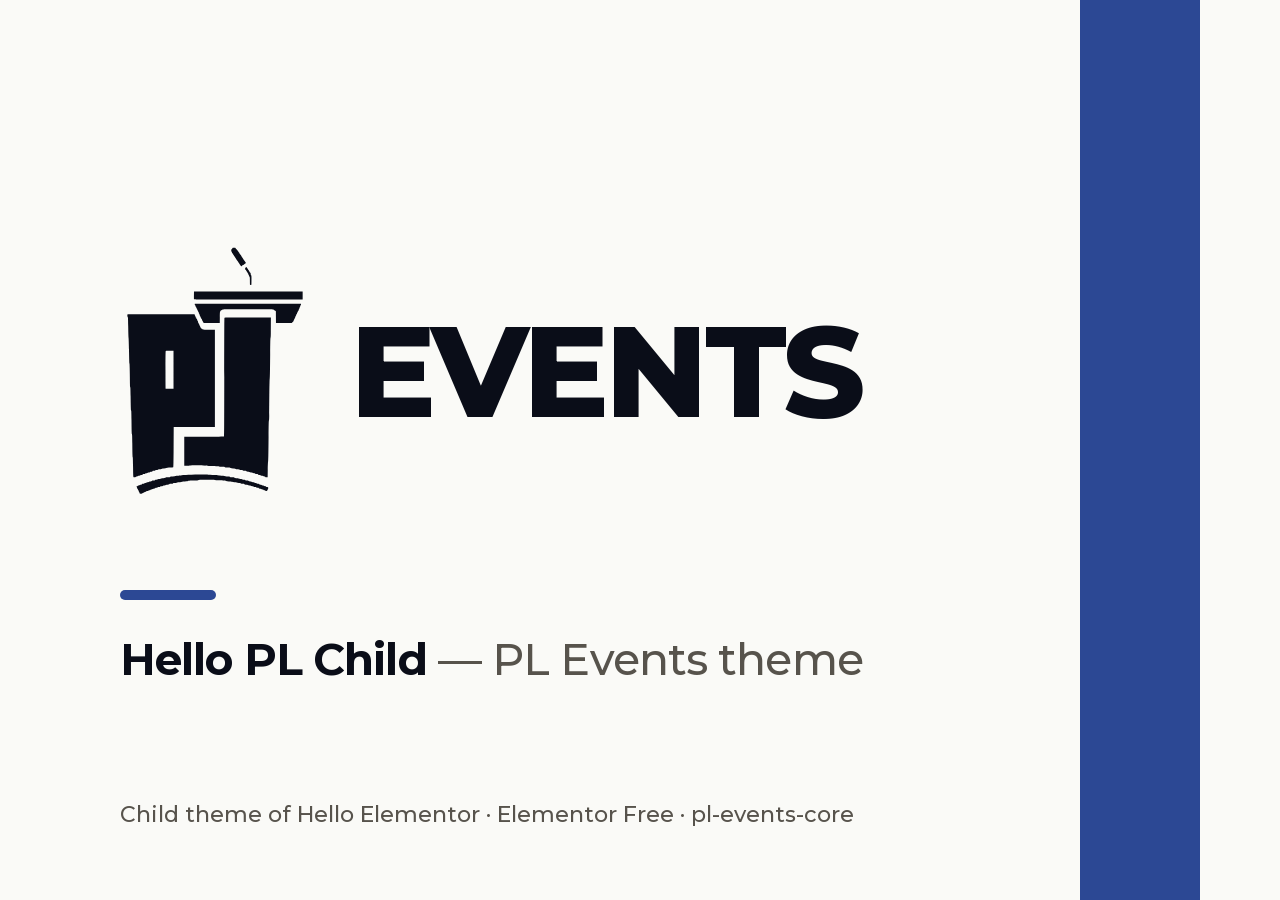
<file: tools/theme-screenshot.html>
<!doctype html><html><head><meta charset="utf-8"><style>
@font-face{font-family:Montserrat;src:url(../wp-content/themes/hello-pl-child/assets/fonts/montserrat-normal-latin.woff2) format("woff2");font-weight:100 900}
html,body{margin:0;width:1200px;height:900px}
body{background:#FAFAF7;font-family:Montserrat;color:#0A0D18;position:relative;overflow:hidden}
.lock{position:absolute;left:120px;top:240px;display:flex;align-items:center;gap:40px}
.ev{font-weight:800;font-size:128px;letter-spacing:-.03em;line-height:1}
.bar{position:absolute;left:120px;top:590px;width:96px;height:10px;background:#2C4894;border-radius:5px}
.t{position:absolute;left:120px;top:632px;font-weight:700;font-size:44px;letter-spacing:-.02em}
.t span{color:#57534C;font-weight:500}
.f{position:absolute;left:120px;bottom:72px;font-size:22px;color:#57534C;font-weight:500}
.corner{position:absolute;right:0;top:0;width:120px;height:900px;background:#2C4894}
.corner i{position:absolute;left:-1px;top:0;width:0;height:0}
</style></head><body>
<div class="corner"></div>
<div class="lock"><svg viewBox="118 66 276 380" width="190" height="262" xmlns="http://www.w3.org/2000/svg"><path fill="#0A0D18" fill-rule="evenodd" transform="translate(128.67 76.80) scale(0.29474)" d="M61.2,1211.9C60.6,1211.2 60.0,1209.6 60.0,1208.5C60.0,1207.3 59.1,1205.5 58.0,1204.5C56.9,1203.5 56.0,1201.4 56.0,1199.9C56.0,1198.1 55.3,1196.7 54.0,1196.0C52.7,1195.3 52.0,1193.9 52.0,1192.0C52.0,1190.1 51.3,1188.7 50.0,1188.0C48.8,1187.3 48.0,1185.9 48.0,1184.3C48.0,1182.8 47.3,1180.9 46.4,1179.9C44.4,1177.7 45.3,1176.0 48.5,1176.0C49.9,1176.0 51.4,1175.1 52.0,1174.0C52.7,1172.7 54.1,1172.0 56.1,1172.0C57.8,1172.0 60.3,1171.1 61.7,1170.0C63.1,1168.9 65.8,1168.0 67.6,1168.0C69.9,1168.0 71.3,1167.4 72.0,1166.0C72.8,1164.5 74.1,1164.0 77.4,1164.0C80.4,1164.0 82.2,1163.4 83.5,1162.0C84.8,1160.6 86.6,1160.0 89.5,1160.0C92.4,1160.0 94.2,1159.4 95.5,1158.0C96.8,1156.6 98.6,1156.0 101.5,1156.0C104.4,1156.0 106.2,1155.4 107.5,1154.0C108.8,1152.5 110.6,1152.0 114.0,1152.0C117.4,1152.0 119.2,1151.5 120.5,1150.0C121.9,1148.4 123.6,1148.0 128.0,1148.0C132.4,1148.0 134.1,1147.6 135.5,1146.0C136.9,1144.5 138.6,1144.0 142.7,1144.0C146.7,1144.0 148.9,1143.4 150.7,1142.0C152.6,1140.5 154.8,1140.0 158.9,1140.0C162.8,1140.0 165.4,1139.4 167.5,1138.0C169.7,1136.6 172.2,1136.0 176.6,1136.0C180.6,1136.0 184.3,1135.3 187.1,1134.0C190.3,1132.6 193.7,1132.0 199.6,1132.0C206.2,1132.0 208.2,1131.6 210.3,1130.0C212.4,1128.3 214.3,1128.0 221.7,1128.0C228.1,1128.0 231.9,1127.5 235.8,1126.0C239.8,1124.4 243.4,1124.0 251.9,1124.0C259.6,1124.0 264.0,1123.5 267.1,1122.3C271.9,1120.5 292.2,1119.5 356.0,1118.2C380.9,1117.7 390.0,1117.8 391.5,1118.7C392.8,1119.5 402.0,1119.9 419.5,1120.2C442.3,1120.5 445.8,1120.7 448.0,1122.2C450.0,1123.7 452.6,1124.0 462.6,1124.0C472.6,1124.0 475.6,1124.4 479.1,1126.0C482.5,1127.5 485.7,1128.0 493.6,1128.0C502.2,1128.0 504.1,1128.3 506.3,1130.0C508.4,1131.6 510.3,1132.0 517.2,1132.0C523.8,1132.0 526.1,1132.4 528.5,1134.0C530.8,1135.5 533.2,1136.0 538.5,1136.0C543.8,1136.0 546.2,1136.5 548.5,1138.0C550.7,1139.4 553.2,1140.0 557.6,1140.0C562.4,1140.0 564.1,1140.4 565.5,1142.0C566.9,1143.6 568.6,1144.0 573.2,1144.0C577.7,1144.0 579.8,1144.5 581.7,1146.0C583.6,1147.4 585.8,1148.0 589.7,1148.0C593.7,1148.0 595.9,1148.6 597.7,1150.0C599.4,1151.3 601.8,1152.0 604.7,1152.0C607.7,1152.0 610.0,1152.7 611.7,1154.0C613.4,1155.3 615.8,1156.0 618.5,1156.0C621.3,1156.0 623.5,1156.7 625.0,1158.0C626.5,1159.3 628.7,1160.0 631.2,1160.0C633.7,1160.0 636.2,1160.8 637.7,1162.0C639.2,1163.1 641.8,1164.0 643.7,1164.0C645.7,1164.0 648.3,1164.9 649.7,1166.0C651.2,1167.2 653.8,1168.0 656.0,1168.0C658.4,1168.0 660.3,1168.7 661.5,1170.0C662.7,1171.3 664.6,1172.0 667.0,1172.0C669.4,1172.0 671.3,1172.7 672.5,1174.0C673.8,1175.4 675.6,1176.0 678.6,1176.0C681.9,1176.0 683.2,1176.5 684.0,1178.0C684.7,1179.4 686.1,1180.0 688.4,1180.0C693.7,1180.0 697.0,1185.1 693.5,1188.0C692.7,1188.7 692.0,1190.5 692.0,1191.9C692.0,1195.1 687.4,1200.0 684.4,1200.0C683.2,1200.0 681.5,1199.1 680.5,1198.0C679.5,1196.9 677.5,1196.0 676.0,1196.0C674.5,1196.0 672.5,1195.1 671.5,1194.0C670.3,1192.6 668.4,1192.0 665.8,1192.0C663.3,1192.0 660.8,1191.2 659.3,1190.0C657.7,1188.8 655.2,1188.0 652.9,1188.0C650.1,1188.0 648.8,1187.5 648.0,1186.0C647.2,1184.4 645.9,1184.0 642.0,1184.0C638.1,1184.0 636.8,1183.6 636.0,1182.0C635.2,1180.4 633.9,1180.0 630.1,1180.0C626.8,1180.0 624.5,1179.4 622.7,1178.0C621.0,1176.6 618.7,1176.0 615.5,1176.0C612.3,1176.0 610.0,1175.4 608.3,1174.0C606.5,1172.6 604.2,1172.0 600.8,1172.0C597.3,1172.0 595.0,1171.4 593.3,1170.0C591.4,1168.5 589.2,1168.0 585.0,1168.0C580.6,1168.0 578.9,1167.6 577.5,1166.0C576.0,1164.4 574.4,1164.0 569.1,1164.0C564.2,1164.0 561.7,1163.5 559.5,1162.0C557.2,1160.5 554.8,1160.0 549.5,1160.0C544.4,1160.0 541.4,1159.5 538.7,1158.0C536.0,1156.5 533.1,1156.0 528.0,1156.0C523.4,1156.0 519.2,1155.3 515.8,1154.0C511.8,1152.5 508.0,1152.0 500.5,1152.0C493.7,1151.9 489.2,1151.4 486.5,1150.3C482.8,1148.8 470.0,1147.8 440.3,1146.7C436.9,1146.6 433.5,1145.9 432.9,1145.2C431.9,1144.3 422.5,1144.0 392.5,1144.0C359.3,1144.1 353.2,1144.3 351.5,1145.6C350.3,1146.5 347.3,1147.1 344.0,1147.1C341.0,1147.1 330.2,1147.5 320.0,1147.8C305.2,1148.4 300.9,1148.9 298.3,1150.3C295.8,1151.6 292.7,1152.0 284.0,1152.0C274.9,1152.0 272.2,1152.4 269.0,1154.0C266.0,1155.5 263.1,1156.0 256.7,1156.0C249.8,1156.0 247.8,1156.4 245.7,1158.0C243.6,1159.6 241.7,1160.0 234.7,1160.0C227.6,1160.0 226.0,1160.3 224.5,1162.0C223.0,1163.6 221.4,1164.0 215.8,1164.0C210.3,1164.0 208.3,1164.4 206.3,1166.0C204.4,1167.4 202.2,1168.0 198.3,1168.0C194.3,1168.0 192.1,1168.6 190.3,1170.0C188.5,1171.4 186.2,1172.0 182.4,1172.0C178.1,1172.0 176.9,1172.4 176.0,1174.0C175.1,1175.6 173.9,1176.0 169.1,1176.0C164.6,1176.0 162.9,1176.4 161.5,1178.0C160.2,1179.5 158.4,1180.0 155.0,1180.0C151.6,1180.0 149.8,1180.5 148.5,1182.0C147.3,1183.3 145.4,1184.0 143.0,1184.0C140.8,1184.0 138.2,1184.8 136.7,1186.0C135.3,1187.1 132.7,1188.0 130.7,1188.0C128.8,1188.0 126.2,1188.9 124.7,1190.0C123.3,1191.1 120.7,1192.0 118.7,1192.0C116.6,1192.0 114.6,1192.7 113.5,1194.0C112.4,1195.2 110.4,1196.0 108.4,1196.0C106.1,1196.0 104.7,1196.6 104.0,1198.0C103.2,1199.5 101.9,1200.0 99.1,1200.0C96.8,1200.0 94.3,1200.8 92.7,1202.0C91.3,1203.1 89.0,1204.0 87.6,1204.0C86.1,1204.0 84.6,1204.8 84.0,1206.0C83.4,1207.2 81.9,1208.0 80.3,1208.0C78.9,1208.0 76.3,1208.9 74.6,1209.9C70.5,1212.4 62.9,1213.6 61.2,1211.9ZM31.1,1131.1C29.0,1129.7 28.8,1126.8 28.1,1079.5C27.8,1055.3 27.1,1034.9 26.7,1034.3C25.5,1032.4 24.8,1012.7 24.4,964.6C24.1,933.8 23.6,920.2 22.8,919.3C21.4,917.6 21.1,907.2 20.4,849.1C20.1,816.0 19.6,804.3 18.7,803.2C17.2,801.3 16.8,791.0 16.1,733.4C15.6,698.9 15.2,689.0 14.2,687.7C13.2,686.6 12.8,682.5 12.8,673.8C12.7,634.2 11.4,573.2 10.6,571.7C9.6,569.6 9.3,562.5 8.1,503.5C7.5,478.8 6.6,452.6 6.0,445.5C5.4,438.4 4.6,412.4 4.2,387.9C3.6,347.3 3.3,343.0 1.8,341.3C0.6,340.0 0.0,337.7 -0.0,334.2L-0.0,329.1L4.2,328.5C6.6,328.2 81.2,328.1 170.0,328.2L331.5,328.5L331.8,331.1C332.0,332.6 333.0,334.6 334.1,335.6C335.1,336.5 336.0,338.6 336.0,340.1C336.0,341.9 336.7,343.3 338.0,344.0C339.3,344.7 340.0,346.1 340.0,348.0C340.0,349.9 340.7,351.3 342.0,352.0C343.3,352.7 344.0,354.1 344.0,356.0C344.0,357.9 344.7,359.3 346.0,360.0C347.4,360.7 348.0,362.1 348.0,364.5C348.0,366.3 348.4,368.1 348.9,368.5C350.3,369.3 356.0,381.0 356.0,383.0C356.0,384.0 356.9,385.9 358.0,387.3C359.1,388.7 360.0,390.6 360.0,391.5C360.0,393.5 365.1,400.0 366.6,400.0C367.2,400.0 368.9,400.9 370.3,402.0C372.6,403.8 374.6,404.0 402.1,404.2L431.5,404.5L431.5,644.0L431.5,883.5L330.0,884.0L228.5,884.5L228.0,982.7C227.6,1060.3 227.2,1081.2 226.2,1082.2C225.4,1083.0 220.6,1083.6 211.2,1083.8C200.5,1084.0 196.5,1084.5 192.8,1086.1C189.6,1087.4 185.8,1088.0 180.5,1088.0C174.3,1088.0 172.3,1088.4 170.3,1090.0C168.3,1091.6 166.2,1092.0 160.4,1092.0C154.1,1092.0 152.9,1092.3 152.0,1094.0C151.1,1095.6 149.9,1096.0 145.1,1096.0C140.6,1096.0 138.9,1096.4 137.5,1098.0C136.1,1099.5 134.4,1100.0 130.4,1100.0C126.1,1100.0 124.9,1100.4 124.0,1102.0C123.2,1103.6 121.9,1104.0 118.0,1104.0C114.1,1104.0 112.8,1104.4 112.0,1106.0C111.2,1107.6 109.9,1108.0 106.0,1108.0C102.1,1108.0 100.8,1108.4 100.0,1110.0C99.2,1111.6 97.9,1112.0 94.0,1112.0C90.1,1112.0 88.8,1112.4 88.0,1114.0C87.2,1115.6 85.9,1116.0 82.0,1116.0C78.1,1116.0 76.8,1116.4 76.0,1118.0C75.2,1119.5 73.9,1120.0 70.6,1120.0C67.6,1120.0 65.8,1120.6 64.5,1122.0C63.2,1123.4 61.4,1124.0 58.5,1124.0C55.6,1124.0 53.8,1124.6 52.5,1126.0C51.4,1127.3 49.4,1128.0 47.3,1128.0C45.3,1128.0 42.7,1128.9 41.3,1130.0C38.6,1132.1 33.5,1132.6 31.1,1131.1ZM680.0,1130.1C679.2,1128.5 677.9,1128.0 675.1,1128.0C672.8,1128.0 670.3,1127.2 668.7,1126.0C667.0,1124.7 664.7,1124.0 661.6,1124.0C658.1,1124.0 656.8,1123.6 656.0,1122.0C655.2,1120.4 653.9,1120.0 650.0,1120.0C646.1,1120.0 644.8,1119.6 644.0,1118.0C643.1,1116.4 641.9,1116.0 637.6,1116.0C633.6,1116.0 631.9,1115.5 630.5,1114.0C629.2,1112.5 627.4,1112.0 624.0,1112.0C620.8,1112.0 618.5,1111.4 616.7,1110.0C615.0,1108.6 612.7,1108.0 609.2,1108.0C605.8,1108.0 603.5,1107.4 601.7,1106.0C600.0,1104.6 597.7,1104.0 594.2,1104.0C590.8,1104.0 588.5,1103.4 586.7,1102.0C584.8,1100.5 582.7,1100.0 578.2,1100.0C573.8,1100.0 571.6,1099.5 569.7,1098.0C567.7,1096.4 565.7,1096.0 560.2,1096.0C554.8,1096.0 552.7,1095.6 550.7,1094.0C548.7,1092.4 546.7,1092.0 540.7,1092.0C534.7,1092.0 532.9,1091.6 531.0,1090.0C529.1,1088.4 527.3,1088.0 521.0,1088.0C515.4,1088.0 512.0,1087.4 508.9,1086.0C505.5,1084.5 502.3,1084.0 494.5,1084.0C486.2,1084.0 484.0,1083.6 481.5,1082.0C478.9,1080.3 476.8,1080.0 465.3,1080.0C457.6,1080.0 451.9,1079.6 451.5,1079.0C451.2,1078.5 449.6,1078.0 448.1,1078.0C446.6,1078.0 445.0,1077.6 444.4,1077.0C443.9,1076.5 433.6,1075.9 421.5,1075.6C389.1,1074.9 381.8,1074.5 378.7,1073.2C374.7,1071.5 310.8,1071.5 307.7,1073.2C306.5,1073.8 301.9,1074.5 297.5,1074.6C293.1,1074.7 287.5,1075.0 285.0,1075.2L280.5,1075.5L280.5,1004.0L280.5,932.5L377.9,932.2C441.9,932.1 475.7,931.6 476.5,931.0C477.5,930.2 477.7,866.9 477.7,638.0C477.7,446.6 478.0,345.6 478.6,345.0C479.3,344.3 519.4,344.1 593.6,344.2L707.5,344.5L707.3,371.0C707.3,385.6 707.1,407.2 707.1,419.1C707.0,433.2 706.5,442.0 705.7,444.1C704.8,446.6 704.3,468.3 703.9,524.0C703.1,612.4 702.4,647.6 701.3,649.3C700.6,650.3 699.5,746.8 699.2,827.5C699.2,843.4 698.8,850.3 697.8,852.5C696.8,854.9 696.4,871.9 696.0,932.5C695.3,1021.3 694.6,1055.2 693.4,1057.1C692.9,1057.9 692.3,1074.9 692.0,1095.0L691.5,1131.5L686.3,1131.8C681.9,1132.1 681.0,1131.8 680.0,1130.1ZM227.5,602.0L227.5,508.5L209.0,508.2C192.5,508.0 190.4,508.1 189.3,509.7C188.3,511.0 188.0,531.1 188.0,603.0C188.0,653.4 188.3,695.0 188.7,695.4C189.1,695.7 198.0,695.9 208.4,695.8L227.5,695.5L227.5,602.0ZM374.8,369.0C373.2,367.4 372.0,365.0 372.0,363.6C372.0,362.1 371.2,360.6 370.0,360.0C368.7,359.3 368.0,357.9 368.0,356.0C368.0,354.1 367.3,352.7 366.0,352.0C364.7,351.3 364.0,349.9 364.0,348.0C364.0,346.1 363.3,344.7 362.0,344.0C360.8,343.4 360.0,341.9 360.0,340.4C360.0,339.0 359.1,336.7 358.0,335.3C356.9,333.9 356.0,331.8 356.0,330.8C356.0,329.7 355.1,327.7 354.0,326.3C352.9,324.9 352.0,322.5 352.0,321.0C352.0,319.5 351.1,317.5 350.0,316.5C348.9,315.5 348.0,313.7 348.0,312.5C348.0,311.3 347.1,309.5 346.0,308.5C344.9,307.5 344.0,305.4 344.0,303.9C344.0,302.1 343.3,300.7 342.0,300.0C340.7,299.3 340.0,297.9 340.0,296.0C340.0,294.1 339.3,292.7 338.0,292.0C336.7,291.3 336.0,289.9 336.0,288.0C336.0,286.1 335.3,284.7 333.9,284.0C332.4,283.1 332.0,282.1 332.2,279.7L332.5,276.5L594.0,276.5L855.5,276.5L855.8,279.6C856.0,281.6 855.4,283.2 854.0,284.5C852.9,285.5 852.0,287.5 852.0,289.0C852.0,290.5 851.1,292.9 850.0,294.3C848.9,295.7 848.0,297.7 848.0,298.8C848.0,299.8 847.1,301.9 846.0,303.3C844.9,304.7 844.0,307.0 844.0,308.4C844.0,309.9 843.2,311.4 842.0,312.0C840.7,312.7 840.0,314.1 840.0,316.0C840.0,317.9 839.3,319.3 838.0,320.0C836.7,320.7 836.0,322.1 836.0,324.0C836.0,325.9 835.3,327.3 834.0,328.0C832.7,328.7 832.0,330.1 832.0,331.9C832.0,333.4 831.1,335.5 830.0,336.5C828.9,337.5 828.0,339.5 828.0,341.0C828.0,342.5 827.1,344.9 826.0,346.3C824.9,347.7 824.0,349.5 824.0,350.3C824.0,351.1 823.1,352.9 822.0,354.3C820.9,355.7 820.0,358.0 820.0,359.5C820.0,361.3 818.5,363.6 815.0,367.1L810.1,372.0L771.3,371.8L732.5,371.5L732.2,342.5L732.0,313.6L729.3,310.8C727.8,309.3 725.7,308.0 724.5,308.0C723.3,308.0 721.5,307.1 720.5,306.0C718.7,304.0 717.4,304.0 594.5,304.0C471.6,304.0 470.3,304.0 468.5,306.0C467.5,307.1 465.4,308.0 463.8,308.0C461.6,308.0 460.7,308.6 459.9,310.7C459.3,312.3 458.2,314.2 457.4,315.1C456.3,316.3 456.0,322.1 455.8,344.1L455.5,371.5L416.5,371.7L377.5,371.9L374.8,369.0ZM328.4,254.7C328.2,254.0 328.1,245.1 328.2,235.0L328.5,216.5L596.2,216.2L864.0,216.0L864.0,236.0L864.0,256.0L596.5,256.0C379.8,256.0 328.8,255.8 328.4,254.7ZM604.7,183.4C604.3,183.0 604.0,174.4 604.0,164.2C604.0,147.3 603.8,145.6 602.0,143.3C600.9,141.9 600.0,139.8 600.0,138.8C600.0,137.7 599.1,135.7 598.0,134.3C596.9,132.9 596.0,130.9 596.0,129.9C596.0,128.9 595.5,127.8 594.9,127.4C594.3,127.1 593.2,125.2 592.4,123.4C591.6,121.5 590.6,120.0 590.1,120.0C589.6,120.0 588.0,117.5 586.4,114.4C584.9,111.4 582.8,108.4 581.8,107.9C579.0,106.4 579.6,101.9 583.1,98.5L586.1,95.6L588.7,98.4C590.1,99.9 592.4,103.3 593.7,105.8C595.0,108.4 596.9,111.2 597.8,112.0C598.7,112.8 600.6,115.7 602.0,118.3C603.4,121.0 605.3,123.6 606.2,124.1C607.5,124.8 608.0,126.3 608.0,129.9C608.0,133.4 608.5,135.2 610.0,136.5C611.9,138.3 612.0,139.4 611.8,160.9L611.5,183.5L608.5,183.8C606.8,184.0 605.1,183.8 604.7,183.4ZM558.8,89.1C557.3,87.6 554.9,84.1 553.6,81.5C552.2,78.9 550.4,76.2 549.6,75.6C548.8,75.0 547.1,72.5 545.8,70.0C544.5,67.5 541.9,63.9 540.2,62.0C538.4,60.1 536.6,57.4 536.3,56.0C536.0,54.7 534.2,52.0 532.3,50.1C530.5,48.2 528.7,45.5 528.3,44.1C528.0,42.7 526.1,40.0 524.3,38.1C522.4,36.1 520.6,33.3 520.3,31.7C520.0,30.2 518.9,28.5 517.9,27.9C516.8,27.4 516.0,25.9 516.0,24.6C516.0,23.3 515.1,21.5 514.0,20.5C512.6,19.2 512.0,17.4 512.0,14.3C512.0,10.6 512.6,9.3 516.0,5.8C518.2,3.5 520.0,1.2 520.0,0.8C520.0,0.4 522.7,0.0 526.0,0.0C529.3,0.0 532.0,0.4 532.0,1.0C532.0,1.5 534.6,4.6 537.8,7.7C540.9,10.9 544.6,15.7 546.0,18.3C547.4,21.0 549.3,23.6 550.2,24.1C551.2,24.6 552.0,25.9 552.0,26.8C552.0,28.7 554.1,31.9 557.7,35.4C558.9,36.6 561.0,39.8 562.4,42.4C563.8,45.1 565.6,47.8 566.4,48.4C567.2,49.0 569.0,51.7 570.4,54.4C571.8,57.1 573.6,59.8 574.4,60.4C575.2,61.0 577.0,63.7 578.4,66.4C579.8,69.1 581.7,71.8 582.6,72.5C585.0,74.2 583.9,77.3 580.1,79.2C578.2,80.1 576.4,81.4 576.0,82.0C575.3,83.2 572.9,84.7 568.0,87.2C566.6,87.9 564.9,89.3 564.2,90.2C562.5,92.6 562.0,92.5 558.8,89.1Z"/></svg><b class="ev">EVENTS</b></div>
<div class="bar"></div>
<div class="t">Hello PL Child <span>— PL Events theme</span></div>
<div class="f">Child theme of Hello Elementor · Elementor Free · pl-events-core</div>
</body></html>
</file>
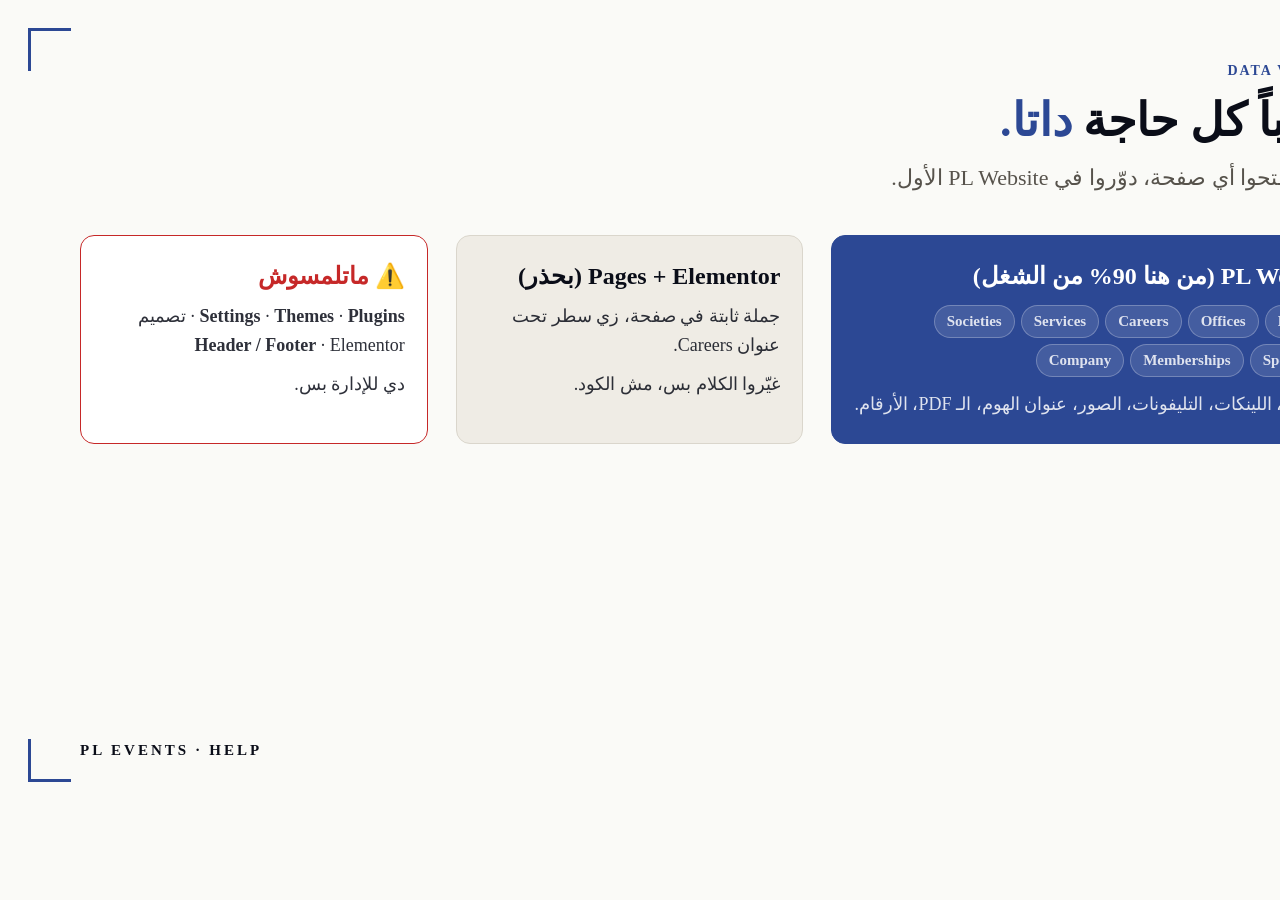
<file: tools/guide/diagrams/data-vs-pages.html>
<!doctype html><html lang="ar" dir="rtl"><head><meta charset="utf-8"><script src="_base.js"></script></head><body>
<div class="k">Data vs pages</div>
<h1>تقريباً كل حاجة <em>داتا.</em></h1>
<p class="sub">قبل ما تفتحوا أي صفحة، دوّروا في PL Website الأول.</p>
<div class="row" style="gap:28px">
 <div class="box blue" style="flex:1.6"><div class="t">PL Website (من هنا 90% من الشغل)</div><div class="d"><span class="chip">Events</span><span class="chip">Offices</span><span class="chip">Careers</span><span class="chip">Services</span><span class="chip">Societies</span><span class="chip">Sponsors</span><span class="chip">Memberships</span><span class="chip">Company</span></div><div class="d">التواريخ، اللينكات، التليفونات، الصور، عنوان الهوم، الـ PDF، الأرقام.</div></div>
 <div class="box sand"><div class="t">Pages + Elementor (بحذر)</div><div class="d">جملة ثابتة في صفحة، زي سطر تحت عنوان Careers.</div><div class="d">غيّروا الكلام بس، مش الكود.</div></div>
 <div class="box" style="border-color:#C62828"><div class="t" style="color:#C62828">⚠️ ماتلمسوش</div><div class="d"><b>Plugins</b> · <b>Themes</b> · <b>Settings</b> · تصميم Elementor · <b>Header / Footer</b></div><div class="d">دي للإدارة بس.</div></div>
</div>
</body></html>
</file>
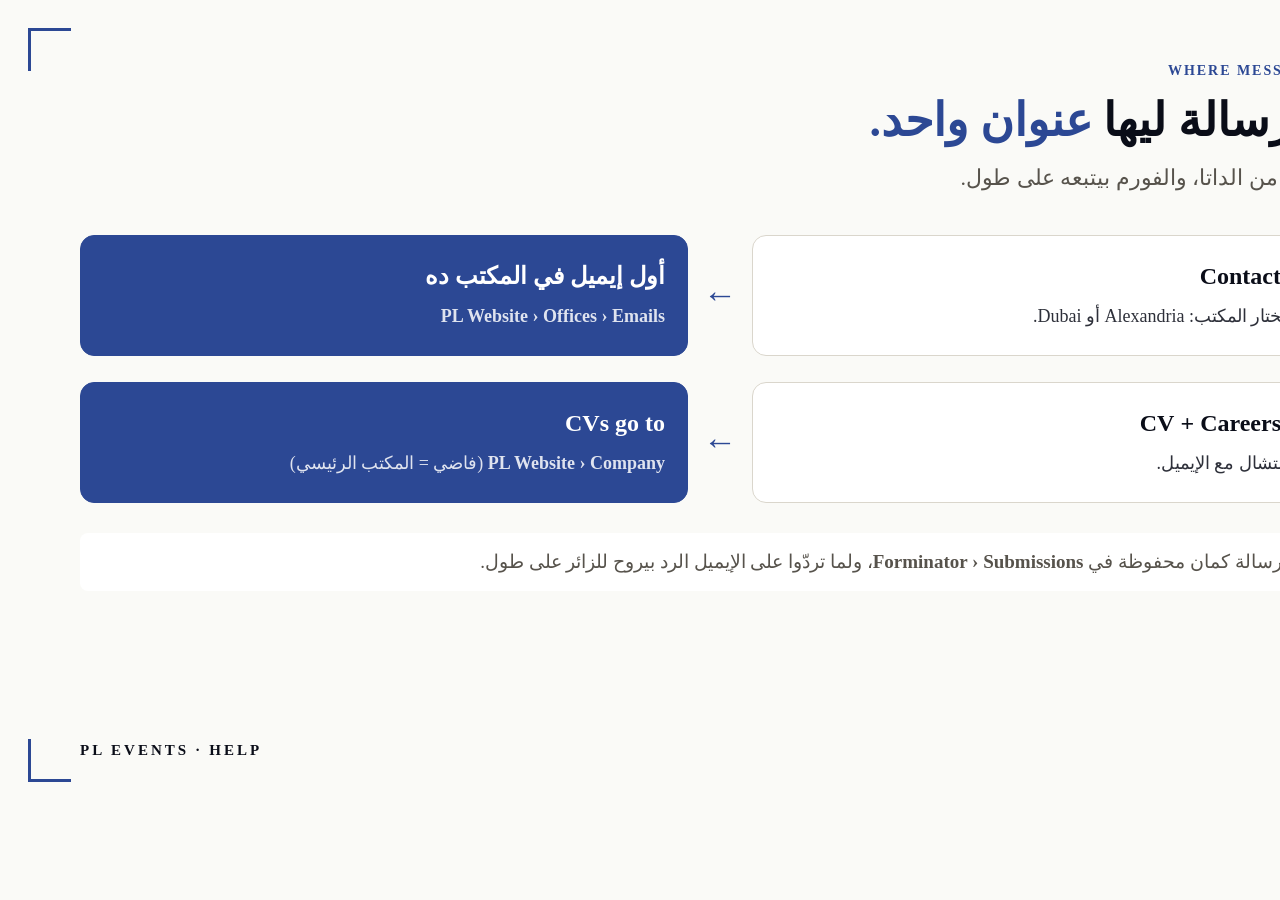
<file: tools/guide/diagrams/forms-flow.html>
<!doctype html><html lang="ar" dir="rtl"><head><meta charset="utf-8"><script src="_base.js"></script></head><body>
<div class="k">Where messages go</div>
<h1>كل رسالة ليها <em>عنوان واحد.</em></h1>
<p class="sub">وبتغيّروه من الداتا، والفورم بيتبعه على طول.</p>
<div class="row" style="margin-bottom:26px">
 <div class="box"><div class="t">فورم <b>Contact</b></div><div class="d">الزائر بيختار المكتب: Alexandria أو Dubai.</div></div>
 <div class="ar">←</div>
 <div class="box blue"><div class="t">أول إيميل في المكتب ده</div><div class="d"><b>PL Website › Offices › Emails</b></div></div>
</div>
<div class="row" style="margin-bottom:26px">
 <div class="box"><div class="t">فورم <b>Careers</b> + CV</div><div class="d">الـ CV متشال مع الإيميل.</div></div>
 <div class="ar">←</div>
 <div class="box blue"><div class="t">CVs go to</div><div class="d"><b>PL Website › Company</b> (فاضي = المكتب الرئيسي)</div></div>
</div>
<div class="note">💡 كل رسالة كمان محفوظة في <b>Forminator › Submissions</b>، ولما تردّوا على الإيميل الرد بيروح للزائر على طول.</div>
</body></html>
</file>
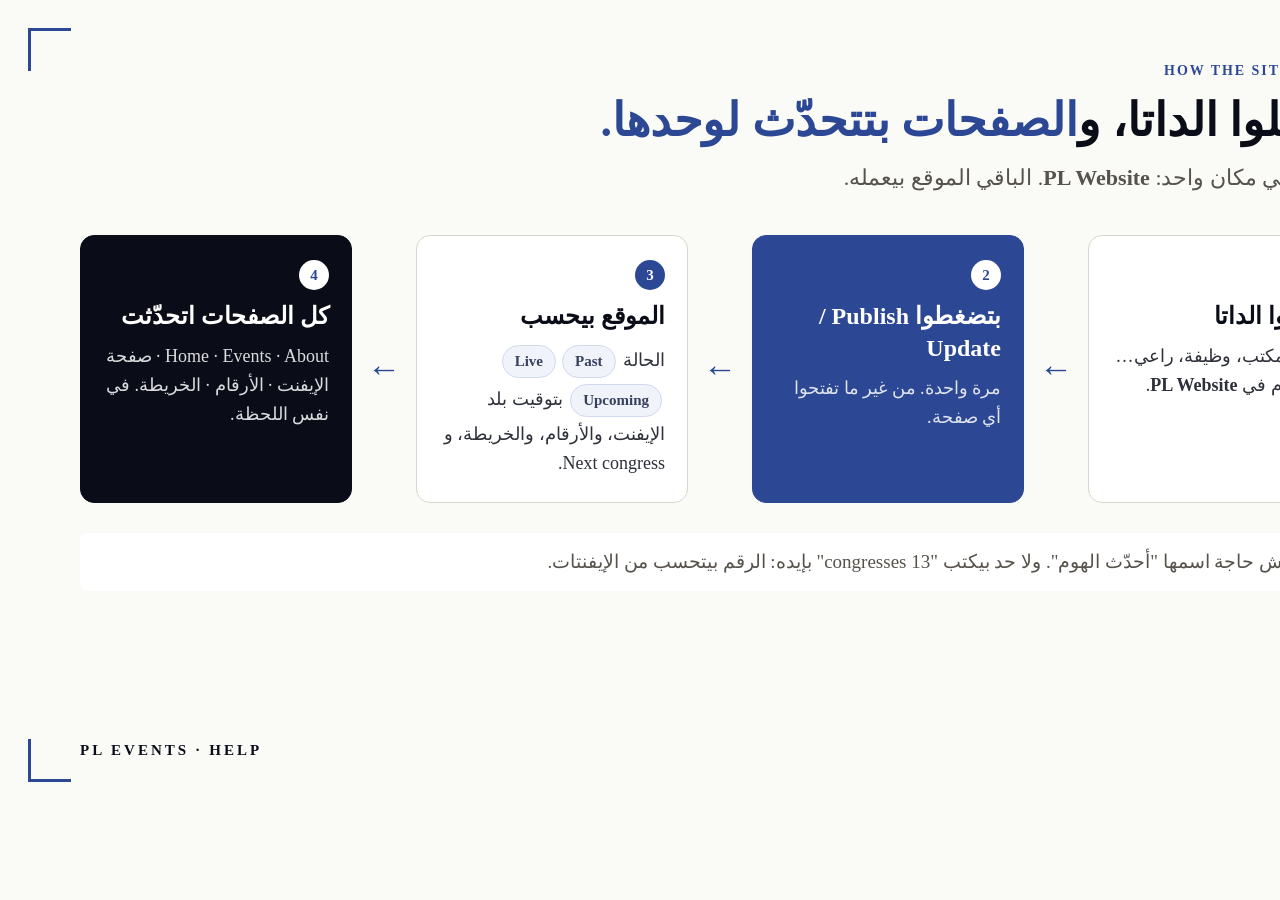
<file: tools/guide/diagrams/how-it-works.html>
<!doctype html><html lang="ar" dir="rtl"><head><meta charset="utf-8"><script src="_base.js"></script></head><body>
<div class="k">How the site works</div>
<h1>بتدخلوا الداتا، و<em>الصفحات بتتحدّث لوحدها.</em></h1>
<p class="sub">شغلكم في مكان واحد: <b>PL Website</b>. الباقي الموقع بيعمله.</p>
<div class="row">
 <div class="box"><div class="n">1</div><div class="t">بتدخلوا الداتا</div><div class="d">إيفنت، مكتب، وظيفة، راعي… من فورم في <b>PL Website</b>.</div></div>
 <div class="ar">←</div>
 <div class="box blue"><div class="n">2</div><div class="t">بتضغطوا <b>Publish</b> / <b>Update</b></div><div class="d">مرة واحدة. من غير ما تفتحوا أي صفحة.</div></div>
 <div class="ar">←</div>
 <div class="box"><div class="n">3</div><div class="t">الموقع بيحسب</div><div class="d">الحالة <span class="chip">Past</span><span class="chip">Live</span><span class="chip">Upcoming</span> بتوقيت بلد الإيفنت، والأرقام، والخريطة، و Next congress.</div></div>
 <div class="ar">←</div>
 <div class="box ink"><div class="n">4</div><div class="t">كل الصفحات اتحدّثت</div><div class="d">Home · Events · About · صفحة الإيفنت · الأرقام · الخريطة. في نفس اللحظة.</div></div>
</div>
<div class="note">💡 مفيش حاجة اسمها "أحدّث الهوم". ولا حد بيكتب "13 congresses" بإيده: الرقم بيتحسب من الإيفنتات.</div>
</body></html>
</file>
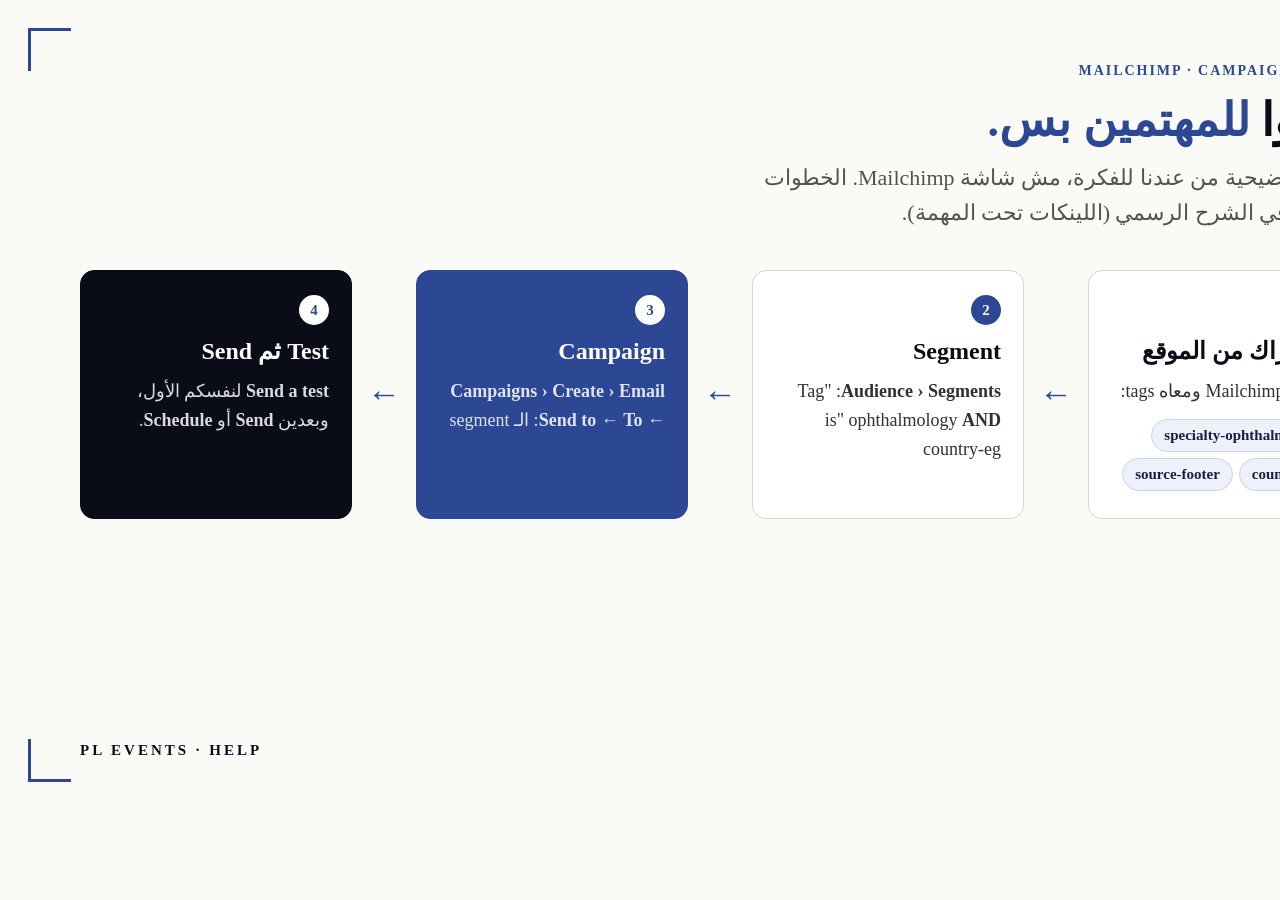
<file: tools/guide/diagrams/nl-mailchimp.html>
<!doctype html><html lang="ar" dir="rtl"><head><meta charset="utf-8"><script src="_base.js"></script></head><body>
<div class="k">Mailchimp · campaign by tag</div>
<h1>ابعتوا <em>للمهتمين بس.</em></h1>
<p class="sub">رسمة توضيحية من عندنا للفكرة، مش شاشة Mailchimp. الخطوات بالظبط في الشرح الرسمي (اللينكات تحت المهمة).</p>
<div class="row">
 <div class="box"><div class="n">1</div><div class="t">الاشتراك من الموقع</div><div class="d">بيوصل Mailchimp ومعاه tags:</div><div><span class="chip">specialty-ophthalmology</span><span class="chip">country-eg</span><span class="chip">source-footer</span></div></div>
 <div class="ar">←</div>
 <div class="box"><div class="n">2</div><div class="t">Segment</div><div class="d"><b>Audience › Segments</b>: "Tag is" ophthalmology <b>AND</b> country-eg</div></div>
 <div class="ar">←</div>
 <div class="box blue"><div class="n">3</div><div class="t">Campaign</div><div class="d"><b>Campaigns › Create › Email</b> ← <b>To</b> ← <b>Send to</b>: الـ segment</div></div>
 <div class="ar">←</div>
 <div class="box ink"><div class="n">4</div><div class="t">Test ثم Send</div><div class="d"><b>Send a test</b> لنفسكم الأول، وبعدين <b>Send</b> أو <b>Schedule</b>.</div></div>
</div>
</body></html>
</file>
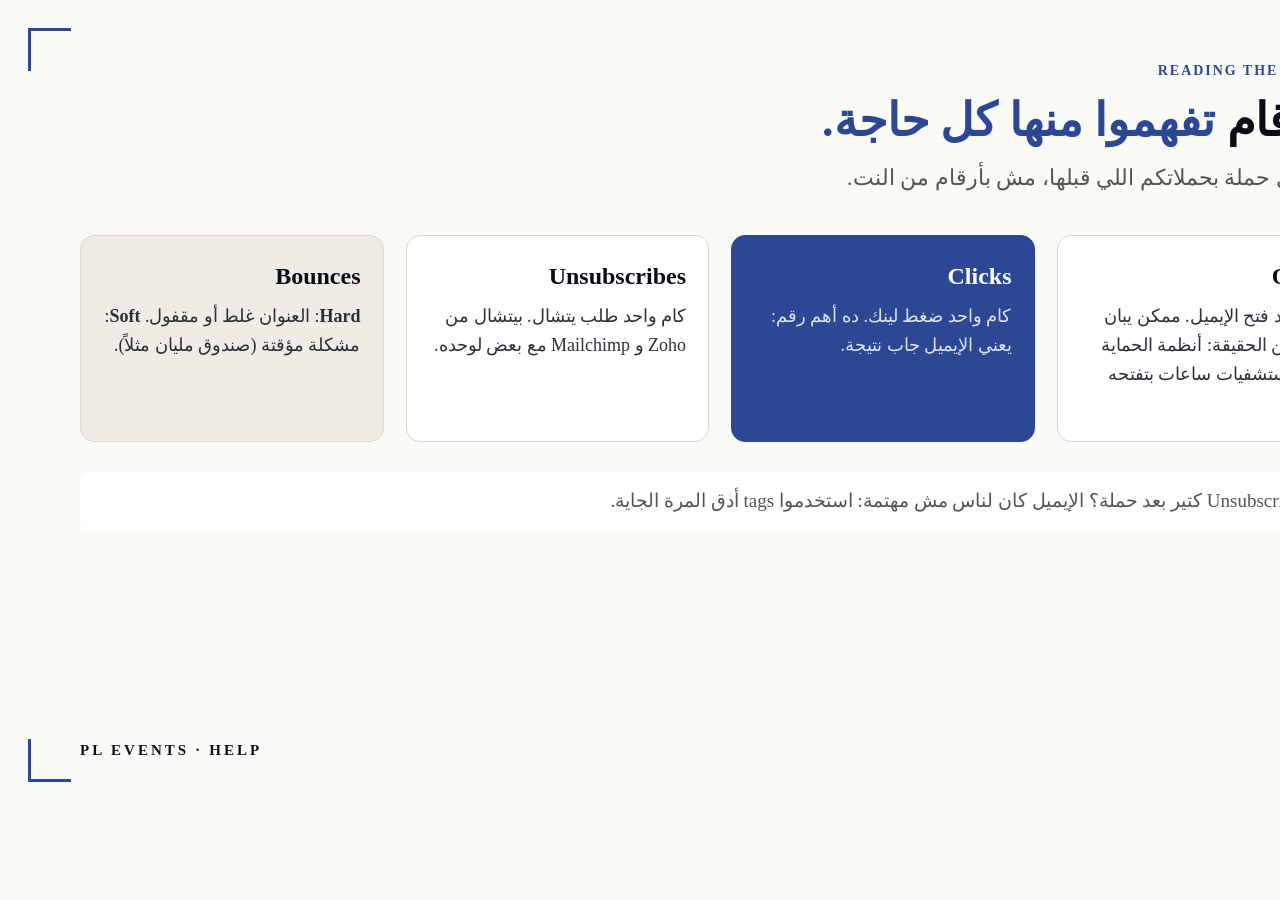
<file: tools/guide/diagrams/nl-results.html>
<!doctype html><html lang="ar" dir="rtl"><head><meta charset="utf-8"><script src="_base.js"></script></head><body>
<div class="k">Reading the results</div>
<h1>4 أرقام <em>تفهموا منها كل حاجة.</em></h1>
<p class="sub">قارنوا كل حملة بحملاتكم اللي قبلها، مش بأرقام من النت.</p>
<div class="row" style="gap:22px">
 <div class="box"><div class="t"><b>Opens</b></div><div class="d">كام واحد فتح الإيميل. ممكن يبان أعلى من الحقيقة: أنظمة الحماية في المستشفيات ساعات بتفتحه لوحدها.</div></div>
 <div class="box blue"><div class="t"><b>Clicks</b></div><div class="d">كام واحد ضغط لينك. ده أهم رقم: يعني الإيميل جاب نتيجة.</div></div>
 <div class="box"><div class="t"><b>Unsubscribes</b></div><div class="d">كام واحد طلب يتشال. بيتشال من Zoho و Mailchimp مع بعض لوحده.</div></div>
 <div class="box sand"><div class="t"><b>Bounces</b></div><div class="d"><b>Hard</b>: العنوان غلط أو مقفول. <b>Soft</b>: مشكلة مؤقتة (صندوق مليان مثلاً).</div></div>
</div>
<div class="note">💡 Unsubscribes كتير بعد حملة؟ الإيميل كان لناس مش مهتمة: استخدموا tags أدق المرة الجاية.</div>
</body></html>
</file>
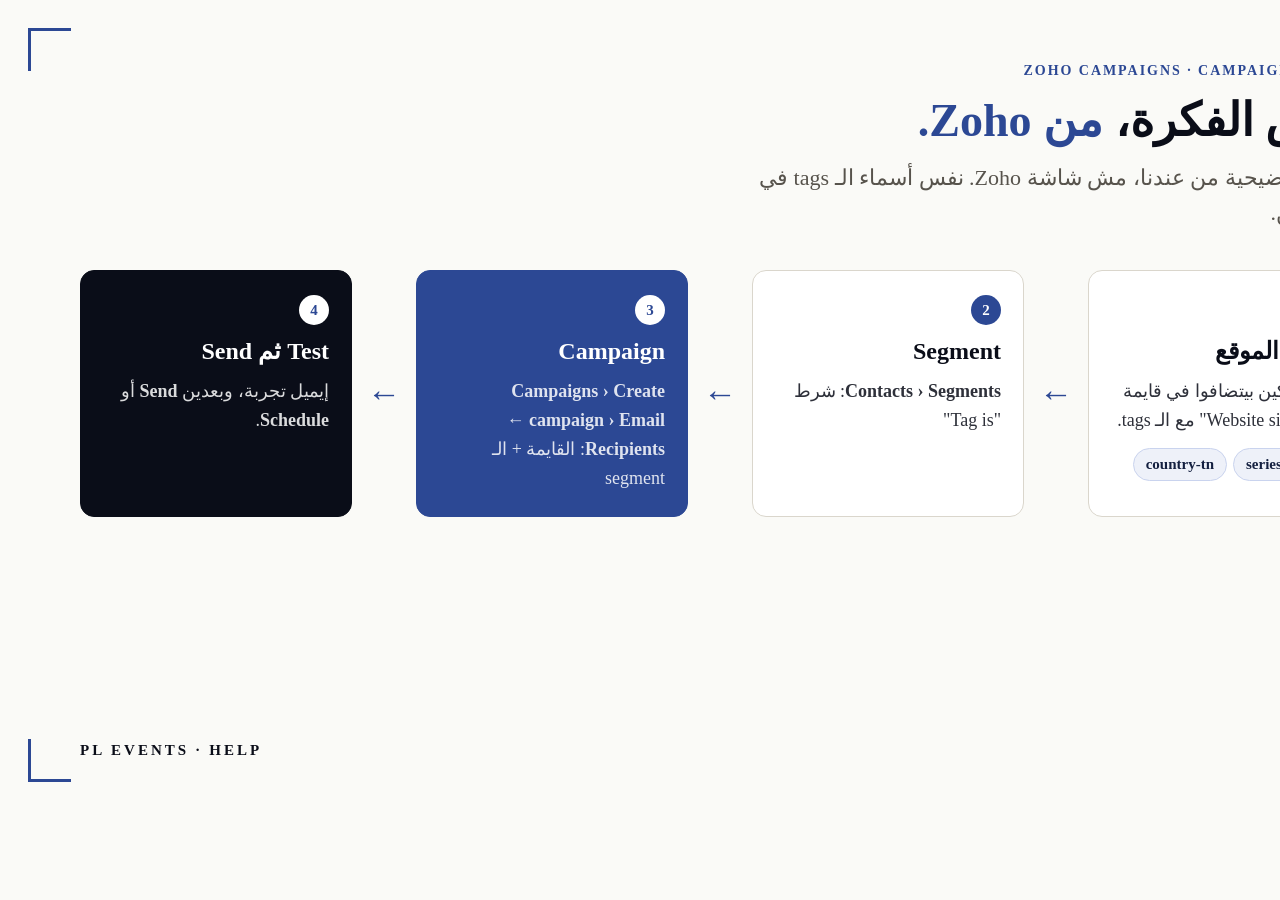
<file: tools/guide/diagrams/nl-zoho.html>
<!doctype html><html lang="ar" dir="rtl"><head><meta charset="utf-8"><script src="_base.js"></script></head><body>
<div class="k">Zoho Campaigns · campaign by tag</div>
<h1>نفس الفكرة، <em>من Zoho.</em></h1>
<p class="sub">رسمة توضيحية من عندنا، مش شاشة Zoho. نفس أسماء الـ tags في الحسابين.</p>
<div class="row">
 <div class="box"><div class="n">1</div><div class="t">قايمة الموقع</div><div class="d">المشتركين بيتضافوا في قايمة "Website sign-ups" مع الـ tags.</div><div><span class="chip">series-deoss</span><span class="chip">country-tn</span></div></div>
 <div class="ar">←</div>
 <div class="box"><div class="n">2</div><div class="t">Segment</div><div class="d"><b>Contacts › Segments</b>: شرط "Tag is"</div></div>
 <div class="ar">←</div>
 <div class="box blue"><div class="n">3</div><div class="t">Campaign</div><div class="d"><b>Campaigns › Create campaign › Email</b> ← <b>Recipients</b>: القايمة + الـ segment</div></div>
 <div class="ar">←</div>
 <div class="box ink"><div class="n">4</div><div class="t">Test ثم Send</div><div class="d">إيميل تجربة، وبعدين <b>Send</b> أو <b>Schedule</b>.</div></div>
</div>
</body></html>
</file>
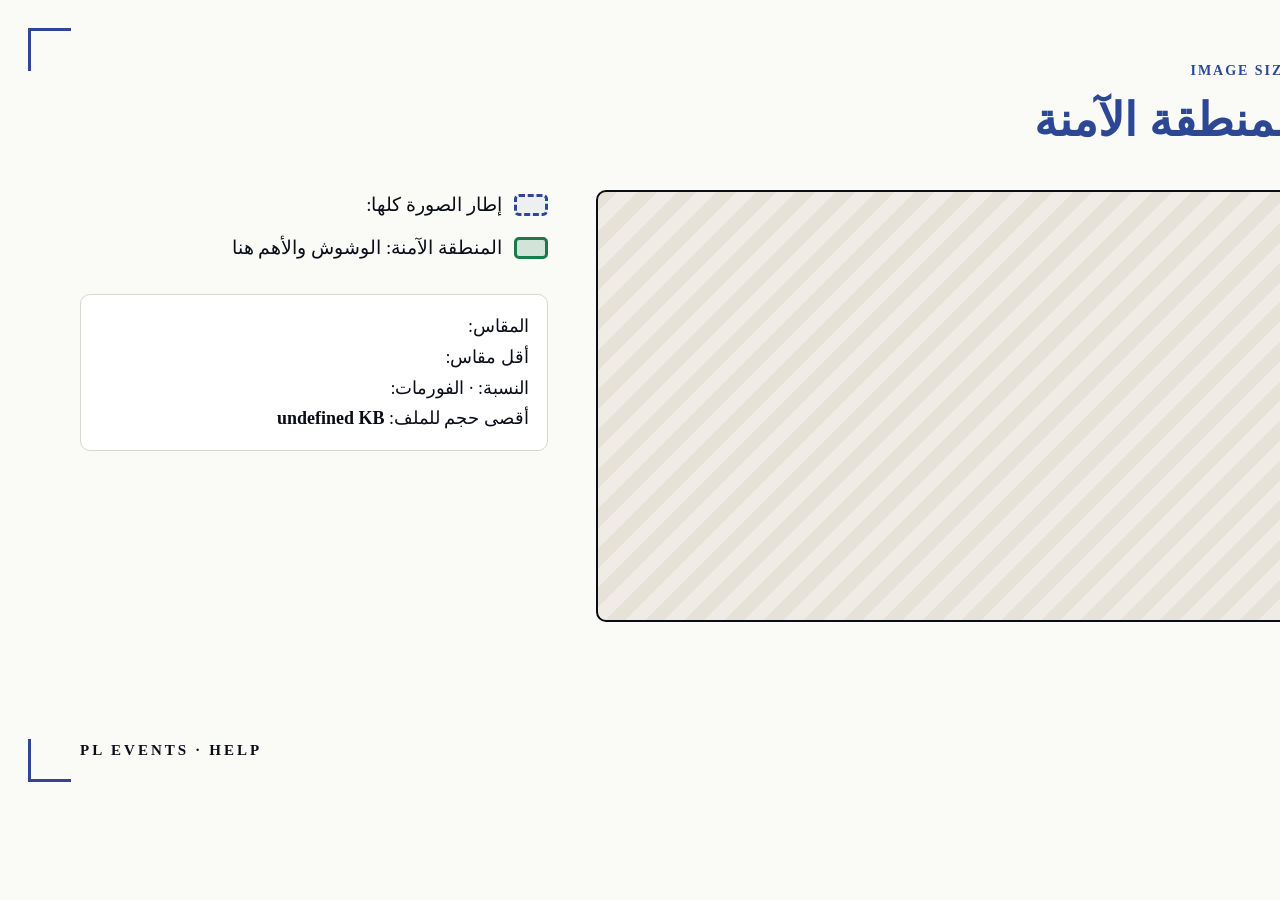
<file: tools/guide/diagrams/safe-zone.html>
<!doctype html>
<html lang="ar" dir="rtl"><head><meta charset="utf-8"><script src="_base.js"></script>
<style>
.wrap{display:flex;gap:48px;align-items:flex-start}
.frame{position:relative;flex:0 0 auto;border-radius:10px;overflow:hidden;background:repeating-linear-gradient(135deg,#E6E2D8 0 14px,#EFECE5 14px 28px);border:2px solid #0A0D18}
.z{position:absolute;box-sizing:border-box}
.z.desk{border:3px dashed #2C4894;background:rgba(44,72,148,.06)}
.z.mob{border:3px solid #142040;background:rgba(20,32,64,.10)}
.z.safe{border:3px solid #1B7A4A;background:rgba(27,122,74,.18)}
.z.text{border:2px dotted #8A5A00;background:rgba(138,90,0,.08)}
.z.cover{background:rgba(198,40,40,.18);border:2px solid #C62828}
.z span{position:absolute;top:6px;right:8px;font:700 13px/1.2 M;color:#0A0D18;background:#fff;border-radius:6px;padding:3px 6px;direction:ltr}
.legend{flex:1;display:flex;flex-direction:column;gap:14px;font:500 19px/1.55 A,M}
.legend .row{display:flex;gap:12px;align-items:flex-start}
.legend i{flex:0 0 34px;height:22px;border-radius:5px;margin-top:4px}
.facts{margin-top:18px;background:#fff;border:1.5px solid #DAD6CC;border-radius:10px;padding:16px 18px;font:500 18px/1.7 A,M}
.facts b{font-family:M}
</style></head>
<body>
<div class="k" id="k"></div>
<h1 id="h"></h1>
<p class="sub" id="sub"></p>
<div class="wrap"><div class="frame" id="f"></div><div class="legend" id="lg"></div></div>
<script>
(function () {
  var S = window.__SPEC || {}, key = window.__SPEC_KEY || 'hero', s = S[key] || {};
  var ratio = (s.upload ? s.upload[0] / s.upload[1] : 16 / 9), W = ratio >= 1 ? 760 : 420, H = Math.round(W / ratio);
  document.getElementById('k').textContent = 'Image size · ' + (s.label || key);
  document.getElementById('h').innerHTML = (s.ar || '') + ' <em>— المنطقة الآمنة</em>';
  document.getElementById('sub').textContent = s.note ? '' : '';
  var f = document.getElementById('f'); f.style.width = W + 'px'; f.style.height = H + 'px';
  var Z = s.zones || {}, names = { desk: 'الكمبيوتر بيبيّن ده', mob: 'الموبايل بيبيّن ده بس', safe: 'المنطقة الآمنة: الوشوش والأهم هنا', text: 'هنا العنوان والزراير فوق الصورة', cover: 'متغطي على الكارت' };
  function box(cls, z, label) { if (!z) return; var d = document.createElement('div'); d.className = 'z ' + cls;
    d.style.left = (z[0] * 100) + '%'; d.style.top = (z[1] * 100) + '%'; d.style.width = ((z[2] - z[0]) * 100) + '%'; d.style.height = ((z[3] - z[1]) * 100) + '%';
    if (label) { var sp = document.createElement('span'); sp.textContent = label; d.appendChild(sp); } f.appendChild(d); }
  if (Z.desktop && (Z.desktop[0] || Z.desktop[1] || Z.desktop[2] < 1 || Z.desktop[3] < 1)) box('desk', Z.desktop, 'desktop');
  if (Z.mobile && (Z.mobile[0] || Z.mobile[1] || Z.mobile[2] < 1 || Z.mobile[3] < 1)) box('mob', Z.mobile, 'mobile');
  if (Z.text) box('text', Z.text, 'headline');
  if (key === 'event_poster') { box('cover', [0.45, 0, 1, 0.15], 'badge'); box('cover', [0, 0.72, 0.5, 1], 'date'); }
  box('safe', Z.safe, 'safe');
  var lg = document.getElementById('lg'), rows = [];
  rows.push(['#2C4894', 'desk', 'إطار الصورة كلها: ' + (s.upload ? s.upload[0] + ' × ' + s.upload[1] + ' px' : '')]);
  if (Z.desktop && (Z.desktop[0] || Z.desktop[2] < 1)) rows.push(['#2C4894', 'desk', names.desk + ' (أضيق كمبيوتر)']);
  if (Z.mobile && (Z.mobile[0] || Z.mobile[1] || Z.mobile[2] < 1 || Z.mobile[3] < 1)) rows.push(['#142040', 'mob', names.mob]);
  if (Z.text) rows.push(['#8A5A00', 'text', names.text]);
  if (key === 'event_poster') rows.push(['#C62828', 'cover', names.cover + ' (الحالة فوق، التاريخ تحت شمال)']);
  rows.push(['#1B7A4A', 'safe', names.safe]);
  rows.forEach(function (r) { var d = document.createElement('div'); d.className = 'row'; d.innerHTML = '<i class="z ' + r[1] + '" style="position:static;border-color:' + r[0] + '"></i><span></span>'; d.lastChild.textContent = r[2]; lg.appendChild(d); });
  var facts = document.createElement('div'); facts.className = 'facts';
  facts.innerHTML = 'المقاس: <b></b><br>أقل مقاس: <b></b><br>النسبة: <b></b> · الفورمات: <b></b><br>أقصى حجم للملف: <b></b>' + (s.duration ? '<br>المدة: <b></b>' : '');
  var bs = facts.querySelectorAll('b'), mb = s.max_kb >= 1024 ? (Math.round(s.max_kb / 102.4) / 10) + ' MB' : s.max_kb + ' KB';
  [s.upload ? s.upload.join(' × ') + ' px' : '', s.min ? s.min.join(' × ') + ' px' : '', s.ratio || '', s.formats || '', mb, s.duration || ''].forEach(function (t, i) { if (bs[i]) bs[i].textContent = t; });
  lg.appendChild(facts);
})();
</script>
</body></html>
</file>
